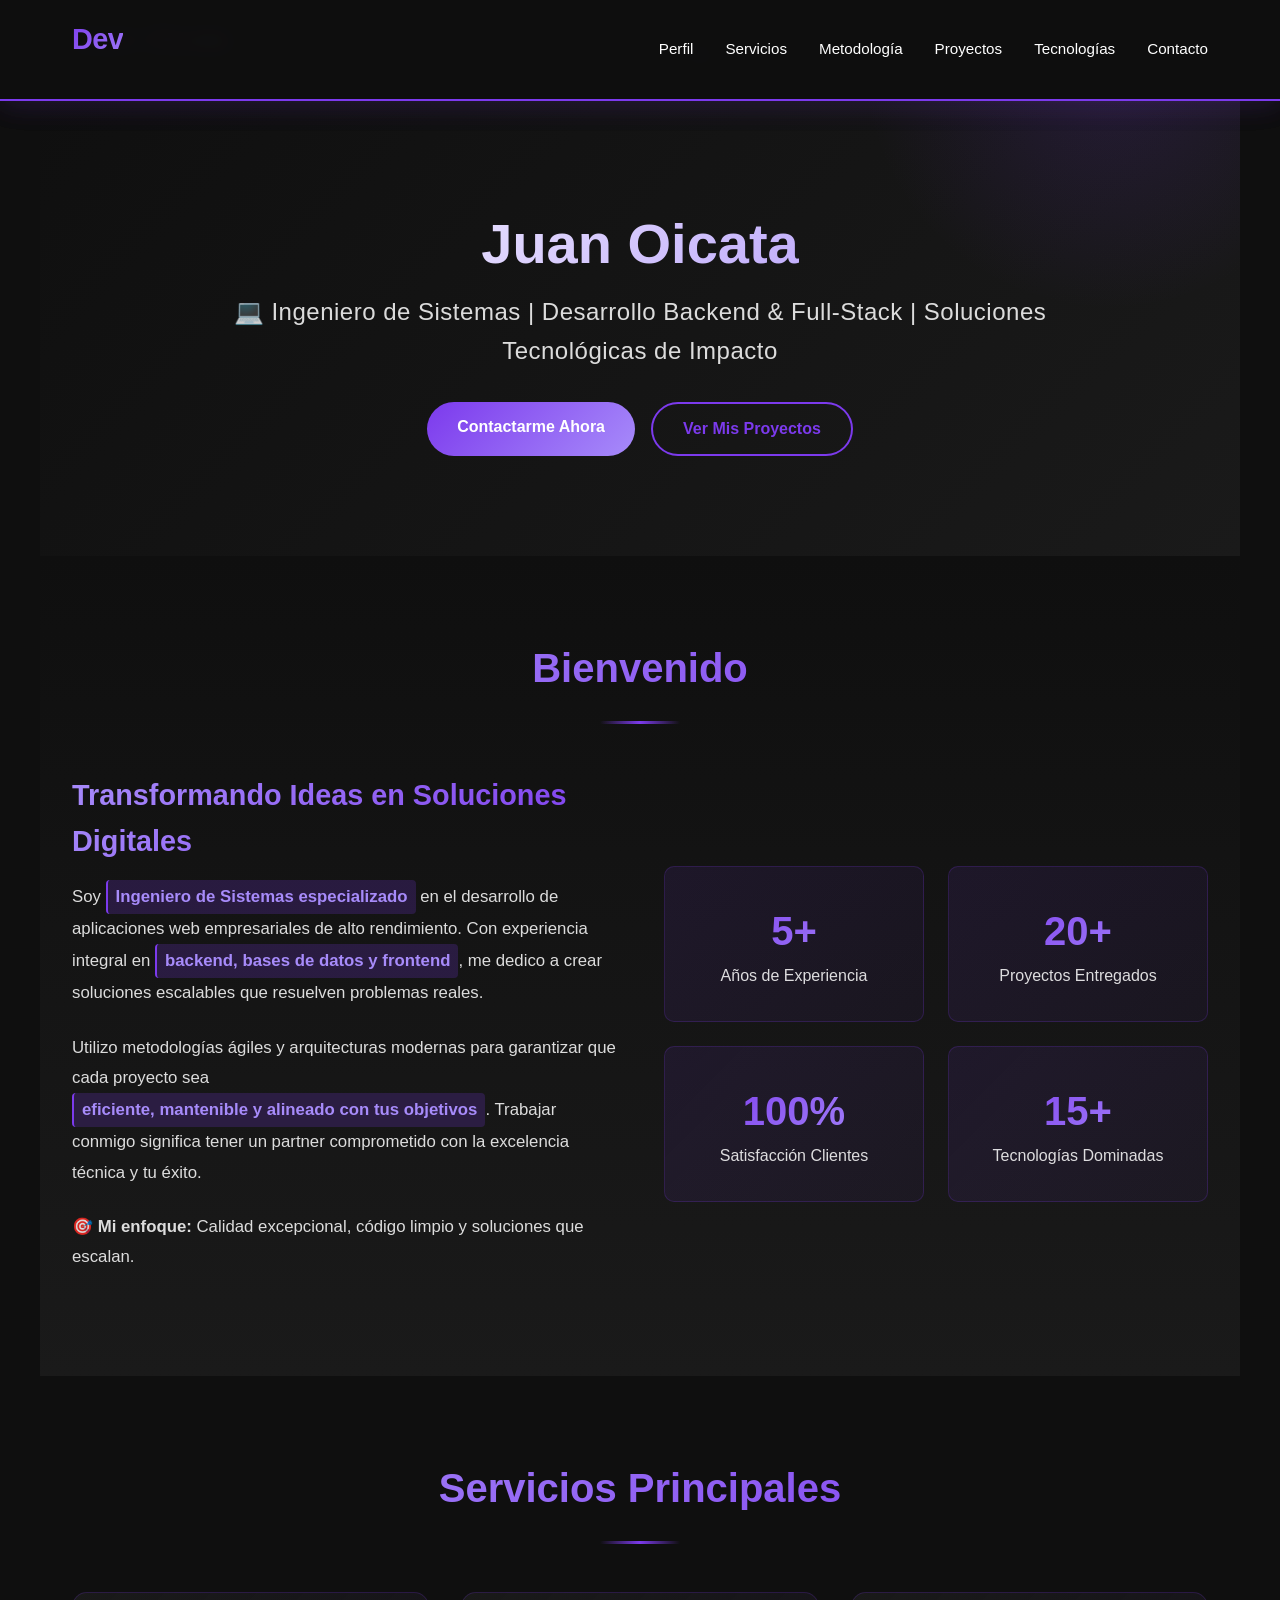
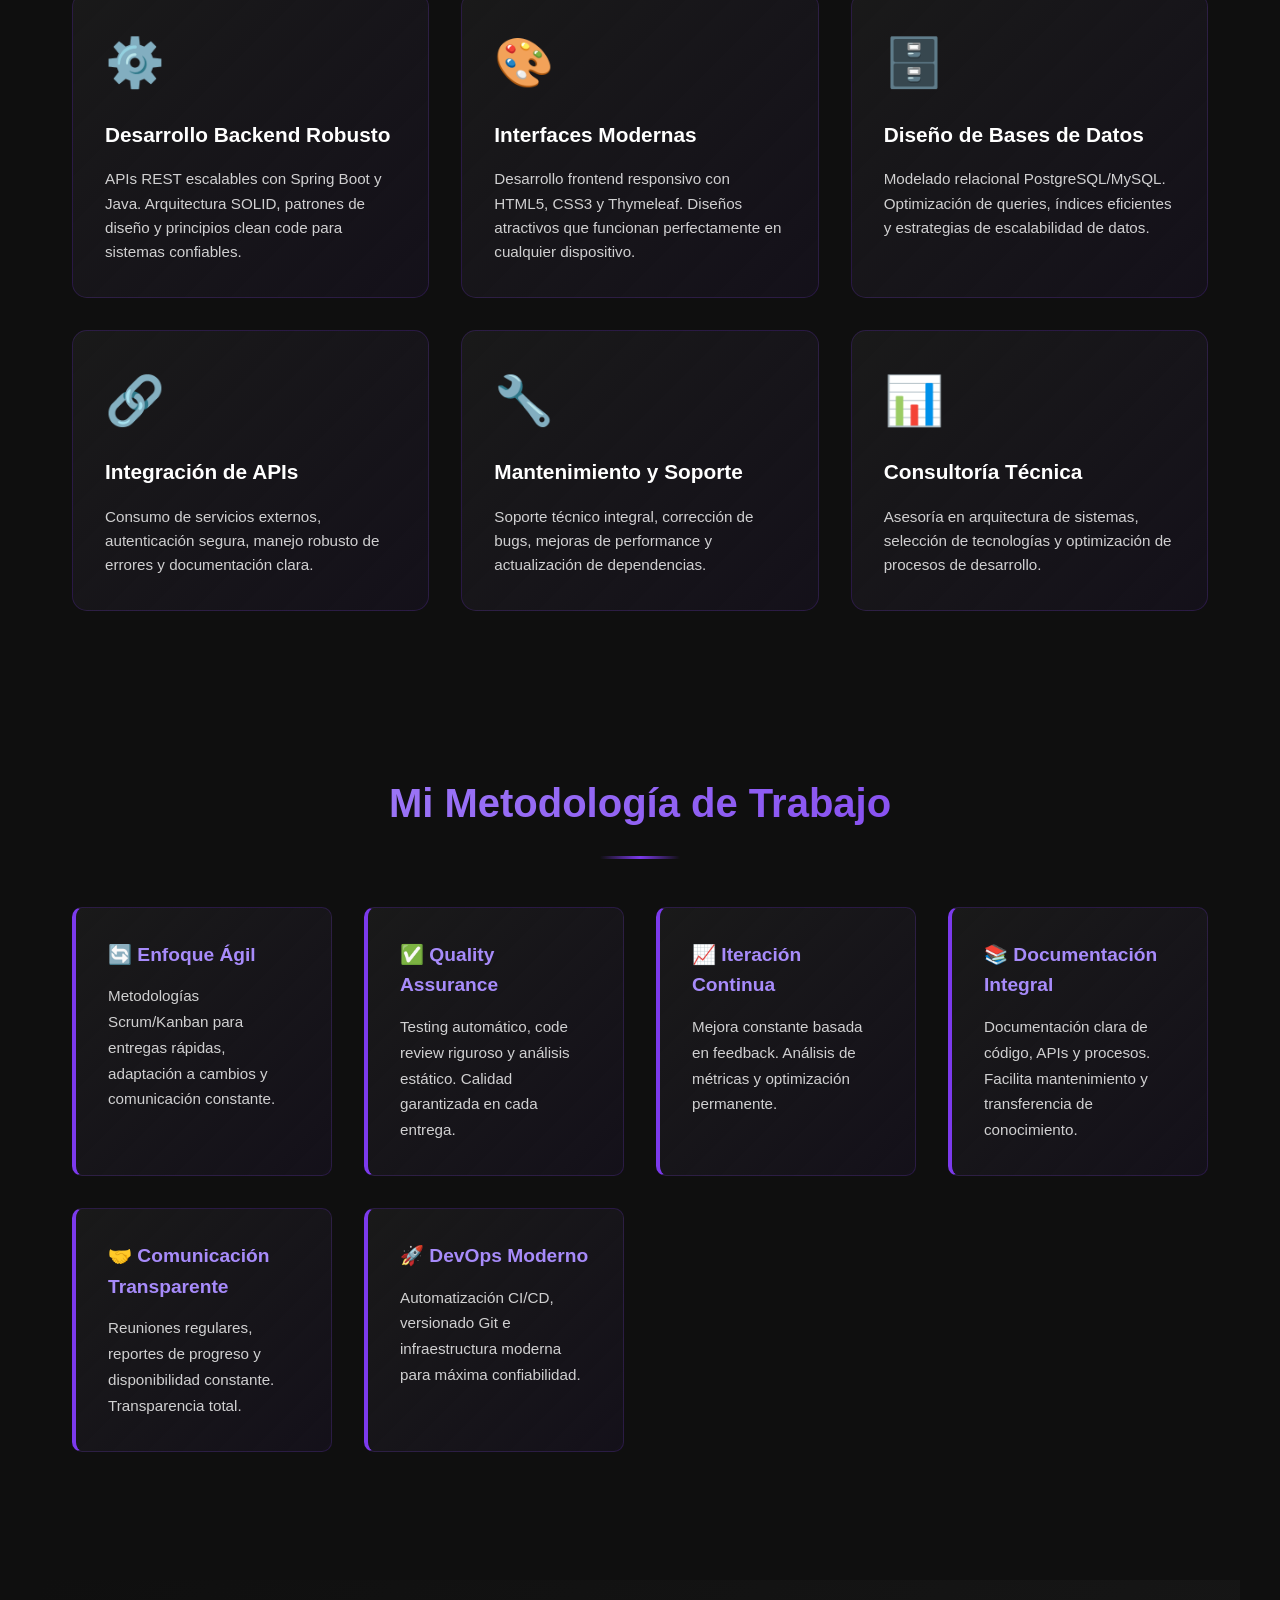
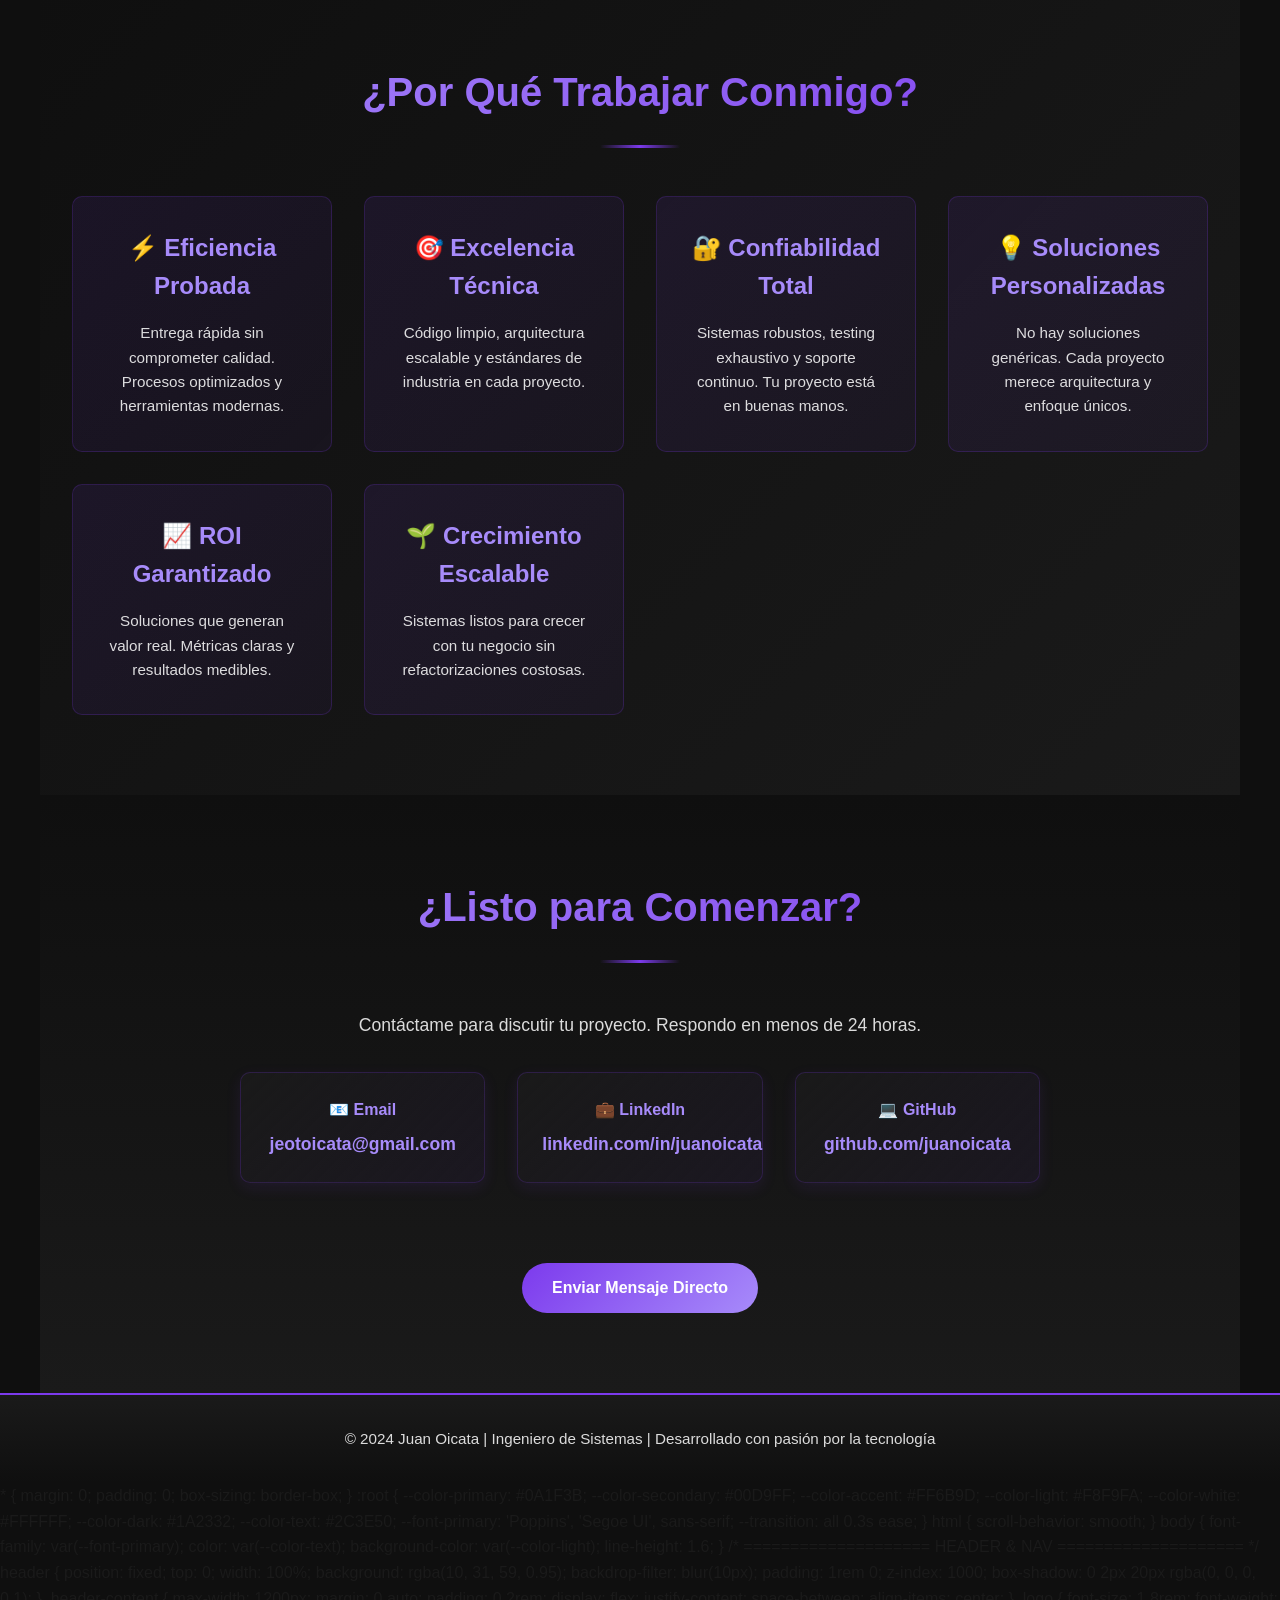
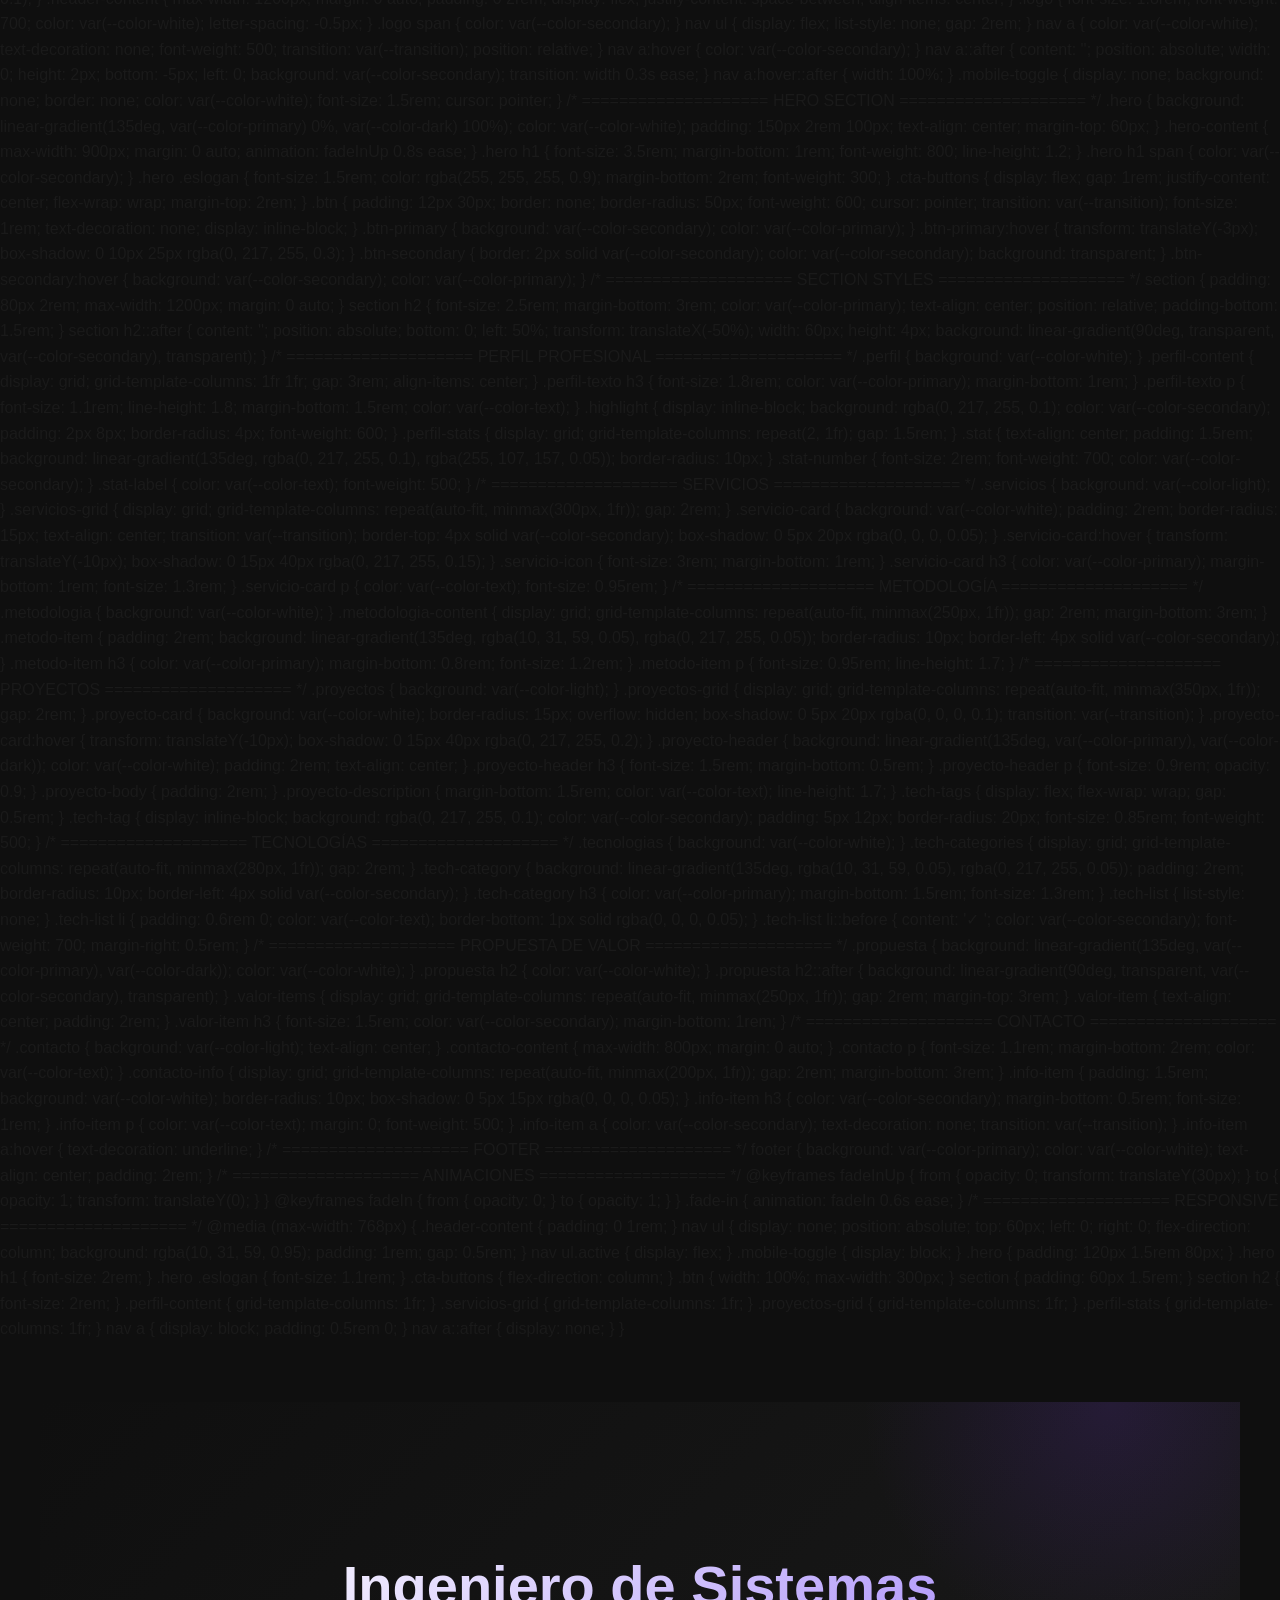
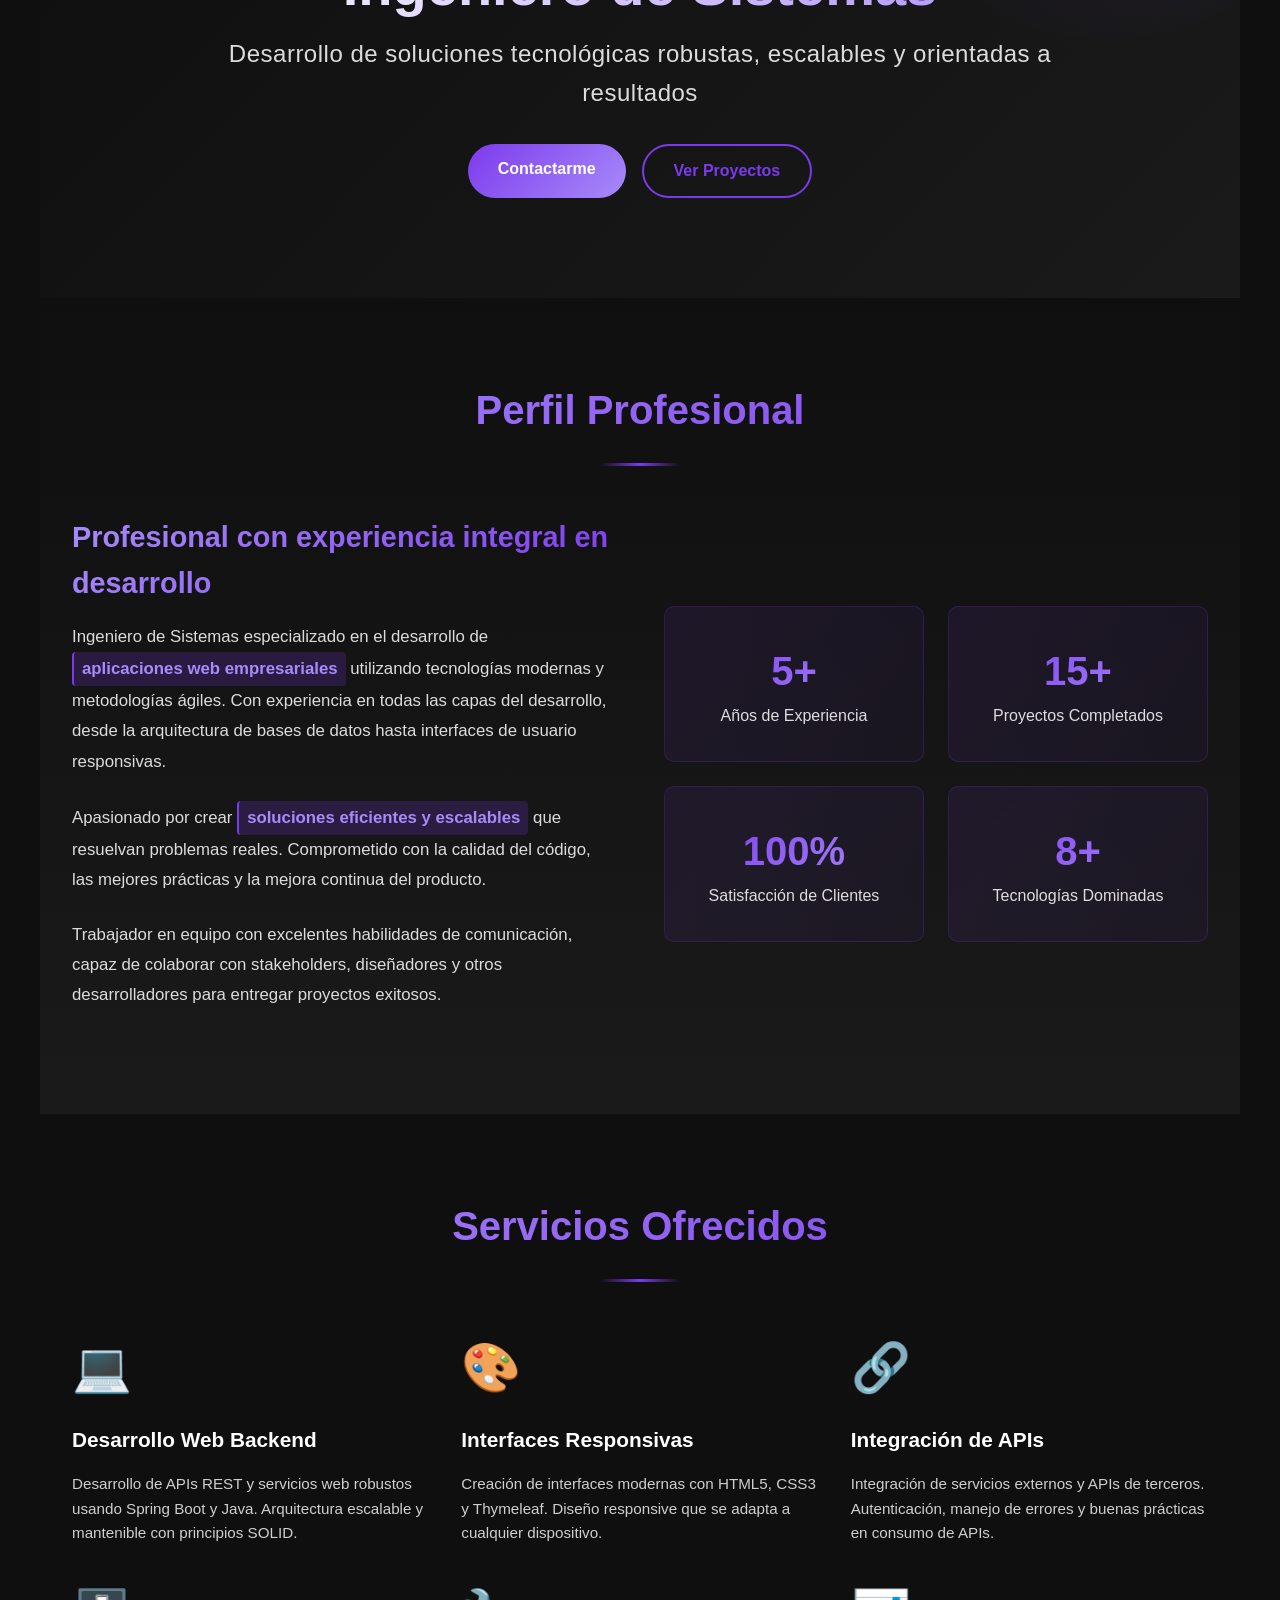
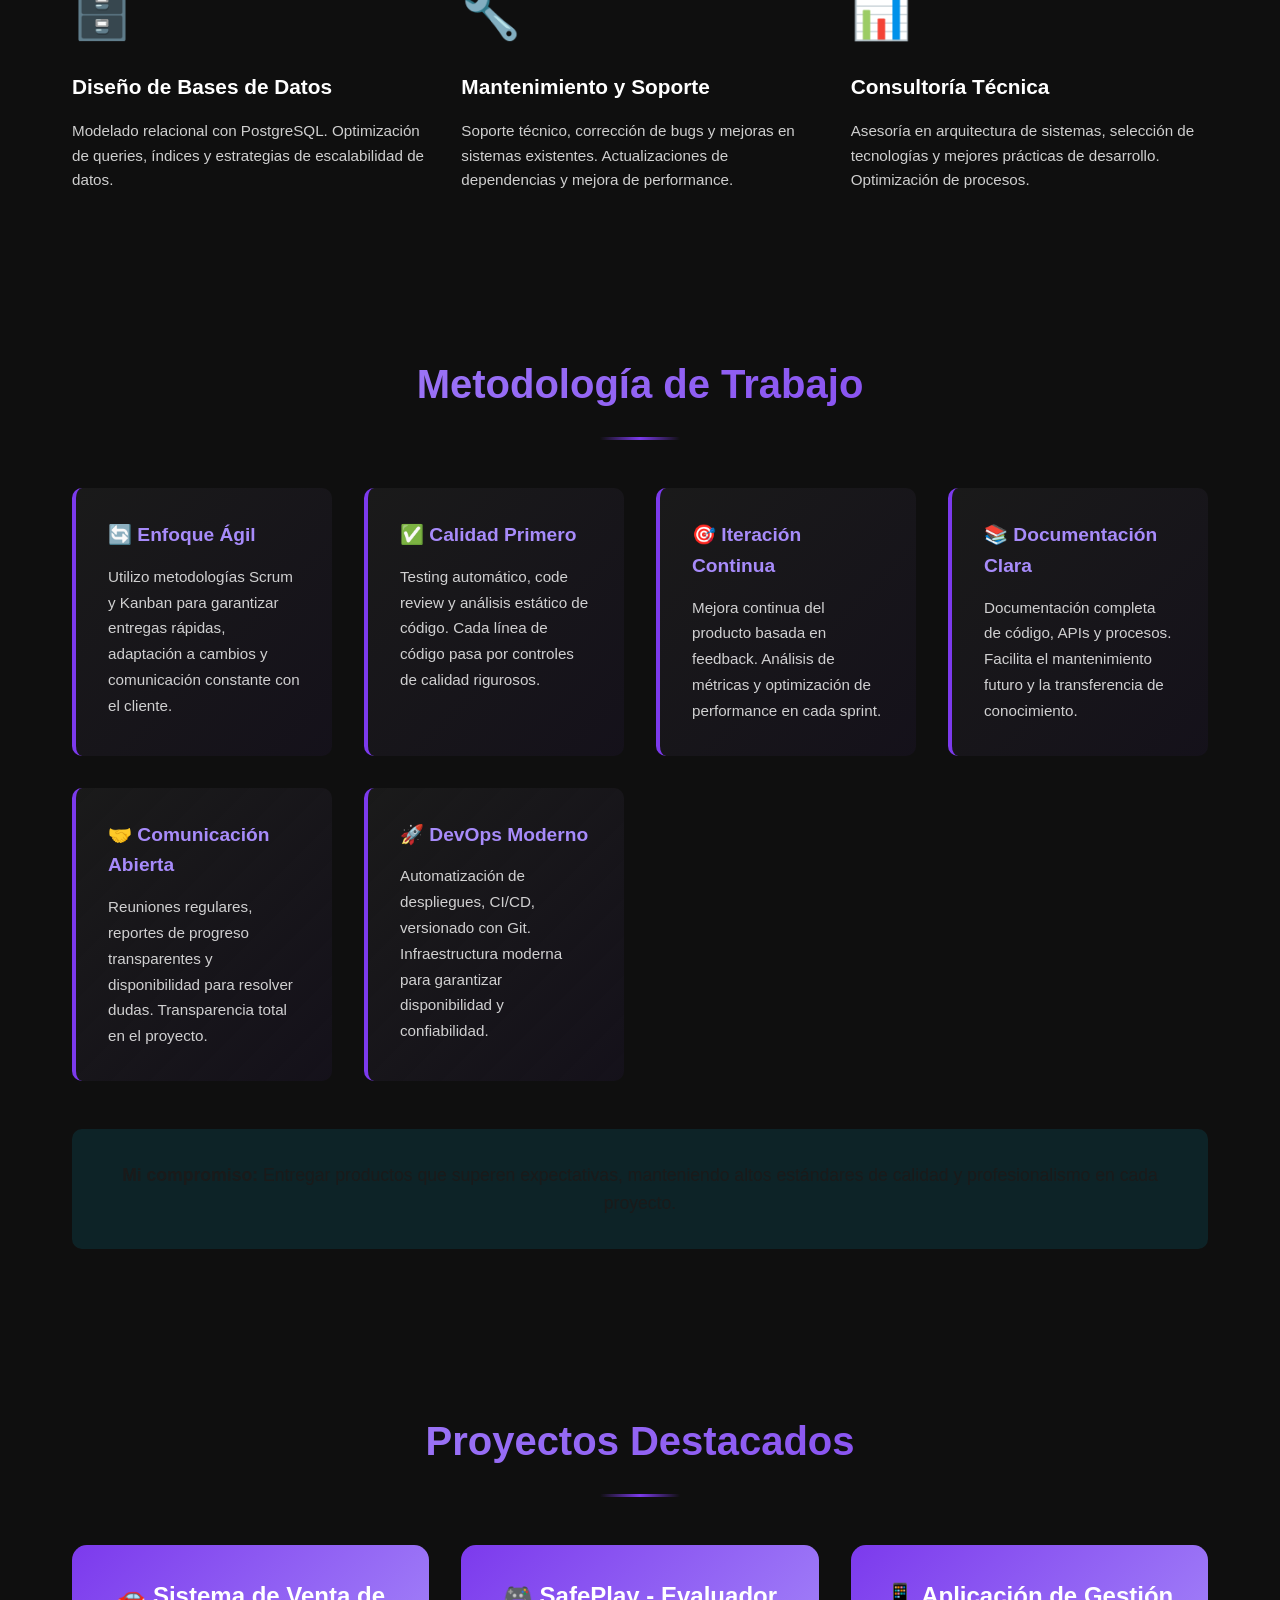
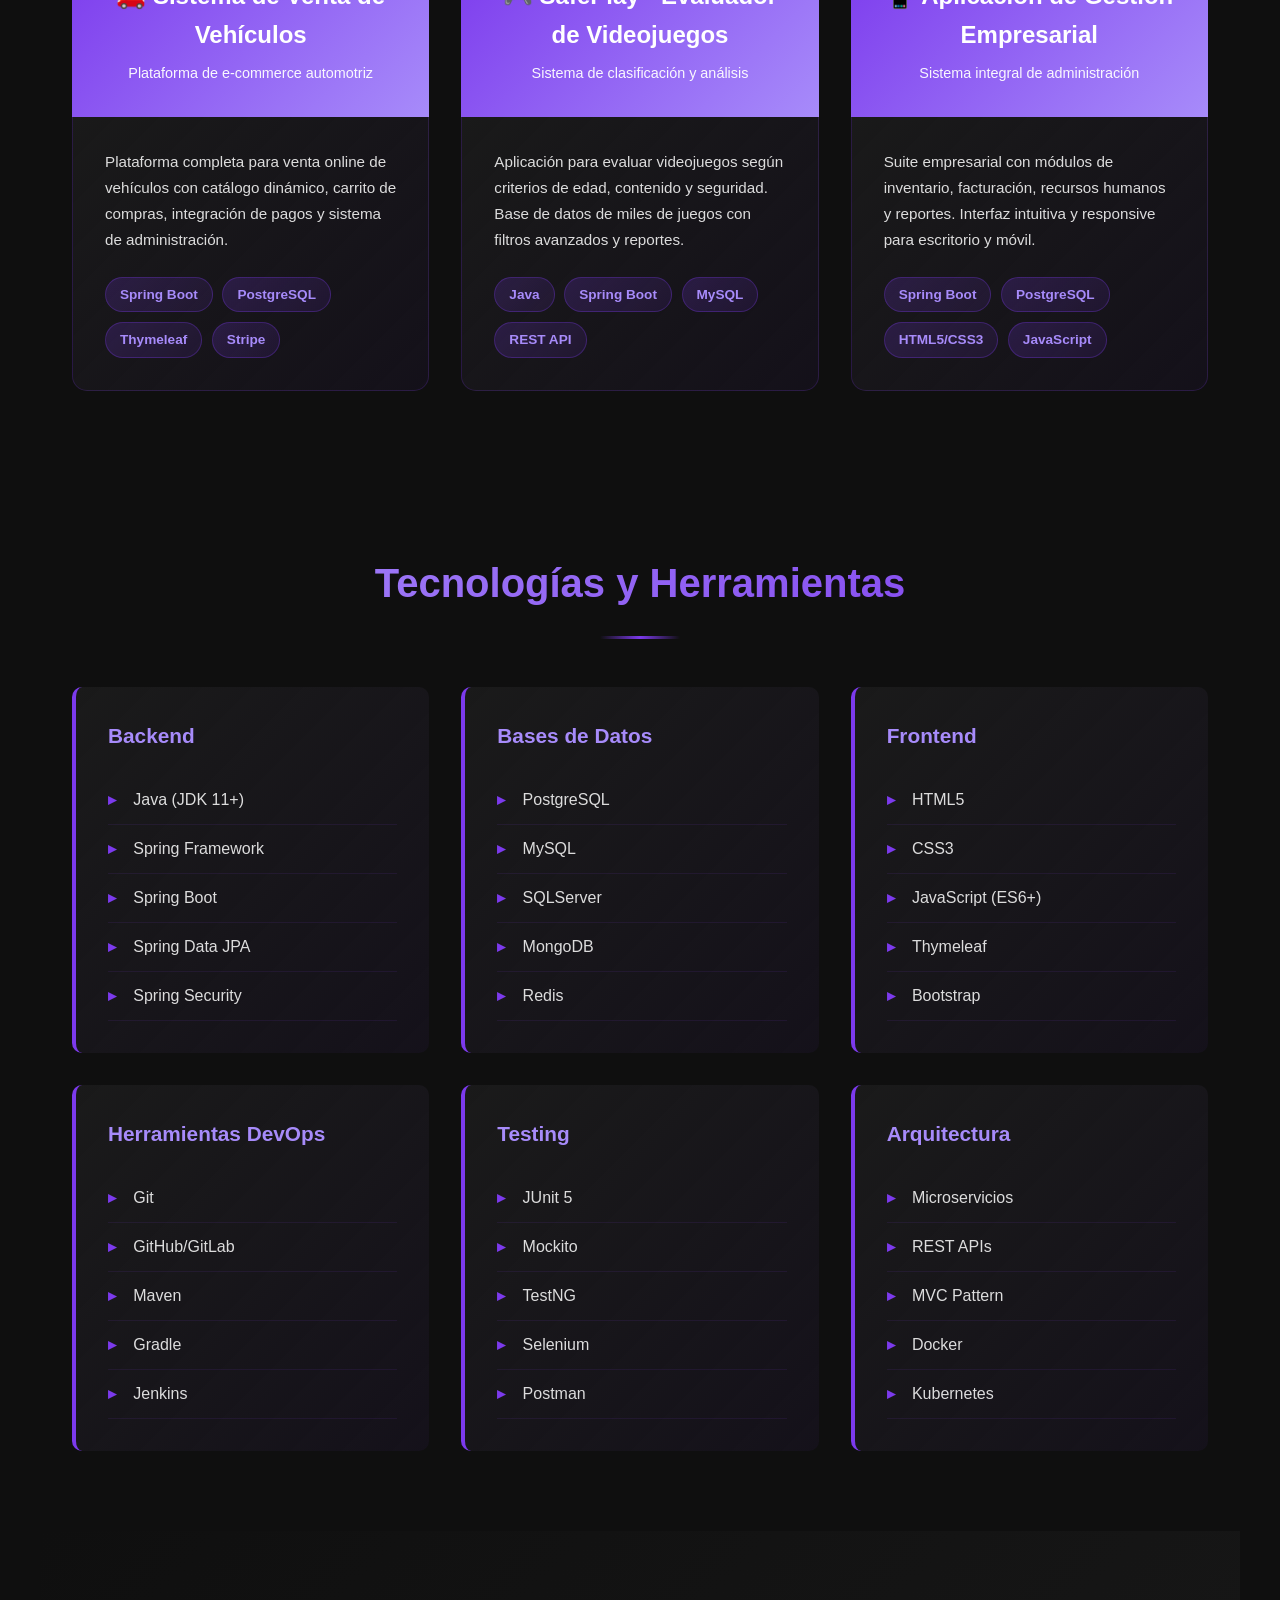
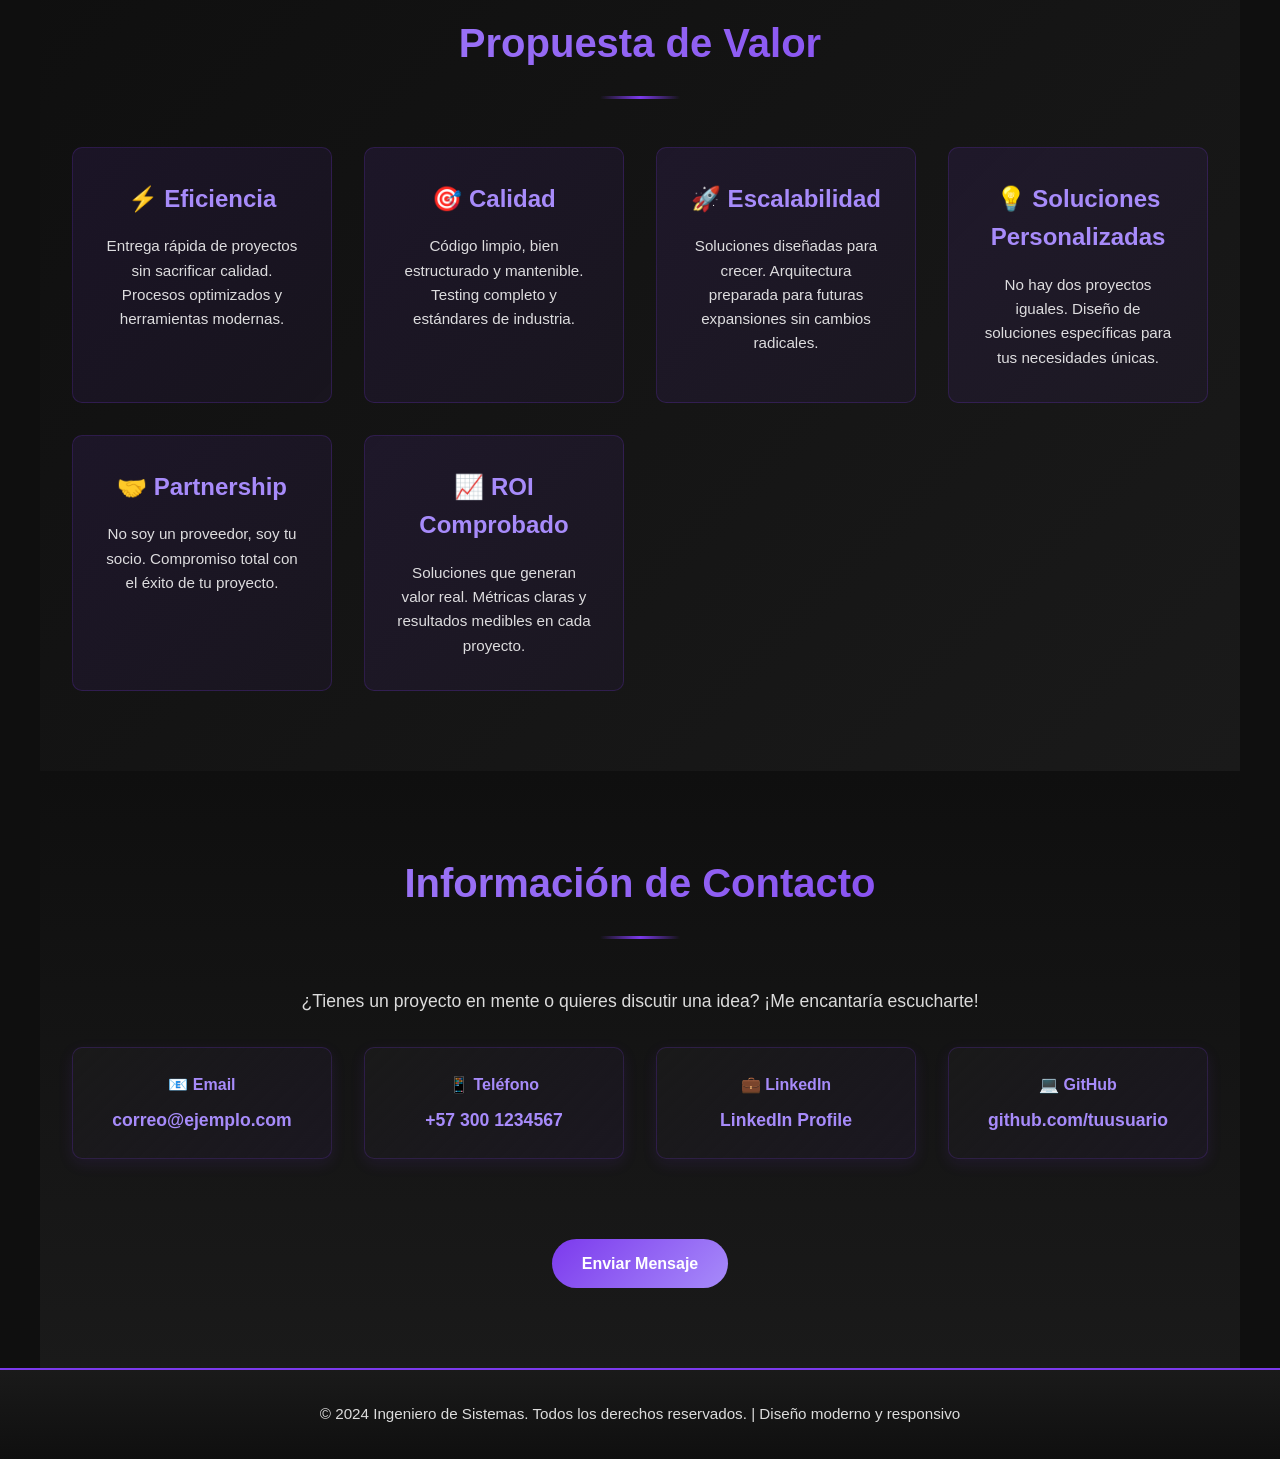
<file: index.html>
<!DOCTYPE html>
<html lang="es">
<head>
    <meta charset="UTF-8">
    <meta name="viewport" content="width=device-width, initial-scale=1.0">
    <title>Juan Oicata | Ingeniero de Sistemas</title>
    <link rel="stylesheet" href="styles.css">
</head>
<body>
    <!-- HEADER Y NAVEGACIÓN -->
    <header>
        <div class="header-content">
            <div class="logo">
                Juan Oicata
                <span>Ingeniero de Sistemas</span>
            </div>
            <button class="mobile-toggle" onclick="toggleNav()">☰</button>
            <nav>
                <ul id="navMenu">
                    <li><a href="index.html" onclick="closeNav()">Inicio</a></li>
                    <li><a href="sobre-mi.html" onclick="closeNav()">Sobre mí</a></li>
                    <li><a href="servicios.html" onclick="closeNav()">Servicios</a></li>
                    <li><a href="proyectos.html" onclick="closeNav()">Proyectos</a></li>
                    <li><a href="habilidades.html" onclick="closeNav()">Habilidades</a></li>
                    <li><a href="contacto.html" onclick="closeNav()">Contacto</a></li>
                </ul>
            </nav>
        </div>
    </header>

    <!-- PORTADA / HERO -->
    <section class="hero">
        <div class="hero-content">
            <h1><span>Juan Oicata</span></h1>
            <p class="eslogan">💻 Ingeniero de Sistemas | Desarrollo Backend & Full-Stack | Soluciones Tecnológicas de Impacto</p>
            <div class="cta-buttons">
                <a href="contacto.html" class="btn btn-primary">Contactarme Ahora</a>
                <a href="proyectos.html" class="btn btn-secondary">Ver Mis Proyectos</a>
            </div>
        </div>
    </section>

    <!-- INTRODUCCIÓN RÁPIDA -->
    <section class="perfil">
        <h2>Bienvenido</h2>
        <div class="perfil-content">
            <div class="perfil-texto">
                <h3>Transformando Ideas en Soluciones Digitales</h3>
                <p>
                    Soy <span class="highlight">Ingeniero de Sistemas especializado</span> en el desarrollo de aplicaciones web empresariales 
                    de alto rendimiento. Con experiencia integral en <span class="highlight">backend, bases de datos y frontend</span>, 
                    me dedico a crear soluciones escalables que resuelven problemas reales.
                </p>
                <p>
                    Utilizo metodologías ágiles y arquitecturas modernas para garantizar que cada proyecto sea 
                    <span class="highlight">eficiente, mantenible y alineado con tus objetivos</span>. Trabajar conmigo significa tener 
                    un partner comprometido con la excelencia técnica y tu éxito.
                </p>
                <p>
                    🎯 <strong>Mi enfoque:</strong> Calidad excepcional, código limpio y soluciones que escalan.
                </p>
            </div>
            <div class="perfil-stats">
                <div class="stat">
                    <div class="stat-number">5+</div>
                    <div class="stat-label">Años de Experiencia</div>
                </div>
                <div class="stat">
                    <div class="stat-number">20+</div>
                    <div class="stat-label">Proyectos Entregados</div>
                </div>
                <div class="stat">
                    <div class="stat-number">100%</div>
                    <div class="stat-label">Satisfacción Clientes</div>
                </div>
                <div class="stat">
                    <div class="stat-number">15+</div>
                    <div class="stat-label">Tecnologías Dominadas</div>
                </div>
            </div>
        </div>
    </section>

    <!-- SERVICIOS PRINCIPALES -->
    <section class="servicios">
        <h2>Servicios Principales</h2>
        <div class="servicios-grid">
            <div class="card servicio-card">
                <div class="servicio-icon">⚙️</div>
                <h3>Desarrollo Backend Robusto</h3>
                <p>APIs REST escalables con Spring Boot y Java. Arquitectura SOLID, patrones de diseño y principios clean code para sistemas confiables.</p>
            </div>
            <div class="card servicio-card">
                <div class="servicio-icon">🎨</div>
                <h3>Interfaces Modernas</h3>
                <p>Desarrollo frontend responsivo con HTML5, CSS3 y Thymeleaf. Diseños atractivos que funcionan perfectamente en cualquier dispositivo.</p>
            </div>
            <div class="card servicio-card">
                <div class="servicio-icon">🗄️</div>
                <h3>Diseño de Bases de Datos</h3>
                <p>Modelado relacional PostgreSQL/MySQL. Optimización de queries, índices eficientes y estrategias de escalabilidad de datos.</p>
            </div>
            <div class="card servicio-card">
                <div class="servicio-icon">🔗</div>
                <h3>Integración de APIs</h3>
                <p>Consumo de servicios externos, autenticación segura, manejo robusto de errores y documentación clara.</p>
            </div>
            <div class="card servicio-card">
                <div class="servicio-icon">🔧</div>
                <h3>Mantenimiento y Soporte</h3>
                <p>Soporte técnico integral, corrección de bugs, mejoras de performance y actualización de dependencias.</p>
            </div>
            <div class="card servicio-card">
                <div class="servicio-icon">📊</div>
                <h3>Consultoría Técnica</h3>
                <p>Asesoría en arquitectura de sistemas, selección de tecnologías y optimización de procesos de desarrollo.</p>
            </div>
        </div>
    </section>

    <!-- METODOLOGÍA -->
    <section class="metodologia">
        <h2>Mi Metodología de Trabajo</h2>
        <div class="metodologia-content">
            <div class="card metodo-item">
                <h3>🔄 Enfoque Ágil</h3>
                <p>Metodologías Scrum/Kanban para entregas rápidas, adaptación a cambios y comunicación constante.</p>
            </div>
            <div class="card metodo-item">
                <h3>✅ Quality Assurance</h3>
                <p>Testing automático, code review riguroso y análisis estático. Calidad garantizada en cada entrega.</p>
            </div>
            <div class="card metodo-item">
                <h3>📈 Iteración Continua</h3>
                <p>Mejora constante basada en feedback. Análisis de métricas y optimización permanente.</p>
            </div>
            <div class="card metodo-item">
                <h3>📚 Documentación Integral</h3>
                <p>Documentación clara de código, APIs y procesos. Facilita mantenimiento y transferencia de conocimiento.</p>
            </div>
            <div class="card metodo-item">
                <h3>🤝 Comunicación Transparente</h3>
                <p>Reuniones regulares, reportes de progreso y disponibilidad constante. Transparencia total.</p>
            </div>
            <div class="card metodo-item">
                <h3>🚀 DevOps Moderno</h3>
                <p>Automatización CI/CD, versionado Git e infraestructura moderna para máxima confiabilidad.</p>
            </div>
        </div>
    </section>

    <!-- PROPUESTA DE VALOR -->
    <section class="propuesta">
        <h2>¿Por Qué Trabajar Conmigo?</h2>
        <div class="valor-items">
            <div class="valor-item">
                <h3>⚡ Eficiencia Probada</h3>
                <p>Entrega rápida sin comprometer calidad. Procesos optimizados y herramientas modernas.</p>
            </div>
            <div class="valor-item">
                <h3>🎯 Excelencia Técnica</h3>
                <p>Código limpio, arquitectura escalable y estándares de industria en cada proyecto.</p>
            </div>
            <div class="valor-item">
                <h3>🔐 Confiabilidad Total</h3>
                <p>Sistemas robustos, testing exhaustivo y soporte continuo. Tu proyecto está en buenas manos.</p>
            </div>
            <div class="valor-item">
                <h3>💡 Soluciones Personalizadas</h3>
                <p>No hay soluciones genéricas. Cada proyecto merece arquitectura y enfoque únicos.</p>
            </div>
            <div class="valor-item">
                <h3>📈 ROI Garantizado</h3>
                <p>Soluciones que generan valor real. Métricas claras y resultados medibles.</p>
            </div>
            <div class="valor-item">
                <h3>🌱 Crecimiento Escalable</h3>
                <p>Sistemas listos para crecer con tu negocio sin refactorizaciones costosas.</p>
            </div>
        </div>
    </section>

    <!-- INFORMACIÓN DE CONTACTO -->
    <section class="contacto">
        <h2>¿Listo para Comenzar?</h2>
        <div class="contacto-content">
            <p>Contáctame para discutir tu proyecto. Respondo en menos de 24 horas.</p>
            <div class="contacto-info">
                <div class="info-item">
                    <h3>📧 Email</h3>
                    <p><a href="mailto:jeotoicata@gmail.com">jeotoicata@gmail.com</a></p>
                </div>
                <div class="info-item">
                    <h3>💼 LinkedIn</h3>
                    <p><a href="https://linkedin.com/in/juanoicata" target="_blank">linkedin.com/in/juanoicata</a></p>
                </div>
                <div class="info-item">
                    <h3>💻 GitHub</h3>
                    <p><a href="https://github.com/juanoicata" target="_blank">github.com/juanoicata</a></p>
                </div>
            </div>
            <a href="contacto.html" class="btn btn-primary" style="margin-top: 2rem;">Enviar Mensaje Directo</a>
        </div>
    </section>

    <!-- FOOTER -->
    <footer>
        <p>&copy; 2024 Juan Oicata | Ingeniero de Sistemas | Desarrollado con pasión por la tecnología</p>
    </footer>

    <script src="script.js"></script>
</body>
</html>
        * {
            margin: 0;
            padding: 0;
            box-sizing: border-box;
        }

        :root {
            --color-primary: #0A1F3B;
            --color-secondary: #00D9FF;
            --color-accent: #FF6B9D;
            --color-light: #F8F9FA;
            --color-white: #FFFFFF;
            --color-dark: #1A2332;
            --color-text: #2C3E50;
            --font-primary: 'Poppins', 'Segoe UI', sans-serif;
            --transition: all 0.3s ease;
        }

        html {
            scroll-behavior: smooth;
        }

        body {
            font-family: var(--font-primary);
            color: var(--color-text);
            background-color: var(--color-light);
            line-height: 1.6;
        }

        /* ==================== HEADER & NAV ==================== */
        header {
            position: fixed;
            top: 0;
            width: 100%;
            background: rgba(10, 31, 59, 0.95);
            backdrop-filter: blur(10px);
            padding: 1rem 0;
            z-index: 1000;
            box-shadow: 0 2px 20px rgba(0, 0, 0, 0.1);
        }

        .header-content {
            max-width: 1200px;
            margin: 0 auto;
            padding: 0 2rem;
            display: flex;
            justify-content: space-between;
            align-items: center;
        }

        .logo {
            font-size: 1.8rem;
            font-weight: 700;
            color: var(--color-white);
            letter-spacing: -0.5px;
        }

        .logo span {
            color: var(--color-secondary);
        }

        nav ul {
            display: flex;
            list-style: none;
            gap: 2rem;
        }

        nav a {
            color: var(--color-white);
            text-decoration: none;
            font-weight: 500;
            transition: var(--transition);
            position: relative;
        }

        nav a:hover {
            color: var(--color-secondary);
        }

        nav a::after {
            content: '';
            position: absolute;
            width: 0;
            height: 2px;
            bottom: -5px;
            left: 0;
            background: var(--color-secondary);
            transition: width 0.3s ease;
        }

        nav a:hover::after {
            width: 100%;
        }

        .mobile-toggle {
            display: none;
            background: none;
            border: none;
            color: var(--color-white);
            font-size: 1.5rem;
            cursor: pointer;
        }

        /* ==================== HERO SECTION ==================== */
        .hero {
            background: linear-gradient(135deg, var(--color-primary) 0%, var(--color-dark) 100%);
            color: var(--color-white);
            padding: 150px 2rem 100px;
            text-align: center;
            margin-top: 60px;
        }

        .hero-content {
            max-width: 900px;
            margin: 0 auto;
            animation: fadeInUp 0.8s ease;
        }

        .hero h1 {
            font-size: 3.5rem;
            margin-bottom: 1rem;
            font-weight: 800;
            line-height: 1.2;
        }

        .hero h1 span {
            color: var(--color-secondary);
        }

        .hero .eslogan {
            font-size: 1.5rem;
            color: rgba(255, 255, 255, 0.9);
            margin-bottom: 2rem;
            font-weight: 300;
        }

        .cta-buttons {
            display: flex;
            gap: 1rem;
            justify-content: center;
            flex-wrap: wrap;
            margin-top: 2rem;
        }

        .btn {
            padding: 12px 30px;
            border: none;
            border-radius: 50px;
            font-weight: 600;
            cursor: pointer;
            transition: var(--transition);
            font-size: 1rem;
            text-decoration: none;
            display: inline-block;
        }

        .btn-primary {
            background: var(--color-secondary);
            color: var(--color-primary);
        }

        .btn-primary:hover {
            transform: translateY(-3px);
            box-shadow: 0 10px 25px rgba(0, 217, 255, 0.3);
        }

        .btn-secondary {
            border: 2px solid var(--color-secondary);
            color: var(--color-secondary);
            background: transparent;
        }

        .btn-secondary:hover {
            background: var(--color-secondary);
            color: var(--color-primary);
        }

        /* ==================== SECTION STYLES ==================== */
        section {
            padding: 80px 2rem;
            max-width: 1200px;
            margin: 0 auto;
        }

        section h2 {
            font-size: 2.5rem;
            margin-bottom: 3rem;
            color: var(--color-primary);
            text-align: center;
            position: relative;
            padding-bottom: 1.5rem;
        }

        section h2::after {
            content: '';
            position: absolute;
            bottom: 0;
            left: 50%;
            transform: translateX(-50%);
            width: 60px;
            height: 4px;
            background: linear-gradient(90deg, transparent, var(--color-secondary), transparent);
        }

        /* ==================== PERFIL PROFESIONAL ==================== */
        .perfil {
            background: var(--color-white);
        }

        .perfil-content {
            display: grid;
            grid-template-columns: 1fr 1fr;
            gap: 3rem;
            align-items: center;
        }

        .perfil-texto h3 {
            font-size: 1.8rem;
            color: var(--color-primary);
            margin-bottom: 1rem;
        }

        .perfil-texto p {
            font-size: 1.1rem;
            line-height: 1.8;
            margin-bottom: 1.5rem;
            color: var(--color-text);
        }

        .highlight {
            display: inline-block;
            background: rgba(0, 217, 255, 0.1);
            color: var(--color-secondary);
            padding: 2px 8px;
            border-radius: 4px;
            font-weight: 600;
        }

        .perfil-stats {
            display: grid;
            grid-template-columns: repeat(2, 1fr);
            gap: 1.5rem;
        }

        .stat {
            text-align: center;
            padding: 1.5rem;
            background: linear-gradient(135deg, rgba(0, 217, 255, 0.1), rgba(255, 107, 157, 0.05));
            border-radius: 10px;
        }

        .stat-number {
            font-size: 2rem;
            font-weight: 700;
            color: var(--color-secondary);
        }

        .stat-label {
            color: var(--color-text);
            font-weight: 500;
        }

        /* ==================== SERVICIOS ==================== */
        .servicios {
            background: var(--color-light);
        }

        .servicios-grid {
            display: grid;
            grid-template-columns: repeat(auto-fit, minmax(300px, 1fr));
            gap: 2rem;
        }

        .servicio-card {
            background: var(--color-white);
            padding: 2rem;
            border-radius: 15px;
            text-align: center;
            transition: var(--transition);
            border-top: 4px solid var(--color-secondary);
            box-shadow: 0 5px 20px rgba(0, 0, 0, 0.05);
        }

        .servicio-card:hover {
            transform: translateY(-10px);
            box-shadow: 0 15px 40px rgba(0, 217, 255, 0.15);
        }

        .servicio-icon {
            font-size: 3rem;
            margin-bottom: 1rem;
        }

        .servicio-card h3 {
            color: var(--color-primary);
            margin-bottom: 1rem;
            font-size: 1.3rem;
        }

        .servicio-card p {
            color: var(--color-text);
            font-size: 0.95rem;
        }

        /* ==================== METODOLOGÍA ==================== */
        .metodologia {
            background: var(--color-white);
        }

        .metodologia-content {
            display: grid;
            grid-template-columns: repeat(auto-fit, minmax(250px, 1fr));
            gap: 2rem;
            margin-bottom: 3rem;
        }

        .metodo-item {
            padding: 2rem;
            background: linear-gradient(135deg, rgba(10, 31, 59, 0.05), rgba(0, 217, 255, 0.05));
            border-radius: 10px;
            border-left: 4px solid var(--color-secondary);
        }

        .metodo-item h3 {
            color: var(--color-primary);
            margin-bottom: 0.8rem;
            font-size: 1.2rem;
        }

        .metodo-item p {
            font-size: 0.95rem;
            line-height: 1.7;
        }

        /* ==================== PROYECTOS ==================== */
        .proyectos {
            background: var(--color-light);
        }

        .proyectos-grid {
            display: grid;
            grid-template-columns: repeat(auto-fit, minmax(350px, 1fr));
            gap: 2rem;
        }

        .proyecto-card {
            background: var(--color-white);
            border-radius: 15px;
            overflow: hidden;
            box-shadow: 0 5px 20px rgba(0, 0, 0, 0.1);
            transition: var(--transition);
        }

        .proyecto-card:hover {
            transform: translateY(-10px);
            box-shadow: 0 15px 40px rgba(0, 217, 255, 0.2);
        }

        .proyecto-header {
            background: linear-gradient(135deg, var(--color-primary), var(--color-dark));
            color: var(--color-white);
            padding: 2rem;
            text-align: center;
        }

        .proyecto-header h3 {
            font-size: 1.5rem;
            margin-bottom: 0.5rem;
        }

        .proyecto-header p {
            font-size: 0.9rem;
            opacity: 0.9;
        }

        .proyecto-body {
            padding: 2rem;
        }

        .proyecto-description {
            margin-bottom: 1.5rem;
            color: var(--color-text);
            line-height: 1.7;
        }

        .tech-tags {
            display: flex;
            flex-wrap: wrap;
            gap: 0.5rem;
        }

        .tech-tag {
            display: inline-block;
            background: rgba(0, 217, 255, 0.1);
            color: var(--color-secondary);
            padding: 5px 12px;
            border-radius: 20px;
            font-size: 0.85rem;
            font-weight: 500;
        }

        /* ==================== TECNOLOGÍAS ==================== */
        .tecnologias {
            background: var(--color-white);
        }

        .tech-categories {
            display: grid;
            grid-template-columns: repeat(auto-fit, minmax(280px, 1fr));
            gap: 2rem;
        }

        .tech-category {
            background: linear-gradient(135deg, rgba(10, 31, 59, 0.05), rgba(0, 217, 255, 0.05));
            padding: 2rem;
            border-radius: 10px;
            border-left: 4px solid var(--color-secondary);
        }

        .tech-category h3 {
            color: var(--color-primary);
            margin-bottom: 1.5rem;
            font-size: 1.3rem;
        }

        .tech-list {
            list-style: none;
        }

        .tech-list li {
            padding: 0.6rem 0;
            color: var(--color-text);
            border-bottom: 1px solid rgba(0, 0, 0, 0.05);
        }

        .tech-list li::before {
            content: '✓ ';
            color: var(--color-secondary);
            font-weight: 700;
            margin-right: 0.5rem;
        }

        /* ==================== PROPUESTA DE VALOR ==================== */
        .propuesta {
            background: linear-gradient(135deg, var(--color-primary), var(--color-dark));
            color: var(--color-white);
        }

        .propuesta h2 {
            color: var(--color-white);
        }

        .propuesta h2::after {
            background: linear-gradient(90deg, transparent, var(--color-secondary), transparent);
        }

        .valor-items {
            display: grid;
            grid-template-columns: repeat(auto-fit, minmax(250px, 1fr));
            gap: 2rem;
            margin-top: 3rem;
        }

        .valor-item {
            text-align: center;
            padding: 2rem;
        }

        .valor-item h3 {
            font-size: 1.5rem;
            color: var(--color-secondary);
            margin-bottom: 1rem;
        }

        /* ==================== CONTACTO ==================== */
        .contacto {
            background: var(--color-light);
            text-align: center;
        }

        .contacto-content {
            max-width: 800px;
            margin: 0 auto;
        }

        .contacto p {
            font-size: 1.1rem;
            margin-bottom: 2rem;
            color: var(--color-text);
        }

        .contacto-info {
            display: grid;
            grid-template-columns: repeat(auto-fit, minmax(200px, 1fr));
            gap: 2rem;
            margin-bottom: 3rem;
        }

        .info-item {
            padding: 1.5rem;
            background: var(--color-white);
            border-radius: 10px;
            box-shadow: 0 5px 15px rgba(0, 0, 0, 0.05);
        }

        .info-item h3 {
            color: var(--color-secondary);
            margin-bottom: 0.5rem;
            font-size: 1rem;
        }

        .info-item p {
            color: var(--color-text);
            margin: 0;
            font-weight: 500;
        }

        .info-item a {
            color: var(--color-secondary);
            text-decoration: none;
            transition: var(--transition);
        }

        .info-item a:hover {
            text-decoration: underline;
        }

        /* ==================== FOOTER ==================== */
        footer {
            background: var(--color-primary);
            color: var(--color-white);
            text-align: center;
            padding: 2rem;
        }

        /* ==================== ANIMACIONES ==================== */
        @keyframes fadeInUp {
            from {
                opacity: 0;
                transform: translateY(30px);
            }
            to {
                opacity: 1;
                transform: translateY(0);
            }
        }

        @keyframes fadeIn {
            from {
                opacity: 0;
            }
            to {
                opacity: 1;
            }
        }

        .fade-in {
            animation: fadeIn 0.6s ease;
        }

        /* ==================== RESPONSIVE ==================== */
        @media (max-width: 768px) {
            .header-content {
                padding: 0 1rem;
            }

            nav ul {
                display: none;
                position: absolute;
                top: 60px;
                left: 0;
                right: 0;
                flex-direction: column;
                background: rgba(10, 31, 59, 0.95);
                padding: 1rem;
                gap: 0.5rem;
            }

            nav ul.active {
                display: flex;
            }

            .mobile-toggle {
                display: block;
            }

            .hero {
                padding: 120px 1.5rem 80px;
            }

            .hero h1 {
                font-size: 2rem;
            }

            .hero .eslogan {
                font-size: 1.1rem;
            }

            .cta-buttons {
                flex-direction: column;
            }

            .btn {
                width: 100%;
                max-width: 300px;
            }

            section {
                padding: 60px 1.5rem;
            }

            section h2 {
                font-size: 2rem;
            }

            .perfil-content {
                grid-template-columns: 1fr;
            }

            .servicios-grid {
                grid-template-columns: 1fr;
            }

            .proyectos-grid {
                grid-template-columns: 1fr;
            }

            .perfil-stats {
                grid-template-columns: 1fr;
            }

            nav a {
                display: block;
                padding: 0.5rem 0;
            }

            nav a::after {
                display: none;
            }
        }
    </style>
</head>
<body>
    <!-- HEADER Y NAVEGACIÓN -->
    <header>
        <div class="header-content">
            <div class="logo">Dev<span>Systems</span></div>
            <button class="mobile-toggle" onclick="toggleNav()">☰</button>
            <nav>
                <ul id="navMenu">
                    <li><a href="#perfil" onclick="closeNav()">Perfil</a></li>
                    <li><a href="#servicios" onclick="closeNav()">Servicios</a></li>
                    <li><a href="#metodologia" onclick="closeNav()">Metodología</a></li>
                    <li><a href="#proyectos" onclick="closeNav()">Proyectos</a></li>
                    <li><a href="#tecnologias" onclick="closeNav()">Tecnologías</a></li>
                    <li><a href="#contacto" onclick="closeNav()">Contacto</a></li>
                </ul>
            </nav>
        </div>
    </header>

    <!-- PORTADA / HERO -->
    <section class="hero">
        <div class="hero-content">
            <h1>Ingeniero de <span>Sistemas</span></h1>
            <p class="eslogan">Desarrollo de soluciones tecnológicas robustas, escalables y orientadas a resultados</p>
            <div class="cta-buttons">
                <a href="#contacto" class="btn btn-primary">Contactarme</a>
                <a href="#proyectos" class="btn btn-secondary">Ver Proyectos</a>
            </div>
        </div>
    </section>

    <!-- PERFIL PROFESIONAL -->
    <section class="perfil" id="perfil">
        <h2>Perfil Profesional</h2>
        <div class="perfil-content">
            <div class="perfil-texto">
                <h3>Profesional con experiencia integral en desarrollo</h3>
                <p>
                    Ingeniero de Sistemas especializado en el desarrollo de <span class="highlight">aplicaciones web empresariales</span> 
                    utilizando tecnologías modernas y metodologías ágiles. Con experiencia en todas las capas del desarrollo, 
                    desde la arquitectura de bases de datos hasta interfaces de usuario responsivas.
                </p>
                <p>
                    Apasionado por crear <span class="highlight">soluciones eficientes y escalables</span> que resuelvan problemas reales. 
                    Comprometido con la calidad del código, las mejores prácticas y la mejora continua del producto.
                </p>
                <p>
                    Trabajador en equipo con excelentes habilidades de comunicación, capaz de colaborar con stakeholders, 
                    diseñadores y otros desarrolladores para entregar proyectos exitosos.
                </p>
            </div>
            <div class="perfil-stats">
                <div class="stat">
                    <div class="stat-number">5+</div>
                    <div class="stat-label">Años de Experiencia</div>
                </div>
                <div class="stat">
                    <div class="stat-number">15+</div>
                    <div class="stat-label">Proyectos Completados</div>
                </div>
                <div class="stat">
                    <div class="stat-number">100%</div>
                    <div class="stat-label">Satisfacción de Clientes</div>
                </div>
                <div class="stat">
                    <div class="stat-number">8+</div>
                    <div class="stat-label">Tecnologías Dominadas</div>
                </div>
            </div>
        </div>
    </section>

    <!-- SERVICIOS OFRECIDOS -->
    <section class="servicios" id="servicios">
        <h2>Servicios Ofrecidos</h2>
        <div class="servicios-grid">
            <div class="servicio-card">
                <div class="servicio-icon">💻</div>
                <h3>Desarrollo Web Backend</h3>
                <p>Desarrollo de APIs REST y servicios web robustos usando Spring Boot y Java. Arquitectura escalable y mantenible con principios SOLID.</p>
            </div>
            <div class="servicio-card">
                <div class="servicio-icon">🎨</div>
                <h3>Interfaces Responsivas</h3>
                <p>Creación de interfaces modernas con HTML5, CSS3 y Thymeleaf. Diseño responsive que se adapta a cualquier dispositivo.</p>
            </div>
            <div class="servicio-card">
                <div class="servicio-icon">🔗</div>
                <h3>Integración de APIs</h3>
                <p>Integración de servicios externos y APIs de terceros. Autenticación, manejo de errores y buenas prácticas en consumo de APIs.</p>
            </div>
            <div class="servicio-card">
                <div class="servicio-icon">🗄️</div>
                <h3>Diseño de Bases de Datos</h3>
                <p>Modelado relacional con PostgreSQL. Optimización de queries, índices y estrategias de escalabilidad de datos.</p>
            </div>
            <div class="servicio-card">
                <div class="servicio-icon">🔧</div>
                <h3>Mantenimiento y Soporte</h3>
                <p>Soporte técnico, corrección de bugs y mejoras en sistemas existentes. Actualizaciones de dependencias y mejora de performance.</p>
            </div>
            <div class="servicio-card">
                <div class="servicio-icon">📊</div>
                <h3>Consultoría Técnica</h3>
                <p>Asesoría en arquitectura de sistemas, selección de tecnologías y mejores prácticas de desarrollo. Optimización de procesos.</p>
            </div>
        </div>
    </section>

    <!-- METODOLOGÍA DE TRABAJO -->
    <section class="metodologia" id="metodologia">
        <h2>Metodología de Trabajo</h2>
        <div class="metodologia-content">
            <div class="metodo-item">
                <h3>🔄 Enfoque Ágil</h3>
                <p>Utilizo metodologías Scrum y Kanban para garantizar entregas rápidas, adaptación a cambios y comunicación constante con el cliente.</p>
            </div>
            <div class="metodo-item">
                <h3>✅ Calidad Primero</h3>
                <p>Testing automático, code review y análisis estático de código. Cada línea de código pasa por controles de calidad rigurosos.</p>
            </div>
            <div class="metodo-item">
                <h3>🎯 Iteración Continua</h3>
                <p>Mejora continua del producto basada en feedback. Análisis de métricas y optimización de performance en cada sprint.</p>
            </div>
            <div class="metodo-item">
                <h3>📚 Documentación Clara</h3>
                <p>Documentación completa de código, APIs y procesos. Facilita el mantenimiento futuro y la transferencia de conocimiento.</p>
            </div>
            <div class="metodo-item">
                <h3>🤝 Comunicación Abierta</h3>
                <p>Reuniones regulares, reportes de progreso transparentes y disponibilidad para resolver dudas. Transparencia total en el proyecto.</p>
            </div>
            <div class="metodo-item">
                <h3>🚀 DevOps Moderno</h3>
                <p>Automatización de despliegues, CI/CD, versionado con Git. Infraestructura moderna para garantizar disponibilidad y confiabilidad.</p>
            </div>
        </div>
        <div style="background: rgba(0, 217, 255, 0.1); padding: 2rem; border-radius: 10px; text-align: center;">
            <p style="font-size: 1.1rem; color: var(--color-primary); margin: 0;">
                <strong>Mi compromiso:</strong> Entregar productos que superen expectativas, manteniendo altos estándares de calidad y profesionalismo en cada proyecto.
            </p>
        </div>
    </section>

    <!-- PROYECTOS DESTACADOS -->
    <section class="proyectos" id="proyectos">
        <h2>Proyectos Destacados</h2>
        <div class="proyectos-grid">
            <div class="proyecto-card">
                <div class="proyecto-header">
                    <h3>🚗 Sistema de Venta de Vehículos</h3>
                    <p>Plataforma de e-commerce automotriz</p>
                </div>
                <div class="proyecto-body">
                    <div class="proyecto-description">
                        Plataforma completa para venta online de vehículos con catálogo dinámico, 
                        carrito de compras, integración de pagos y sistema de administración.
                    </div>
                    <div class="tech-tags">
                        <span class="tech-tag">Spring Boot</span>
                        <span class="tech-tag">PostgreSQL</span>
                        <span class="tech-tag">Thymeleaf</span>
                        <span class="tech-tag">Stripe</span>
                    </div>
                </div>
            </div>

            <div class="proyecto-card">
                <div class="proyecto-header">
                    <h3>🎮 SafePlay - Evaluador de Videojuegos</h3>
                    <p>Sistema de clasificación y análisis</p>
                </div>
                <div class="proyecto-body">
                    <div class="proyecto-description">
                        Aplicación para evaluar videojuegos según criterios de edad, contenido y 
                        seguridad. Base de datos de miles de juegos con filtros avanzados y reportes.
                    </div>
                    <div class="tech-tags">
                        <span class="tech-tag">Java</span>
                        <span class="tech-tag">Spring Boot</span>
                        <span class="tech-tag">MySQL</span>
                        <span class="tech-tag">REST API</span>
                    </div>
                </div>
            </div>

            <div class="proyecto-card">
                <div class="proyecto-header">
                    <h3>📱 Aplicación de Gestión Empresarial</h3>
                    <p>Sistema integral de administración</p>
                </div>
                <div class="proyecto-body">
                    <div class="proyecto-description">
                        Suite empresarial con módulos de inventario, facturación, recursos humanos 
                        y reportes. Interfaz intuitiva y responsive para escritorio y móvil.
                    </div>
                    <div class="tech-tags">
                        <span class="tech-tag">Spring Boot</span>
                        <span class="tech-tag">PostgreSQL</span>
                        <span class="tech-tag">HTML5/CSS3</span>
                        <span class="tech-tag">JavaScript</span>
                    </div>
                </div>
            </div>
        </div>
    </section>

    <!-- TECNOLOGÍAS Y HERRAMIENTAS -->
    <section class="tecnologias" id="tecnologias">
        <h2>Tecnologías y Herramientas</h2>
        <div class="tech-categories">
            <div class="tech-category">
                <h3>Backend</h3>
                <ul class="tech-list">
                    <li>Java (JDK 11+)</li>
                    <li>Spring Framework</li>
                    <li>Spring Boot</li>
                    <li>Spring Data JPA</li>
                    <li>Spring Security</li>
                </ul>
            </div>
            <div class="tech-category">
                <h3>Bases de Datos</h3>
                <ul class="tech-list">
                    <li>PostgreSQL</li>
                    <li>MySQL</li>
                    <li>SQLServer</li>
                    <li>MongoDB</li>
                    <li>Redis</li>
                </ul>
            </div>
            <div class="tech-category">
                <h3>Frontend</h3>
                <ul class="tech-list">
                    <li>HTML5</li>
                    <li>CSS3</li>
                    <li>JavaScript (ES6+)</li>
                    <li>Thymeleaf</li>
                    <li>Bootstrap</li>
                </ul>
            </div>
            <div class="tech-category">
                <h3>Herramientas DevOps</h3>
                <ul class="tech-list">
                    <li>Git</li>
                    <li>GitHub/GitLab</li>
                    <li>Maven</li>
                    <li>Gradle</li>
                    <li>Jenkins</li>
                </ul>
            </div>
            <div class="tech-category">
                <h3>Testing</h3>
                <ul class="tech-list">
                    <li>JUnit 5</li>
                    <li>Mockito</li>
                    <li>TestNG</li>
                    <li>Selenium</li>
                    <li>Postman</li>
                </ul>
            </div>
            <div class="tech-category">
                <h3>Arquitectura</h3>
                <ul class="tech-list">
                    <li>Microservicios</li>
                    <li>REST APIs</li>
                    <li>MVC Pattern</li>
                    <li>Docker</li>
                    <li>Kubernetes</li>
                </ul>
            </div>
        </div>
    </section>

    <!-- PROPUESTA DE VALOR -->
    <section class="propuesta" id="propuesta">
        <h2>Propuesta de Valor</h2>
        <div class="valor-items">
            <div class="valor-item">
                <h3>⚡ Eficiencia</h3>
                <p>Entrega rápida de proyectos sin sacrificar calidad. Procesos optimizados y herramientas modernas.</p>
            </div>
            <div class="valor-item">
                <h3>🎯 Calidad</h3>
                <p>Código limpio, bien estructurado y mantenible. Testing completo y estándares de industria.</p>
            </div>
            <div class="valor-item">
                <h3>🚀 Escalabilidad</h3>
                <p>Soluciones diseñadas para crecer. Arquitectura preparada para futuras expansiones sin cambios radicales.</p>
            </div>
            <div class="valor-item">
                <h3>💡 Soluciones Personalizadas</h3>
                <p>No hay dos proyectos iguales. Diseño de soluciones específicas para tus necesidades únicas.</p>
            </div>
            <div class="valor-item">
                <h3>🤝 Partnership</h3>
                <p>No soy un proveedor, soy tu socio. Compromiso total con el éxito de tu proyecto.</p>
            </div>
            <div class="valor-item">
                <h3>📈 ROI Comprobado</h3>
                <p>Soluciones que generan valor real. Métricas claras y resultados medibles en cada proyecto.</p>
            </div>
        </div>
    </section>

    <!-- CONTACTO -->
    <section class="contacto" id="contacto">
        <h2>Información de Contacto</h2>
        <p>¿Tienes un proyecto en mente o quieres discutir una idea? ¡Me encantaría escucharte!</p>
        <div class="contacto-info">
            <div class="info-item">
                <h3>📧 Email</h3>
                <p><a href="mailto:correo@ejemplo.com">correo@ejemplo.com</a></p>
            </div>
            <div class="info-item">
                <h3>📱 Teléfono</h3>
                <p><a href="tel:+573001234567">+57 300 1234567</a></p>
            </div>
            <div class="info-item">
                <h3>💼 LinkedIn</h3>
                <p><a href="https://linkedin.com/in/tup usuario" target="_blank">LinkedIn Profile</a></p>
            </div>
            <div class="info-item">
                <h3>💻 GitHub</h3>
                <p><a href="https://github.com/tuusuario" target="_blank">github.com/tuusuario</a></p>
            </div>
        </div>
        <a href="mailto:correo@ejemplo.com" class="btn btn-primary" style="margin-top: 2rem;">Enviar Mensaje</a>
    </section>

    <!-- FOOTER -->
    <footer>
        <p>&copy; 2024 Ingeniero de Sistemas. Todos los derechos reservados. | Diseño moderno y responsivo</p>
    </footer>

    <script>
        // Toggle menú móvil
        function toggleNav() {
            const navMenu = document.getElementById('navMenu');
            navMenu.classList.toggle('active');
        }

        function closeNav() {
            const navMenu = document.getElementById('navMenu');
            navMenu.classList.remove('active');
        }

        // Cerrar menú al hacer click fuera
        document.addEventListener('click', function(event) {
            const nav = document.querySelector('nav');
            const toggle = document.querySelector('.mobile-toggle');
            
            if (!nav.contains(event.target) && !toggle.contains(event.target)) {
                closeNav();
            }
        });

        // Efecto de animación al scrollear
        const observerOptions = {
            threshold: 0.1,
            rootMargin: '0px 0px -100px 0px'
        };

        const observer = new IntersectionObserver(function(entries) {
            entries.forEach(entry => {
                if (entry.isIntersecting) {
                    entry.target.classList.add('fade-in');
                    observer.unobserve(entry.target);
                }
            });
        }, observerOptions);

        // Observar todas las tarjetas
        document.querySelectorAll('.servicio-card, .proyecto-card, .tech-category').forEach(el => {
            observer.observe(el);
        });

        // Scroll suave personalizado
        document.querySelectorAll('a[href^="#"]').forEach(anchor => {
            anchor.addEventListener('click', function (e) {
                e.preventDefault();
                const target = document.querySelector(this.getAttribute('href'));
                if (target) {
                    target.scrollIntoView({
                        behavior: 'smooth',
                        block: 'start'
                    });
                }
            });
        });
    </script>
</body>
</html>
</file>
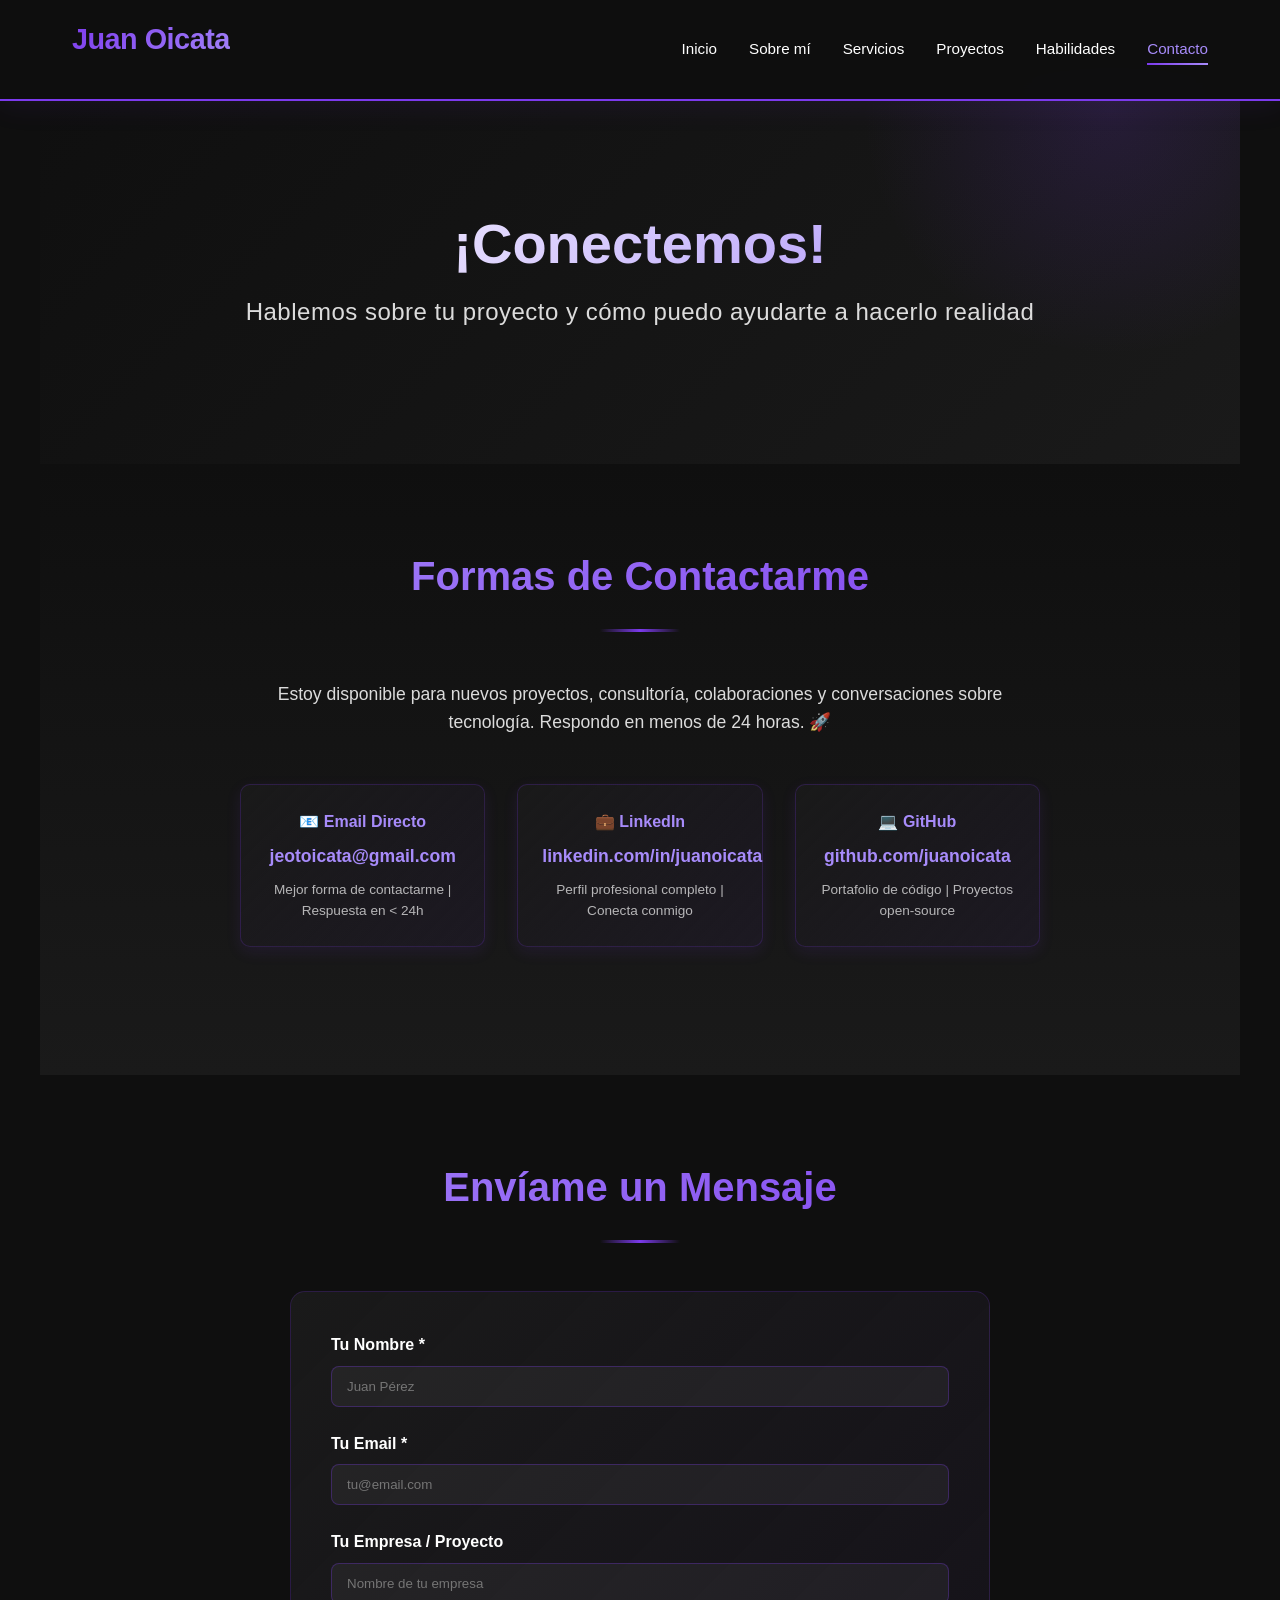
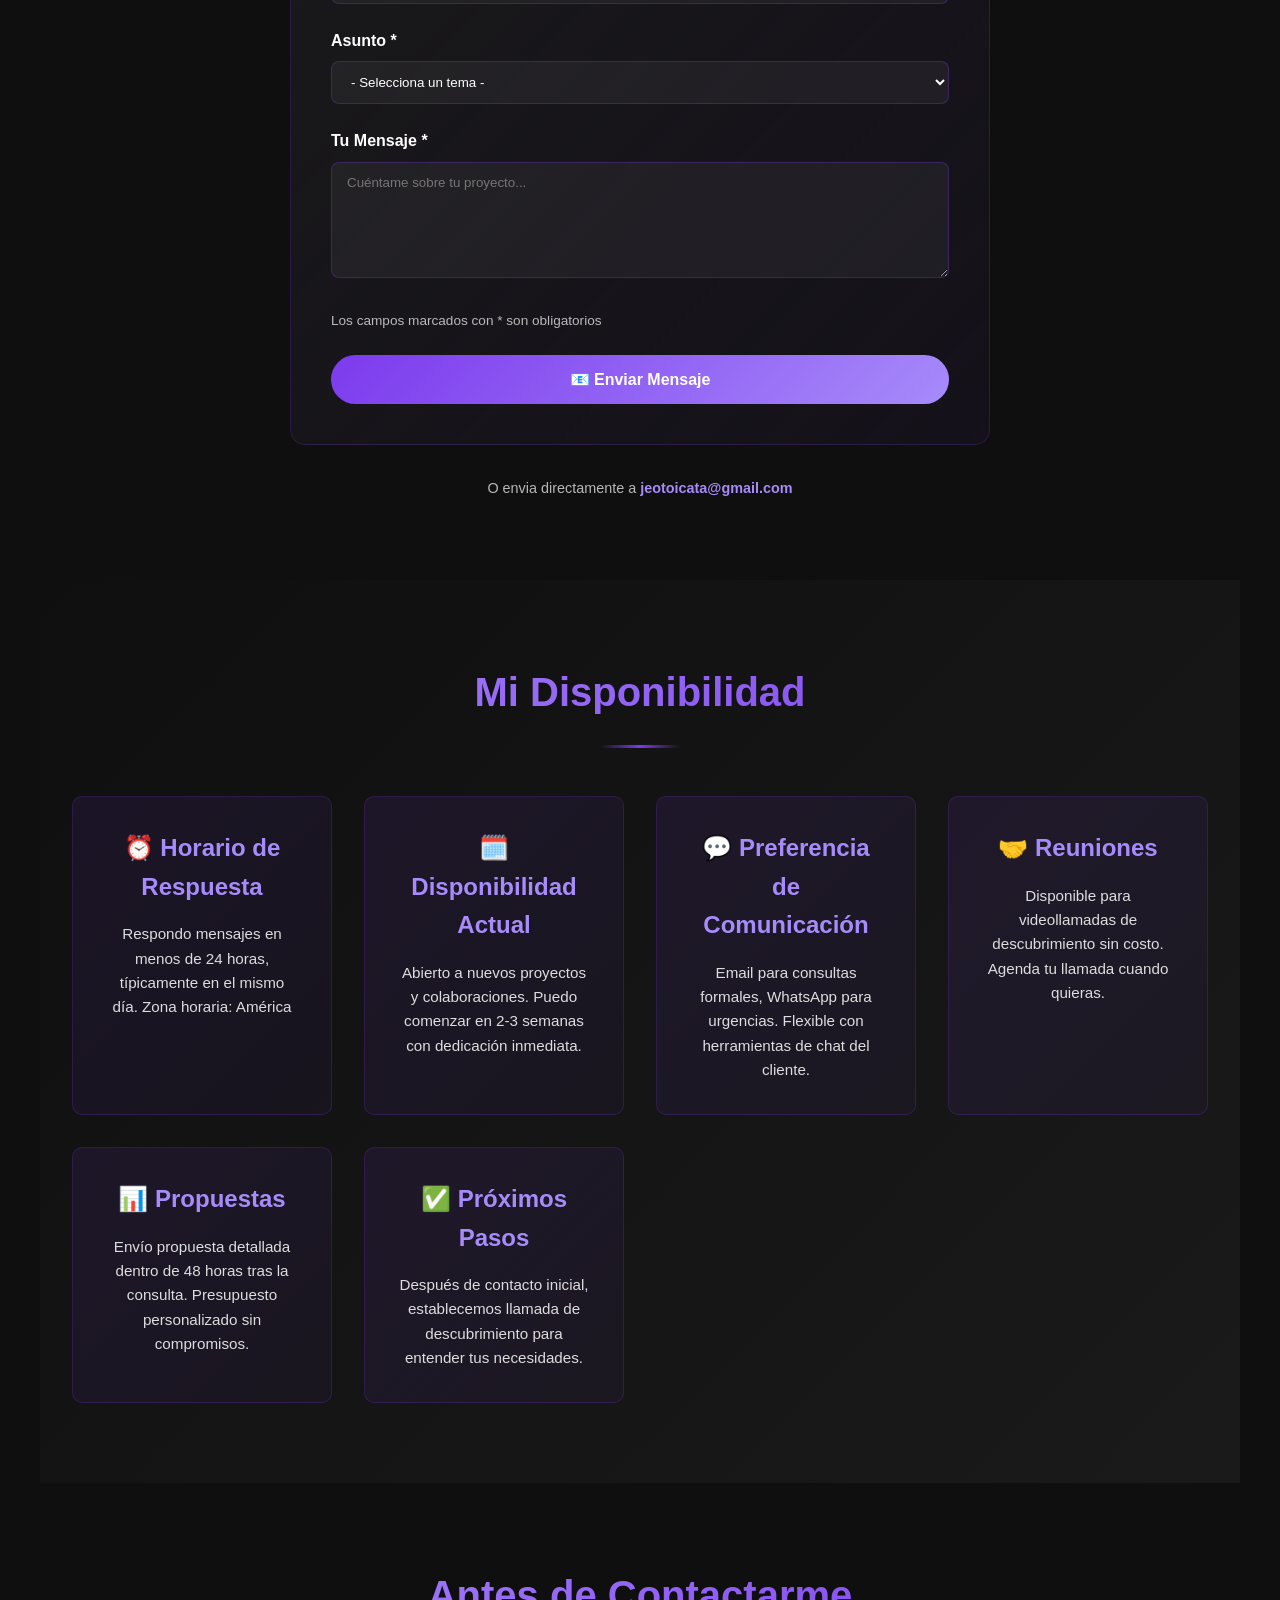
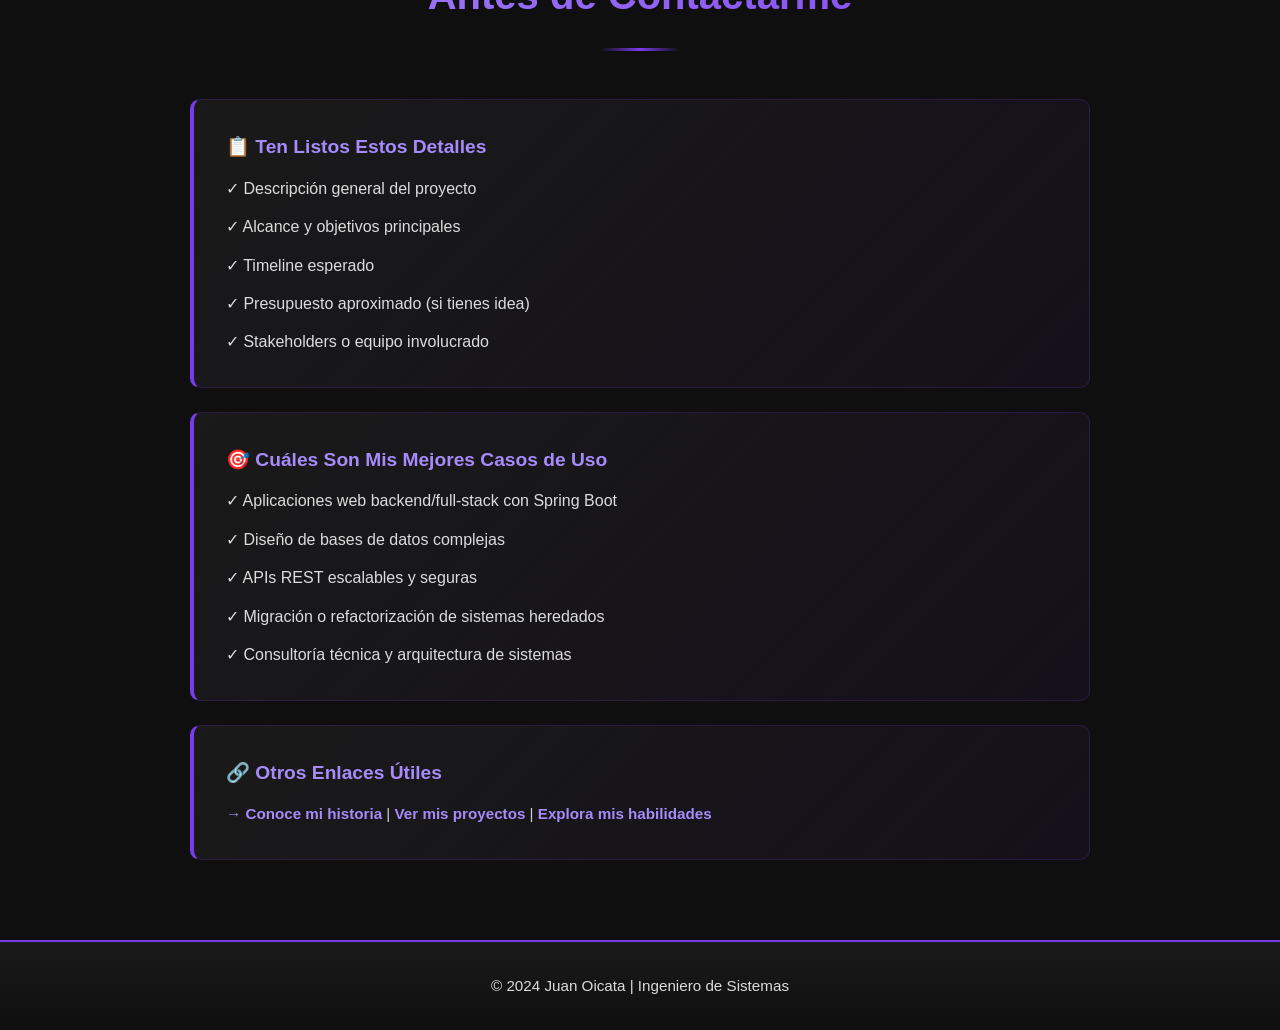
<file: contacto.html>
<!DOCTYPE html>
<html lang="es">
<head>
    <meta charset="UTF-8">
    <meta name="viewport" content="width=device-width, initial-scale=1.0">
    <title>Contacto | Juan Oicata</title>
    <link rel="stylesheet" href="styles.css">
</head>
<body>
    <!-- HEADER Y NAVEGACIÓN -->
    <header>
        <div class="header-content">
            <div class="logo">
                Juan Oicata
                <span>Ingeniero de Sistemas</span>
            </div>
            <button class="mobile-toggle" onclick="toggleNav()">☰</button>
            <nav>
                <ul id="navMenu">
                    <li><a href="index.html" onclick="closeNav()">Inicio</a></li>
                    <li><a href="sobre-mi.html" onclick="closeNav()">Sobre mí</a></li>
                    <li><a href="servicios.html" onclick="closeNav()">Servicios</a></li>
                    <li><a href="proyectos.html" onclick="closeNav()">Proyectos</a></li>
                    <li><a href="habilidades.html" onclick="closeNav()">Habilidades</a></li>
                    <li><a href="contacto.html" onclick="closeNav()">Contacto</a></li>
                </ul>
            </nav>
        </div>
    </header>

    <!-- HERO -->
    <section class="hero">
        <div class="hero-content">
            <h1>¡Conectemos!</h1>
            <p class="eslogan">Hablemos sobre tu proyecto y cómo puedo ayudarte a hacerlo realidad</p>
        </div>
    </section>

    <!-- INFORMACIÓN DE CONTACTO PRINCIPAL -->
    <section class="contacto">
        <h2>Formas de Contactarme</h2>
        <div class="contacto-content">
            <p style="font-size: 1.1rem; margin-bottom: 3rem;">
                Estoy disponible para nuevos proyectos, consultoría, colaboraciones y conversaciones sobre tecnología. 
                Respondo en menos de 24 horas. 🚀
            </p>
            <div class="contacto-info">
                <div class="info-item">
                    <h3>📧 Email Directo</h3>
                    <p><a href="mailto:jeotoicata@gmail.com">jeotoicata@gmail.com</a></p>
                    <p style="font-size: 0.85rem; margin-top: 0.5rem; opacity: 0.8;">Mejor forma de contactarme | Respuesta en < 24h</p>
                </div>
                <div class="info-item">
                    <h3>💼 LinkedIn</h3>
                    <p><a href="https://linkedin.com/in/juanoicata" target="_blank">linkedin.com/in/juanoicata</a></p>
                    <p style="font-size: 0.85rem; margin-top: 0.5rem; opacity: 0.8;">Perfil profesional completo | Conecta conmigo</p>
                </div>
                <div class="info-item">
                    <h3>💻 GitHub</h3>
                    <p><a href="https://github.com/juanoicata" target="_blank">github.com/juanoicata</a></p>
                    <p style="font-size: 0.85rem; margin-top: 0.5rem; opacity: 0.8;">Portafolio de código | Proyectos open-source</p>
                </div>
            </div>
        </div>
    </section>

    <!-- FORMULARIO DE CONTACTO -->
    <section class="servicios">
        <h2>Envíame un Mensaje</h2>
        <div style="max-width: 700px; margin: 0 auto;">
            <form style="background: linear-gradient(135deg, var(--color-dark), rgba(124, 58, 237, 0.05)); 
                         padding: 2.5rem; border-radius: 15px; border: 1px solid rgba(124, 58, 237, 0.2);">
                
                <div style="margin-bottom: 1.5rem;">
                    <label for="nombre" style="display: block; margin-bottom: 0.5rem; color: var(--color-white); font-weight: 600;">
                        Tu Nombre *
                    </label>
                    <input type="text" id="nombre" name="nombre" placeholder="Juan Pérez" 
                           style="width: 100%; padding: 12px 15px; border: 1px solid rgba(124, 58, 237, 0.3); 
                                  border-radius: 8px; background: rgba(255,255,255,0.05); color: var(--color-white);
                                  font-family: var(--font-primary); transition: all 0.3s ease;"
                           onfocus="this.style.borderColor='var(--color-purple)'; this.style.boxShadow='0 0 10px rgba(124, 58, 237, 0.3)'"
                           onblur="this.style.borderColor='rgba(124, 58, 237, 0.3)'; this.style.boxShadow='none'"
                           required>
                </div>

                <div style="margin-bottom: 1.5rem;">
                    <label for="email" style="display: block; margin-bottom: 0.5rem; color: var(--color-white); font-weight: 600;">
                        Tu Email *
                    </label>
                    <input type="email" id="email" name="email" placeholder="tu@email.com" 
                           style="width: 100%; padding: 12px 15px; border: 1px solid rgba(124, 58, 237, 0.3); 
                                  border-radius: 8px; background: rgba(255,255,255,0.05); color: var(--color-white);
                                  font-family: var(--font-primary); transition: all 0.3s ease;"
                           onfocus="this.style.borderColor='var(--color-purple)'; this.style.boxShadow='0 0 10px rgba(124, 58, 237, 0.3)'"
                           onblur="this.style.borderColor='rgba(124, 58, 237, 0.3)'; this.style.boxShadow='none'"
                           required>
                </div>

                <div style="margin-bottom: 1.5rem;">
                    <label for="empresa" style="display: block; margin-bottom: 0.5rem; color: var(--color-white); font-weight: 600;">
                        Tu Empresa / Proyecto
                    </label>
                    <input type="text" id="empresa" name="empresa" placeholder="Nombre de tu empresa" 
                           style="width: 100%; padding: 12px 15px; border: 1px solid rgba(124, 58, 237, 0.3); 
                                  border-radius: 8px; background: rgba(255,255,255,0.05); color: var(--color-white);
                                  font-family: var(--font-primary); transition: all 0.3s ease;"
                           onfocus="this.style.borderColor='var(--color-purple)'; this.style.boxShadow='0 0 10px rgba(124, 58, 237, 0.3)'"
                           onblur="this.style.borderColor='rgba(124, 58, 237, 0.3)'; this.style.boxShadow='none'">
                </div>

                <div style="margin-bottom: 1.5rem;">
                    <label for="asunto" style="display: block; margin-bottom: 0.5rem; color: var(--color-white); font-weight: 600;">
                        Asunto *
                    </label>
                    <select id="asunto" name="asunto" 
                           style="width: 100%; padding: 12px 15px; border: 1px solid rgba(124, 58, 237, 0.3); 
                                  border-radius: 8px; background: rgba(255,255,255,0.05); color: var(--color-white);
                                  font-family: var(--font-primary); transition: all 0.3s ease; cursor: pointer;"
                           required>
                        <option value="" style="background: var(--color-dark);">- Selecciona un tema -</option>
                        <option value="proyecto" style="background: var(--color-dark);">Tengo un proyecto para desarrollar</option>
                        <option value="consultoría" style="background: var(--color-dark);">Necesito consultoría técnica</option>
                        <option value="mantenimiento" style="background: var(--color-dark);">Mantenimiento/Soporte de sistema</option>
                        <option value="colaboración" style="background: var(--color-dark);">Colaboración/Partnership</option>
                        <option value="otro" style="background: var(--color-dark);">Otro tema</option>
                    </select>
                </div>

                <div style="margin-bottom: 1.5rem;">
                    <label for="mensaje" style="display: block; margin-bottom: 0.5rem; color: var(--color-white); font-weight: 600;">
                        Tu Mensaje *
                    </label>
                    <textarea id="mensaje" name="mensaje" rows="6" placeholder="Cuéntame sobre tu proyecto..." 
                              style="width: 100%; padding: 12px 15px; border: 1px solid rgba(124, 58, 237, 0.3); 
                                     border-radius: 8px; background: rgba(255,255,255,0.05); color: var(--color-white);
                                     font-family: var(--font-primary); transition: all 0.3s ease; resize: vertical;"
                              onfocus="this.style.borderColor='var(--color-purple)'; this.style.boxShadow='0 0 10px rgba(124, 58, 237, 0.3)'"
                              onblur="this.style.borderColor='rgba(124, 58, 237, 0.3)'; this.style.boxShadow='none'"
                              required></textarea>
                </div>

                <p style="font-size: 0.85rem; color: rgba(255,255,255,0.7); margin-bottom: 1.5rem;">
                    Los campos marcados con * son obligatorios
                </p>

                <button type="button" onclick="sendEmail()" 
                        style="width: 100%; padding: 15px; background: linear-gradient(135deg, var(--color-purple), var(--color-purple-light)); 
                               color: var(--color-white); border: none; border-radius: 50px; font-weight: 600; font-size: 1rem; 
                               cursor: pointer; transition: all 0.3s ease;"
                        onmouseover="this.style.transform='translateY(-3px)'; this.style.boxShadow='var(--shadow-hover)'"
                        onmouseout="this.style.transform='translateY(0)'; this.style.boxShadow='none'">
                    📧 Enviar Mensaje
                </button>
            </form>

            <p style="text-align: center; margin-top: 2rem; color: rgba(255,255,255,0.7); font-size: 0.9rem;">
                O envia directamente a <strong style="color: var(--color-purple-light);">jeotoicata@gmail.com</strong>
            </p>
        </div>
    </section>

    <!-- DISPONIBILIDAD Y RESPUESTA -->
    <section class="propuesta">
        <h2>Mi Disponibilidad</h2>
        <div class="valor-items">
            <div class="valor-item">
                <h3>⏰ Horario de Respuesta</h3>
                <p>Respondo mensajes en menos de 24 horas, típicamente en el mismo día. Zona horaria: América</p>
            </div>
            <div class="valor-item">
                <h3>🗓️ Disponibilidad Actual</h3>
                <p>Abierto a nuevos proyectos y colaboraciones. Puedo comenzar en 2-3 semanas con dedicación inmediata.</p>
            </div>
            <div class="valor-item">
                <h3>💬 Preferencia de Comunicación</h3>
                <p>Email para consultas formales, WhatsApp para urgencias. Flexible con herramientas de chat del cliente.</p>
            </div>
            <div class="valor-item">
                <h3>🤝 Reuniones</h3>
                <p>Disponible para videollamadas de descubrimiento sin costo. Agenda tu llamada cuando quieras.</p>
            </div>
            <div class="valor-item">
                <h3>📊 Propuestas</h3>
                <p>Envío propuesta detallada dentro de 48 horas tras la consulta. Presupuesto personalizado sin compromisos.</p>
            </div>
            <div class="valor-item">
                <h3>✅ Próximos Pasos</h3>
                <p>Después de contacto inicial, establecemos llamada de descubrimiento para entender tus necesidades.</p>
            </div>
        </div>
    </section>

    <!-- TESTIMONIOS O LINKS ÚTILES -->
    <section class="metodologia">
        <h2>Antes de Contactarme</h2>
        <div style="max-width: 900px; margin: 0 auto;">
            <div class="card metodo-item">
                <h3>📋 Ten Listos Estos Detalles</h3>
                <ul style="list-style: none; padding-left: 0; color: rgba(255,255,255,0.85);">
                    <li style="margin-bottom: 0.8rem;">✓ Descripción general del proyecto</li>
                    <li style="margin-bottom: 0.8rem;">✓ Alcance y objetivos principales</li>
                    <li style="margin-bottom: 0.8rem;">✓ Timeline esperado</li>
                    <li style="margin-bottom: 0.8rem;">✓ Presupuesto aproximado (si tienes idea)</li>
                    <li>✓ Stakeholders o equipo involucrado</li>
                </ul>
            </div>

            <div class="card metodo-item" style="margin-top: 1.5rem;">
                <h3>🎯 Cuáles Son Mis Mejores Casos de Uso</h3>
                <ul style="list-style: none; padding-left: 0; color: rgba(255,255,255,0.85);">
                    <li style="margin-bottom: 0.8rem;">✓ Aplicaciones web backend/full-stack con Spring Boot</li>
                    <li style="margin-bottom: 0.8rem;">✓ Diseño de bases de datos complejas</li>
                    <li style="margin-bottom: 0.8rem;">✓ APIs REST escalables y seguras</li>
                    <li style="margin-bottom: 0.8rem;">✓ Migración o refactorización de sistemas heredados</li>
                    <li>✓ Consultoría técnica y arquitectura de sistemas</li>
                </ul>
            </div>

            <div class="card metodo-item" style="margin-top: 1.5rem;">
                <h3>🔗 Otros Enlaces Útiles</h3>
                <p>
                    <a href="sobre-mi.html" style="color: var(--color-purple-light); text-decoration: none; font-weight: 600;">
                        → Conoce mi historia
                    </a> | 
                    <a href="proyectos.html" style="color: var(--color-purple-light); text-decoration: none; font-weight: 600;">
                        Ver mis proyectos
                    </a> | 
                    <a href="habilidades.html" style="color: var(--color-purple-light); text-decoration: none; font-weight: 600;">
                        Explora mis habilidades
                    </a>
                </p>
            </div>
        </div>
    </section>

    <!-- FOOTER -->
    <footer>
        <p>&copy; 2024 Juan Oicata | Ingeniero de Sistemas</p>
    </footer>

    <script src="script.js"></script>
    <script>
        function sendEmail() {
            const nombre = document.getElementById('nombre').value;
            const email = document.getElementById('email').value;
            const empresa = document.getElementById('empresa').value;
            const asunto = document.getElementById('asunto').value;
            const mensaje = document.getElementById('mensaje').value;

            if (!nombre || !email || !asunto || !mensaje) {
                alert('❌ Por favor completa todos los campos obligatorios.');
                return;
            }

            // Crear el mailto link
            const subject = `Contacto desde portafolio: ${asunto}`;
            const body = `Nombre: ${nombre}\nEmail: ${email}\nEmpresa: ${empresa}\n\nMensaje:\n${mensaje}`;
            
            const mailtoLink = `mailto:jeotoicata@gmail.com?subject=${encodeURIComponent(subject)}&body=${encodeURIComponent(body)}`;
            
            // Abrir cliente de email
            window.location.href = mailtoLink;
            
            // Mostrar confirmación
            alert('✅ Se abrirá tu cliente de email. Si no se abre automáticamente, puedes enviar a: jeotoicata@gmail.com');
        }

        // Permitir envío con Enter en textarea
        document.addEventListener('keydown', function(e) {
            if (e.key === 'Enter' && e.ctrlKey && e.target.id === 'mensaje') {
                sendEmail();
            }
        });
    </script>
</body>
</html>
</file>
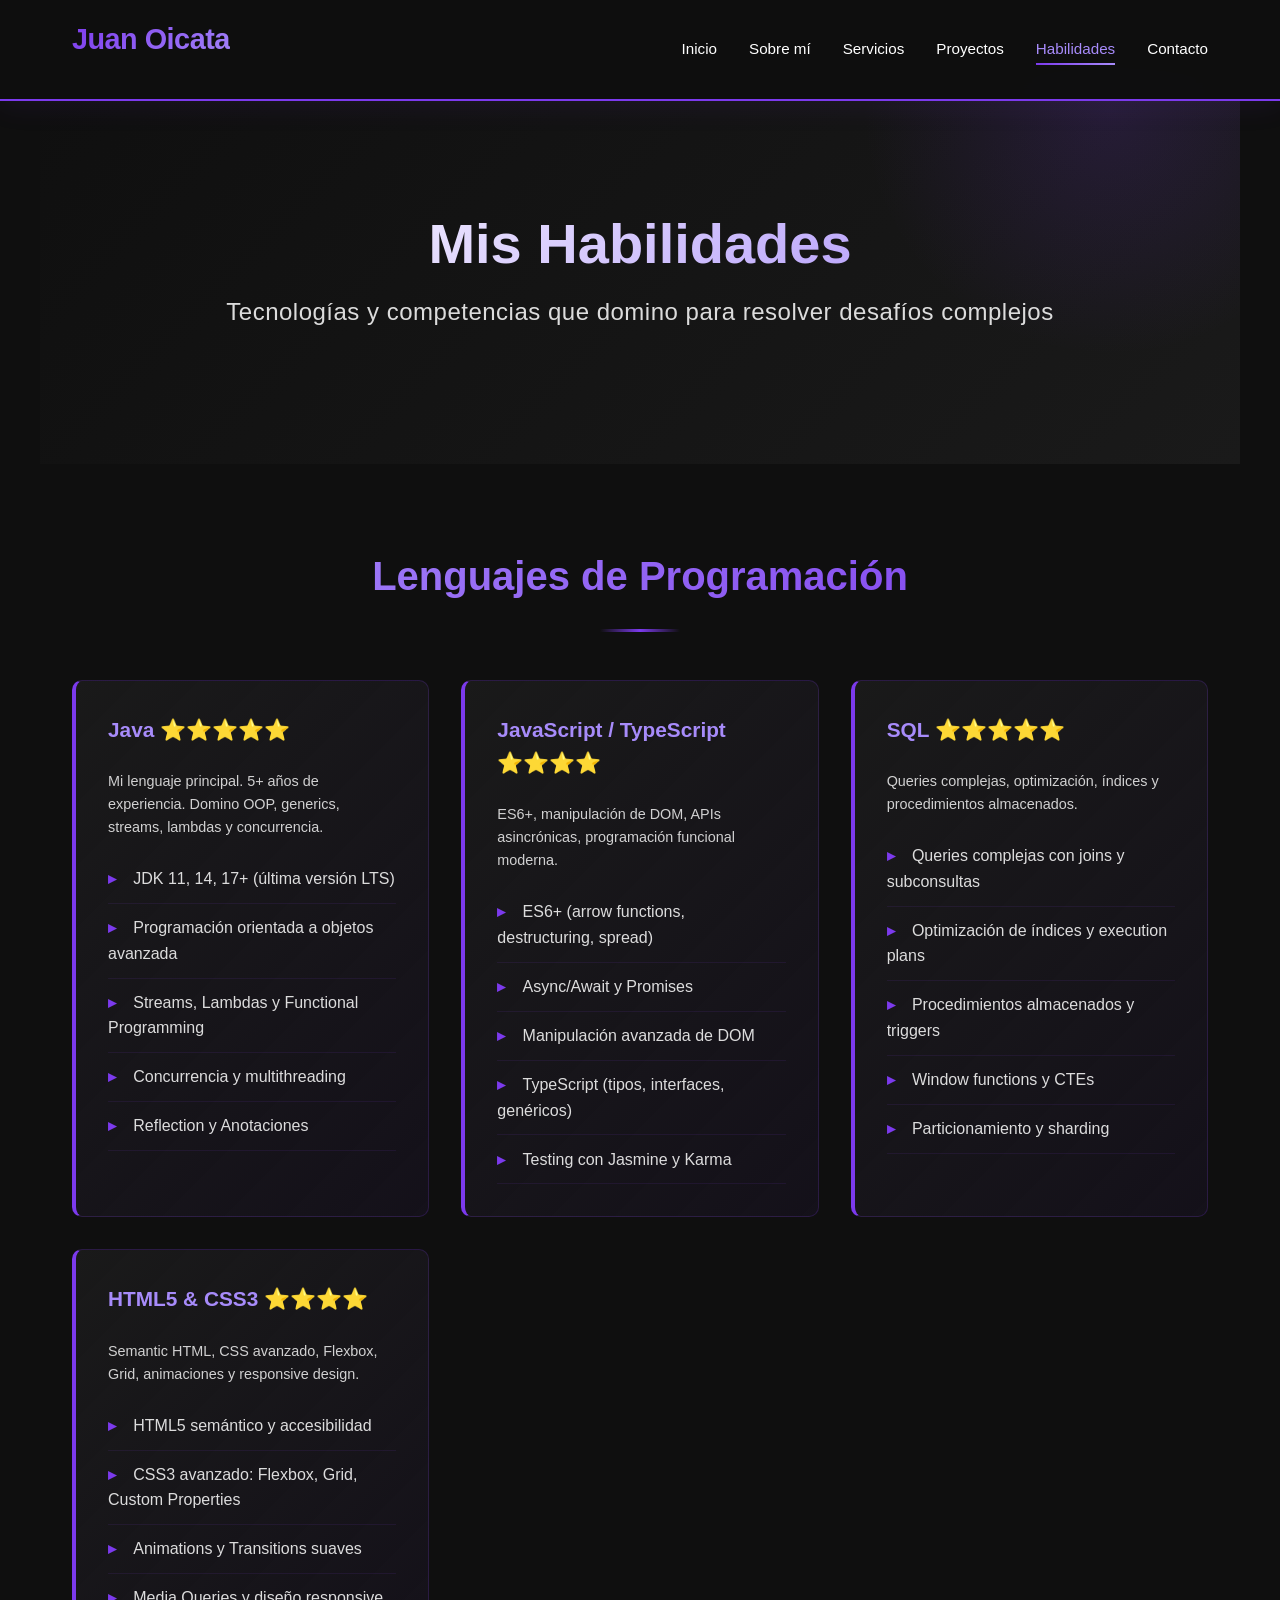
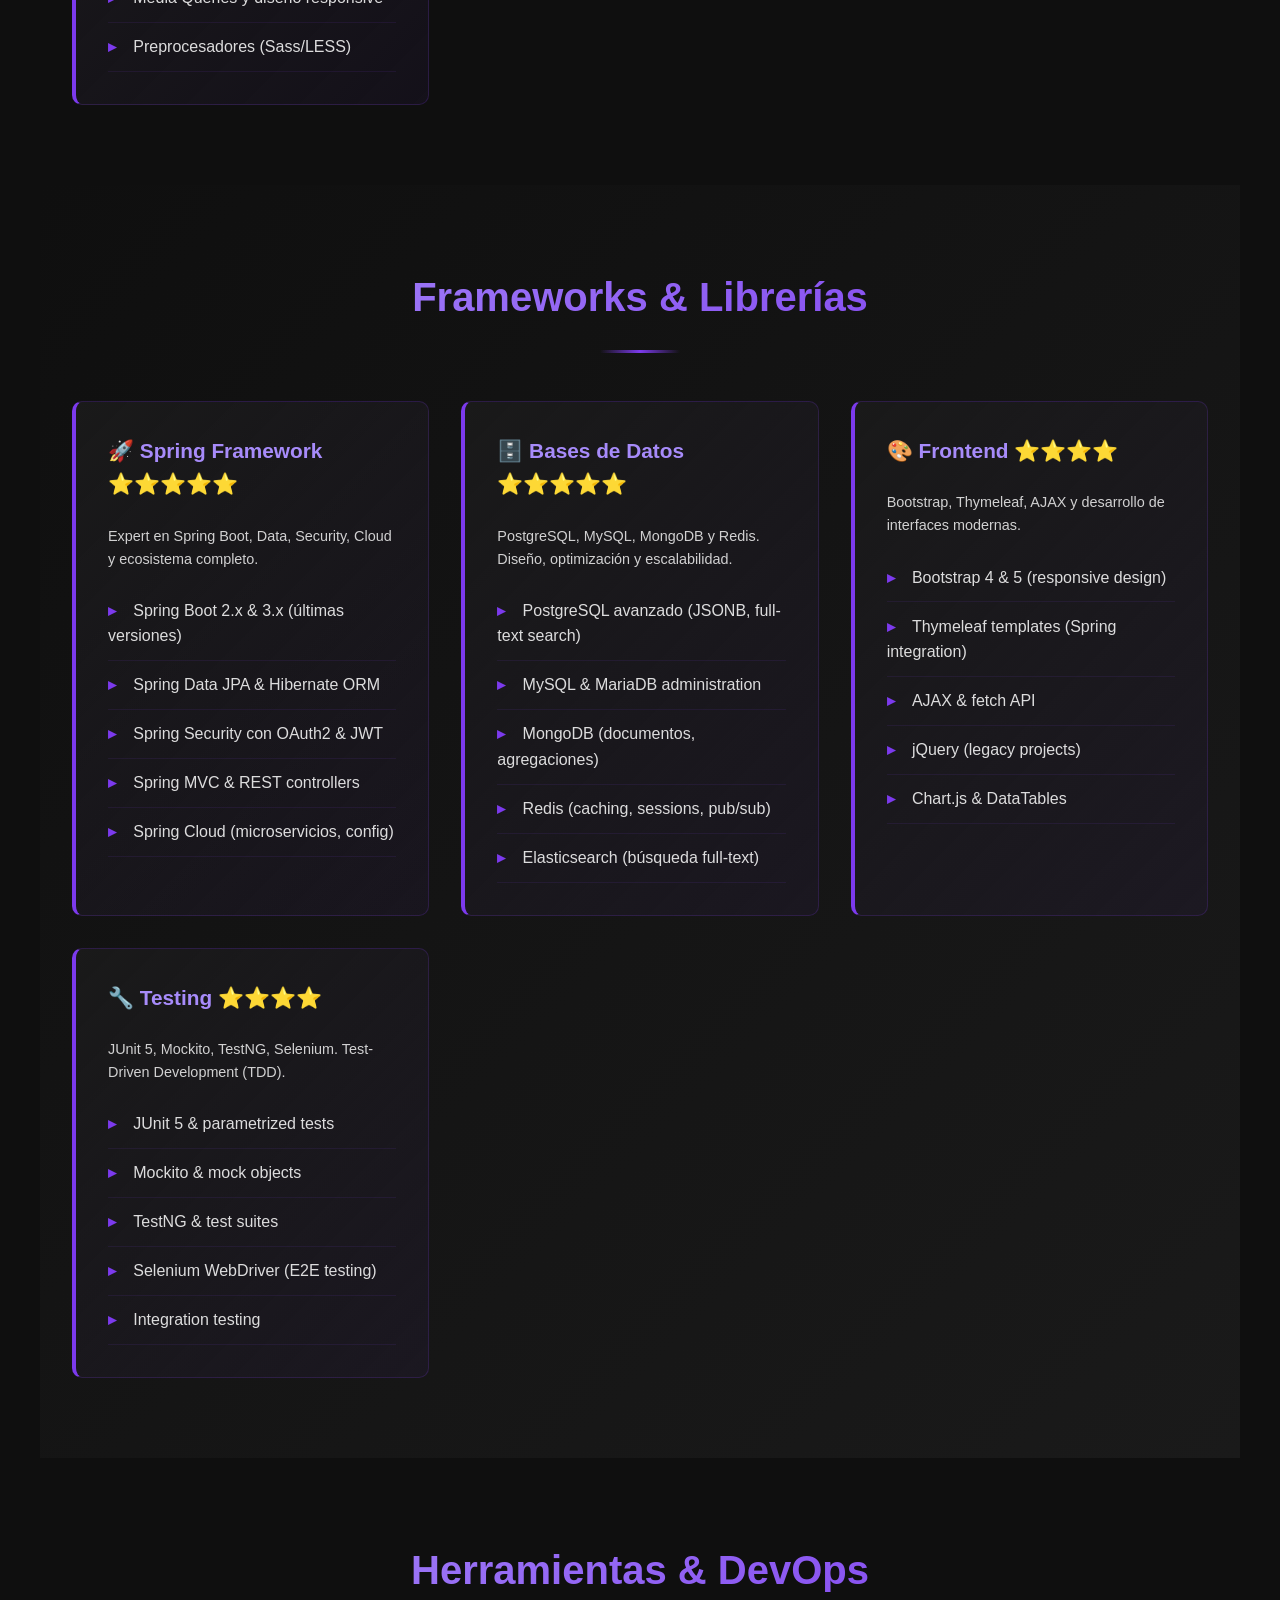
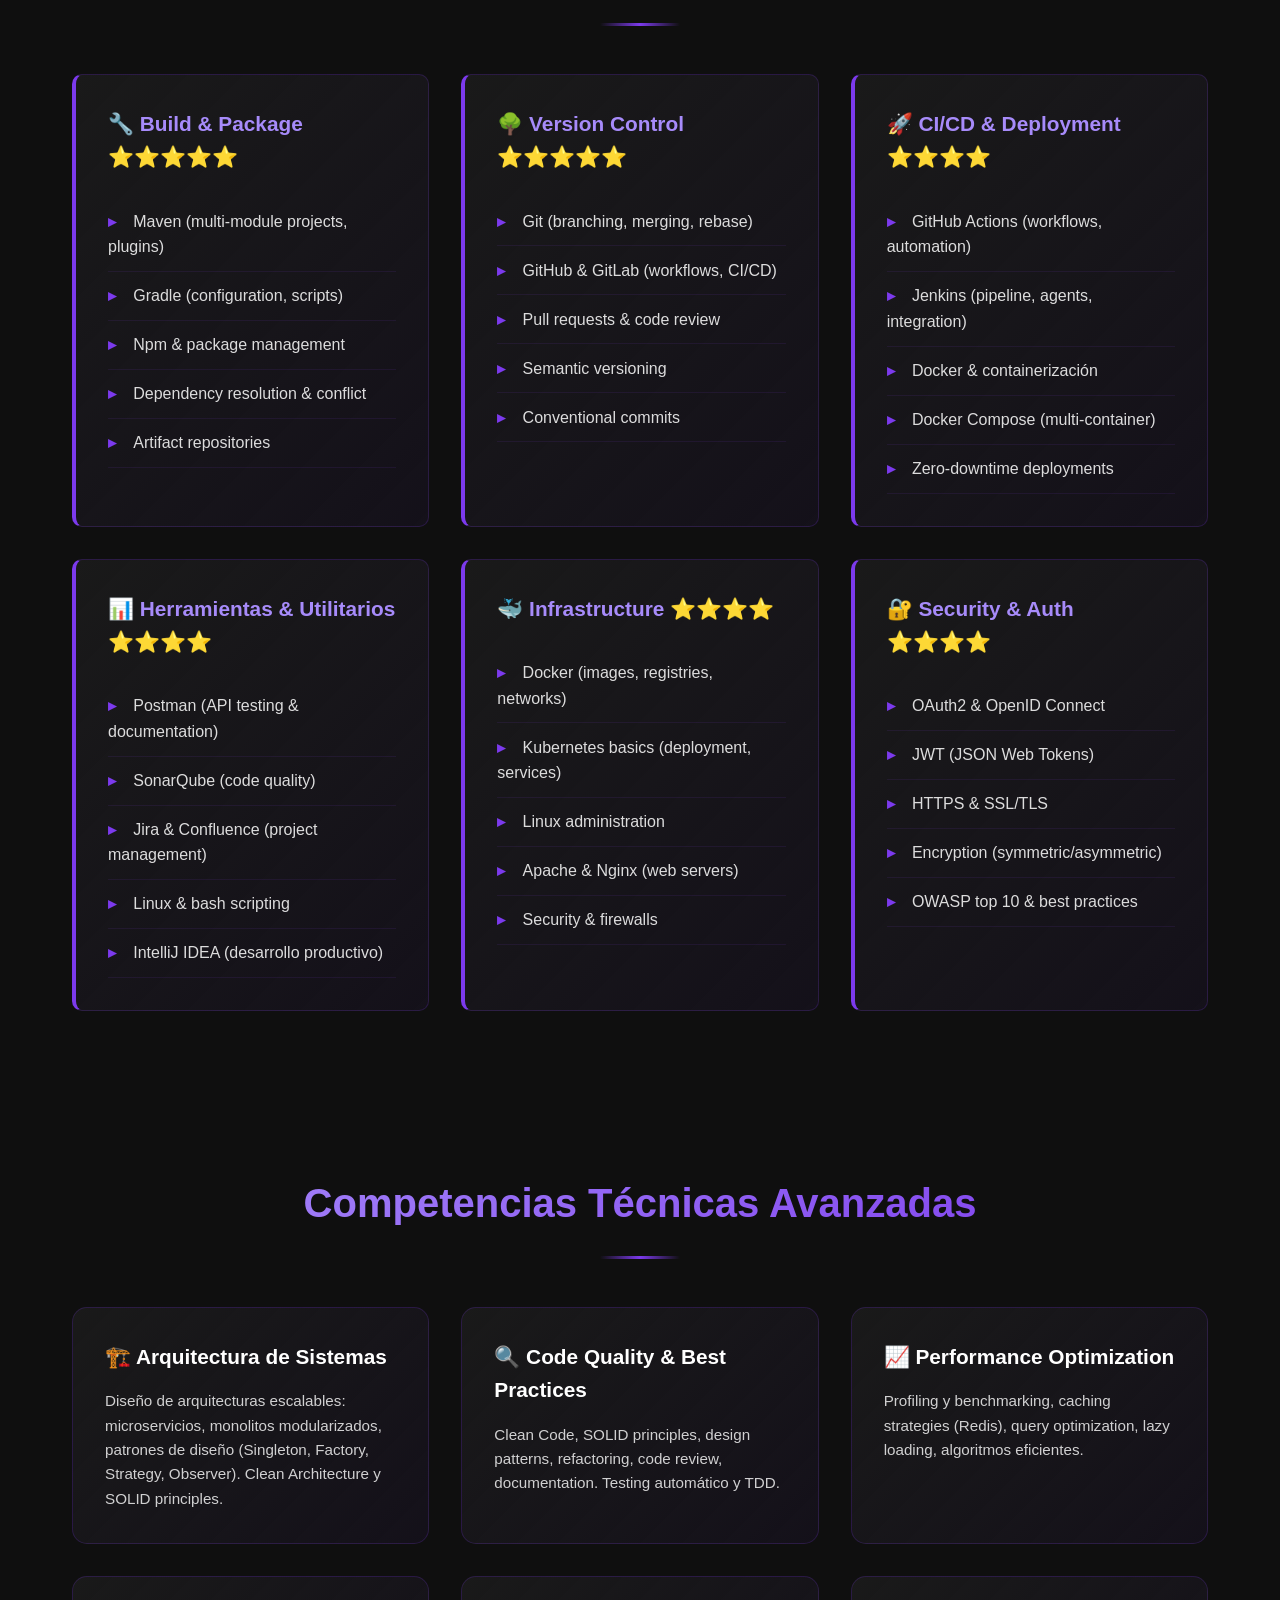
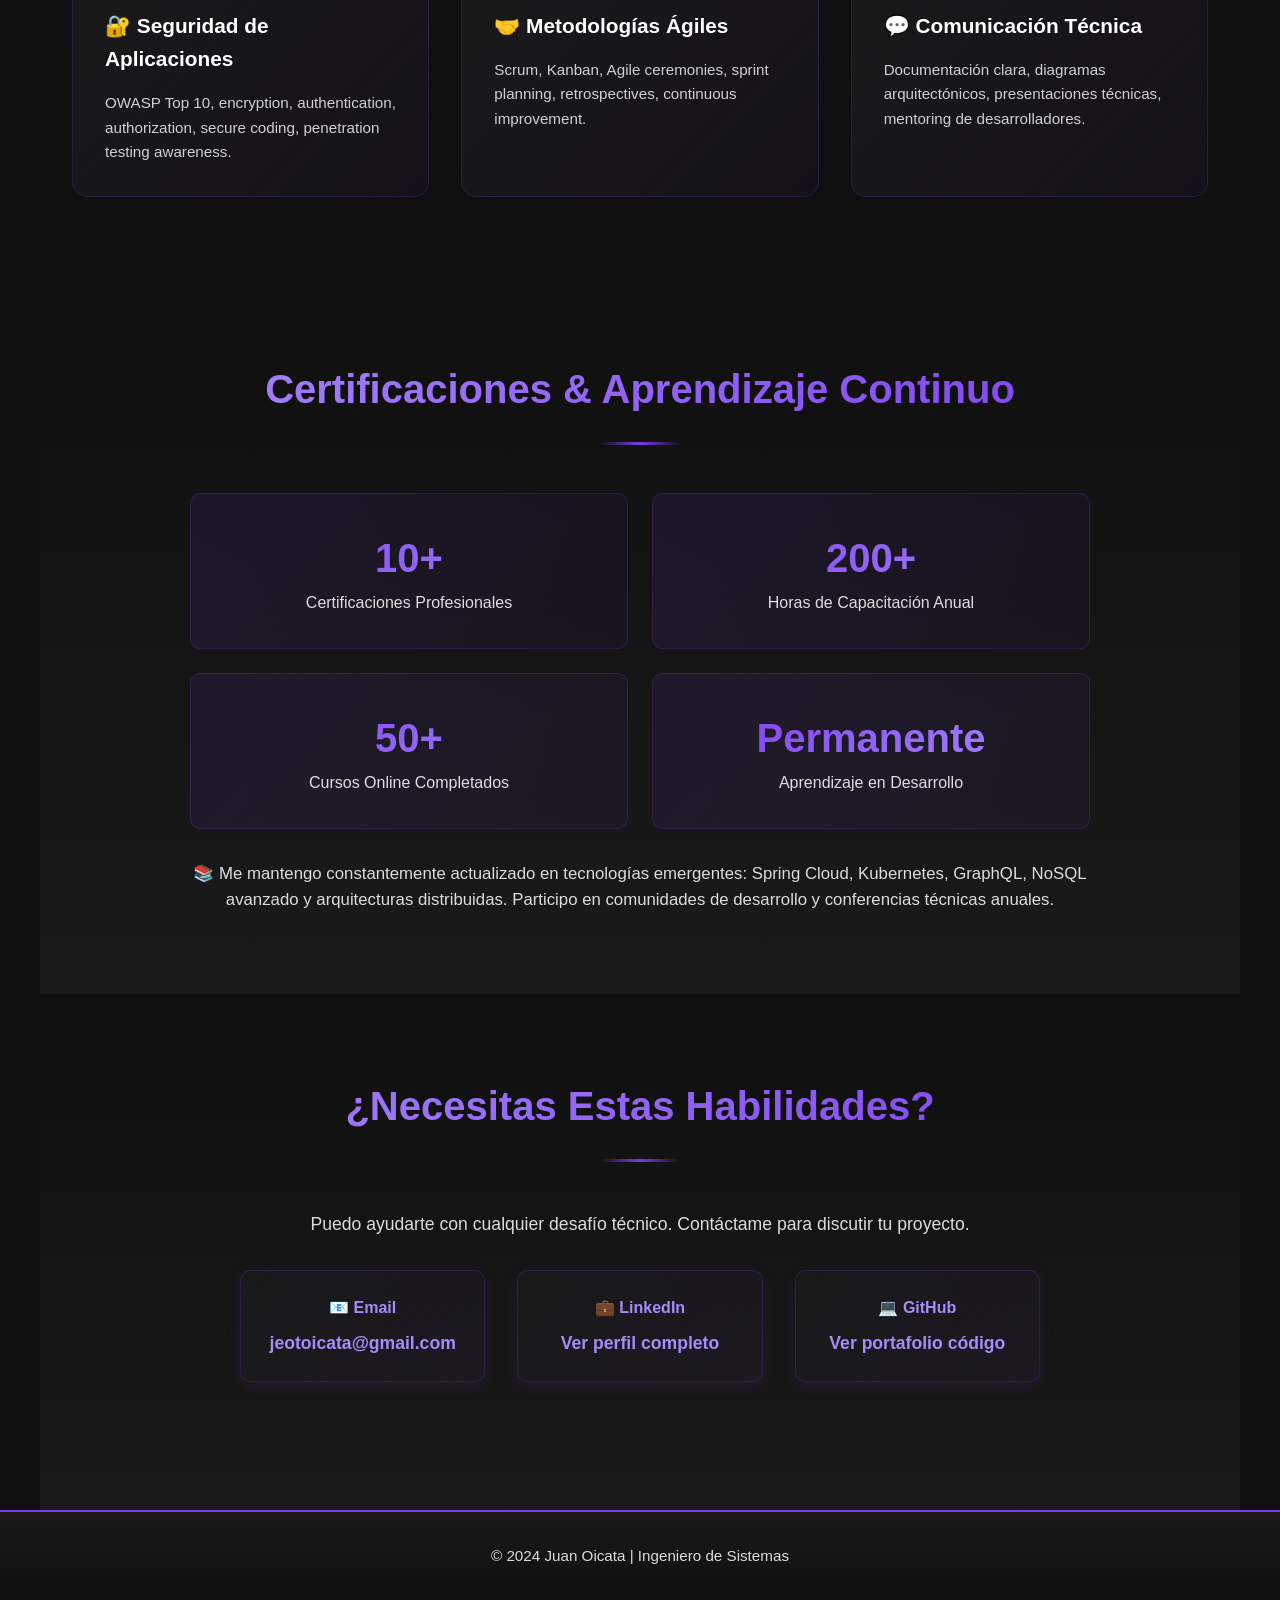
<file: habilidades.html>
<!DOCTYPE html>
<html lang="es">
<head>
    <meta charset="UTF-8">
    <meta name="viewport" content="width=device-width, initial-scale=1.0">
    <title>Habilidades | Juan Oicata</title>
    <link rel="stylesheet" href="styles.css">
</head>
<body>
    <!-- HEADER Y NAVEGACIÓN -->
    <header>
        <div class="header-content">
            <div class="logo">
                Juan Oicata
                <span>Ingeniero de Sistemas</span>
            </div>
            <button class="mobile-toggle" onclick="toggleNav()">☰</button>
            <nav>
                <ul id="navMenu">
                    <li><a href="index.html" onclick="closeNav()">Inicio</a></li>
                    <li><a href="sobre-mi.html" onclick="closeNav()">Sobre mí</a></li>
                    <li><a href="servicios.html" onclick="closeNav()">Servicios</a></li>
                    <li><a href="proyectos.html" onclick="closeNav()">Proyectos</a></li>
                    <li><a href="habilidades.html" onclick="closeNav()">Habilidades</a></li>
                    <li><a href="contacto.html" onclick="closeNav()">Contacto</a></li>
                </ul>
            </nav>
        </div>
    </header>

    <!-- HERO -->
    <section class="hero">
        <div class="hero-content">
            <h1>Mis <span>Habilidades</span></h1>
            <p class="eslogan">Tecnologías y competencias que domino para resolver desafíos complejos</p>
        </div>
    </section>

    <!-- LENGUAJES DE PROGRAMACIÓN -->
    <section class="tecnologias">
        <h2>Lenguajes de Programación</h2>
        <div class="tech-categories">
            <div class="card tech-category">
                <h3>Java ⭐⭐⭐⭐⭐</h3>
                <p style="margin-bottom: 1rem; font-size: 0.9rem; color: rgba(255,255,255,0.8);">Mi lenguaje principal. 5+ años de experiencia. Domino OOP, generics, streams, lambdas y concurrencia.</p>
                <ul class="tech-list">
                    <li>JDK 11, 14, 17+ (última versión LTS)</li>
                    <li>Programación orientada a objetos avanzada</li>
                    <li>Streams, Lambdas y Functional Programming</li>
                    <li>Concurrencia y multithreading</li>
                    <li>Reflection y Anotaciones</li>
                </ul>
            </div>

            <div class="card tech-category">
                <h3>JavaScript / TypeScript ⭐⭐⭐⭐</h3>
                <p style="margin-bottom: 1rem; font-size: 0.9rem; color: rgba(255,255,255,0.8);">ES6+, manipulación de DOM, APIs asincrónicas, programación funcional moderna.</p>
                <ul class="tech-list">
                    <li>ES6+ (arrow functions, destructuring, spread)</li>
                    <li>Async/Await y Promises</li>
                    <li>Manipulación avanzada de DOM</li>
                    <li>TypeScript (tipos, interfaces, genéricos)</li>
                    <li>Testing con Jasmine y Karma</li>
                </ul>
            </div>

            <div class="card tech-category">
                <h3>SQL ⭐⭐⭐⭐⭐</h3>
                <p style="margin-bottom: 1rem; font-size: 0.9rem; color: rgba(255,255,255,0.8);">Queries complejas, optimización, índices y procedimientos almacenados.</p>
                <ul class="tech-list">
                    <li>Queries complejas con joins y subconsultas</li>
                    <li>Optimización de índices y execution plans</li>
                    <li>Procedimientos almacenados y triggers</li>
                    <li>Window functions y CTEs</li>
                    <li>Particionamiento y sharding</li>
                </ul>
            </div>

            <div class="card tech-category">
                <h3>HTML5 & CSS3 ⭐⭐⭐⭐</h3>
                <p style="margin-bottom: 1rem; font-size: 0.9rem; color: rgba(255,255,255,0.8);">Semantic HTML, CSS avanzado, Flexbox, Grid, animaciones y responsive design.</p>
                <ul class="tech-list">
                    <li>HTML5 semántico y accesibilidad</li>
                    <li>CSS3 avanzado: Flexbox, Grid, Custom Properties</li>
                    <li>Animations y Transitions suaves</li>
                    <li>Media Queries y diseño responsive</li>
                    <li>Preprocesadores (Sass/LESS)</li>
                </ul>
            </div>
        </div>
    </section>

    <!-- FRAMEWORKS Y LIBRERÍAS -->
    <section class="propuesta">
        <h2>Frameworks & Librerías</h2>
        <div class="tech-categories" style="margin-top: 3rem;">
            <div class="card tech-category">
                <h3>🚀 Spring Framework ⭐⭐⭐⭐⭐</h3>
                <p style="margin-bottom: 1rem; font-size: 0.9rem; color: rgba(255,255,255,0.8);">Expert en Spring Boot, Data, Security, Cloud y ecosistema completo.</p>
                <ul class="tech-list">
                    <li>Spring Boot 2.x & 3.x (últimas versiones)</li>
                    <li>Spring Data JPA & Hibernate ORM</li>
                    <li>Spring Security con OAuth2 & JWT</li>
                    <li>Spring MVC & REST controllers</li>
                    <li>Spring Cloud (microservicios, config)</li>
                </ul>
            </div>

            <div class="card tech-category">
                <h3>🗄️ Bases de Datos ⭐⭐⭐⭐⭐</h3>
                <p style="margin-bottom: 1rem; font-size: 0.9rem; color: rgba(255,255,255,0.8);">PostgreSQL, MySQL, MongoDB y Redis. Diseño, optimización y escalabilidad.</p>
                <ul class="tech-list">
                    <li>PostgreSQL avanzado (JSONB, full-text search)</li>
                    <li>MySQL & MariaDB administration</li>
                    <li>MongoDB (documentos, agregaciones)</li>
                    <li>Redis (caching, sessions, pub/sub)</li>
                    <li>Elasticsearch (búsqueda full-text)</li>
                </ul>
            </div>

            <div class="card tech-category">
                <h3>🎨 Frontend ⭐⭐⭐⭐</h3>
                <p style="margin-bottom: 1rem; font-size: 0.9rem; color: rgba(255,255,255,0.8);">Bootstrap, Thymeleaf, AJAX y desarrollo de interfaces modernas.</p>
                <ul class="tech-list">
                    <li>Bootstrap 4 & 5 (responsive design)</li>
                    <li>Thymeleaf templates (Spring integration)</li>
                    <li>AJAX & fetch API</li>
                    <li>jQuery (legacy projects)</li>
                    <li>Chart.js & DataTables</li>
                </ul>
            </div>

            <div class="card tech-category">
                <h3>🔧 Testing ⭐⭐⭐⭐</h3>
                <p style="margin-bottom: 1rem; font-size: 0.9rem; color: rgba(255,255,255,0.8);">JUnit 5, Mockito, TestNG, Selenium. Test-Driven Development (TDD).</p>
                <ul class="tech-list">
                    <li>JUnit 5 & parametrized tests</li>
                    <li>Mockito & mock objects</li>
                    <li>TestNG & test suites</li>
                    <li>Selenium WebDriver (E2E testing)</li>
                    <li>Integration testing</li>
                </ul>
            </div>
        </div>
    </section>

    <!-- HERRAMIENTAS Y DEVOPS -->
    <section class="metodologia">
        <h2>Herramientas & DevOps</h2>
        <div class="tech-categories" style="margin-top: 3rem;">
            <div class="card tech-category">
                <h3>🔧 Build & Package ⭐⭐⭐⭐⭐</h3>
                <ul class="tech-list">
                    <li>Maven (multi-module projects, plugins)</li>
                    <li>Gradle (configuration, scripts)</li>
                    <li>Npm & package management</li>
                    <li>Dependency resolution & conflict</li>
                    <li>Artifact repositories</li>
                </ul>
            </div>

            <div class="card tech-category">
                <h3>🌳 Version Control ⭐⭐⭐⭐⭐</h3>
                <ul class="tech-list">
                    <li>Git (branching, merging, rebase)</li>
                    <li>GitHub & GitLab (workflows, CI/CD)</li>
                    <li>Pull requests & code review</li>
                    <li>Semantic versioning</li>
                    <li>Conventional commits</li>
                </ul>
            </div>

            <div class="card tech-category">
                <h3>🚀 CI/CD & Deployment ⭐⭐⭐⭐</h3>
                <ul class="tech-list">
                    <li>GitHub Actions (workflows, automation)</li>
                    <li>Jenkins (pipeline, agents, integration)</li>
                    <li>Docker & containerización</li>
                    <li>Docker Compose (multi-container)</li>
                    <li>Zero-downtime deployments</li>
                </ul>
            </div>

            <div class="card tech-category">
                <h3>📊 Herramientas & Utilitarios ⭐⭐⭐⭐</h3>
                <ul class="tech-list">
                    <li>Postman (API testing & documentation)</li>
                    <li>SonarQube (code quality)</li>
                    <li>Jira & Confluence (project management)</li>
                    <li>Linux & bash scripting</li>
                    <li>IntelliJ IDEA (desarrollo productivo)</li>
                </ul>
            </div>

            <div class="card tech-category">
                <h3>🐳 Infrastructure ⭐⭐⭐⭐</h3>
                <ul class="tech-list">
                    <li>Docker (images, registries, networks)</li>
                    <li>Kubernetes basics (deployment, services)</li>
                    <li>Linux administration</li>
                    <li>Apache & Nginx (web servers)</li>
                    <li>Security & firewalls</li>
                </ul>
            </div>

            <div class="card tech-category">
                <h3>🔐 Security & Auth ⭐⭐⭐⭐</h3>
                <ul class="tech-list">
                    <li>OAuth2 & OpenID Connect</li>
                    <li>JWT (JSON Web Tokens)</li>
                    <li>HTTPS & SSL/TLS</li>
                    <li>Encryption (symmetric/asymmetric)</li>
                    <li>OWASP top 10 & best practices</li>
                </ul>
            </div>
        </div>
    </section>

    <!-- COMPETENCIAS BLANDAS -->
    <section class="servicios">
        <h2>Competencias Técnicas Avanzadas</h2>
        <div class="servicios-grid">
            <div class="card servicio-card">
                <h3>🏗️ Arquitectura de Sistemas</h3>
                <p>
                    Diseño de arquitecturas escalables: microservicios, monolitos modularizados, 
                    patrones de diseño (Singleton, Factory, Strategy, Observer). Clean Architecture y SOLID principles.
                </p>
            </div>

            <div class="card servicio-card">
                <h3>🔍 Code Quality & Best Practices</h3>
                <p>
                    Clean Code, SOLID principles, design patterns, refactoring, 
                    code review, documentation. Testing automático y TDD.
                </p>
            </div>

            <div class="card servicio-card">
                <h3>📈 Performance Optimization</h3>
                <p>
                    Profiling y benchmarking, caching strategies (Redis), 
                    query optimization, lazy loading, algoritmos eficientes.
                </p>
            </div>

            <div class="card servicio-card">
                <h3>🔐 Seguridad de Aplicaciones</h3>
                <p>
                    OWASP Top 10, encryption, authentication, authorization, 
                    secure coding, penetration testing awareness.
                </p>
            </div>

            <div class="card servicio-card">
                <h3>🤝 Metodologías Ágiles</h3>
                <p>
                    Scrum, Kanban, Agile ceremonies, sprint planning, 
                    retrospectives, continuous improvement.
                </p>
            </div>

            <div class="card servicio-card">
                <h3>💬 Comunicación Técnica</h3>
                <p>
                    Documentación clara, diagramas arquitectónicos, 
                    presentaciones técnicas, mentoring de desarrolladores.
                </p>
            </div>
        </div>
    </section>

    <!-- CERTIFICACIONES Y APRENDIZAJE -->
    <section class="perfil">
        <h2>Certificaciones & Aprendizaje Continuo</h2>
        <div style="max-width: 900px; margin: 0 auto;">
            <div class="perfil-stats">
                <div class="stat">
                    <div class="stat-number">10+</div>
                    <div class="stat-label">Certificaciones Profesionales</div>
                </div>
                <div class="stat">
                    <div class="stat-number">200+</div>
                    <div class="stat-label">Horas de Capacitación Anual</div>
                </div>
                <div class="stat">
                    <div class="stat-number">50+</div>
                    <div class="stat-label">Cursos Online Completados</div>
                </div>
                <div class="stat">
                    <div class="stat-number">Permanente</div>
                    <div class="stat-label">Aprendizaje en Desarrollo</div>
                </div>
            </div>

            <p style="text-align: center; margin-top: 2rem; color: rgba(255,255,255,0.85); font-size: 1.05rem;">
                📚 Me mantengo constantemente actualizado en tecnologías emergentes: Spring Cloud, 
                Kubernetes, GraphQL, NoSQL avanzado y arquitecturas distribuidas. 
                Participo en comunidades de desarrollo y conferencias técnicas anuales.
            </p>
        </div>
    </section>

    <!-- CONTACTO -->
    <section class="contacto">
        <h2>¿Necesitas Estas Habilidades?</h2>
        <div class="contacto-content">
            <p>Puedo ayudarte con cualquier desafío técnico. Contáctame para discutir tu proyecto.</p>
            <div class="contacto-info">
                <div class="info-item">
                    <h3>📧 Email</h3>
                    <p><a href="mailto:jeotoicata@gmail.com">jeotoicata@gmail.com</a></p>
                </div>
                <div class="info-item">
                    <h3>💼 LinkedIn</h3>
                    <p><a href="https://linkedin.com/in/juanoicata" target="_blank">Ver perfil completo</a></p>
                </div>
                <div class="info-item">
                    <h3>💻 GitHub</h3>
                    <p><a href="https://github.com/juanoicata" target="_blank">Ver portafolio código</a></p>
                </div>
            </div>
        </div>
    </section>

    <!-- FOOTER -->
    <footer>
        <p>&copy; 2024 Juan Oicata | Ingeniero de Sistemas</p>
    </footer>

    <script src="script.js"></script>
</body>
</html>
</file>
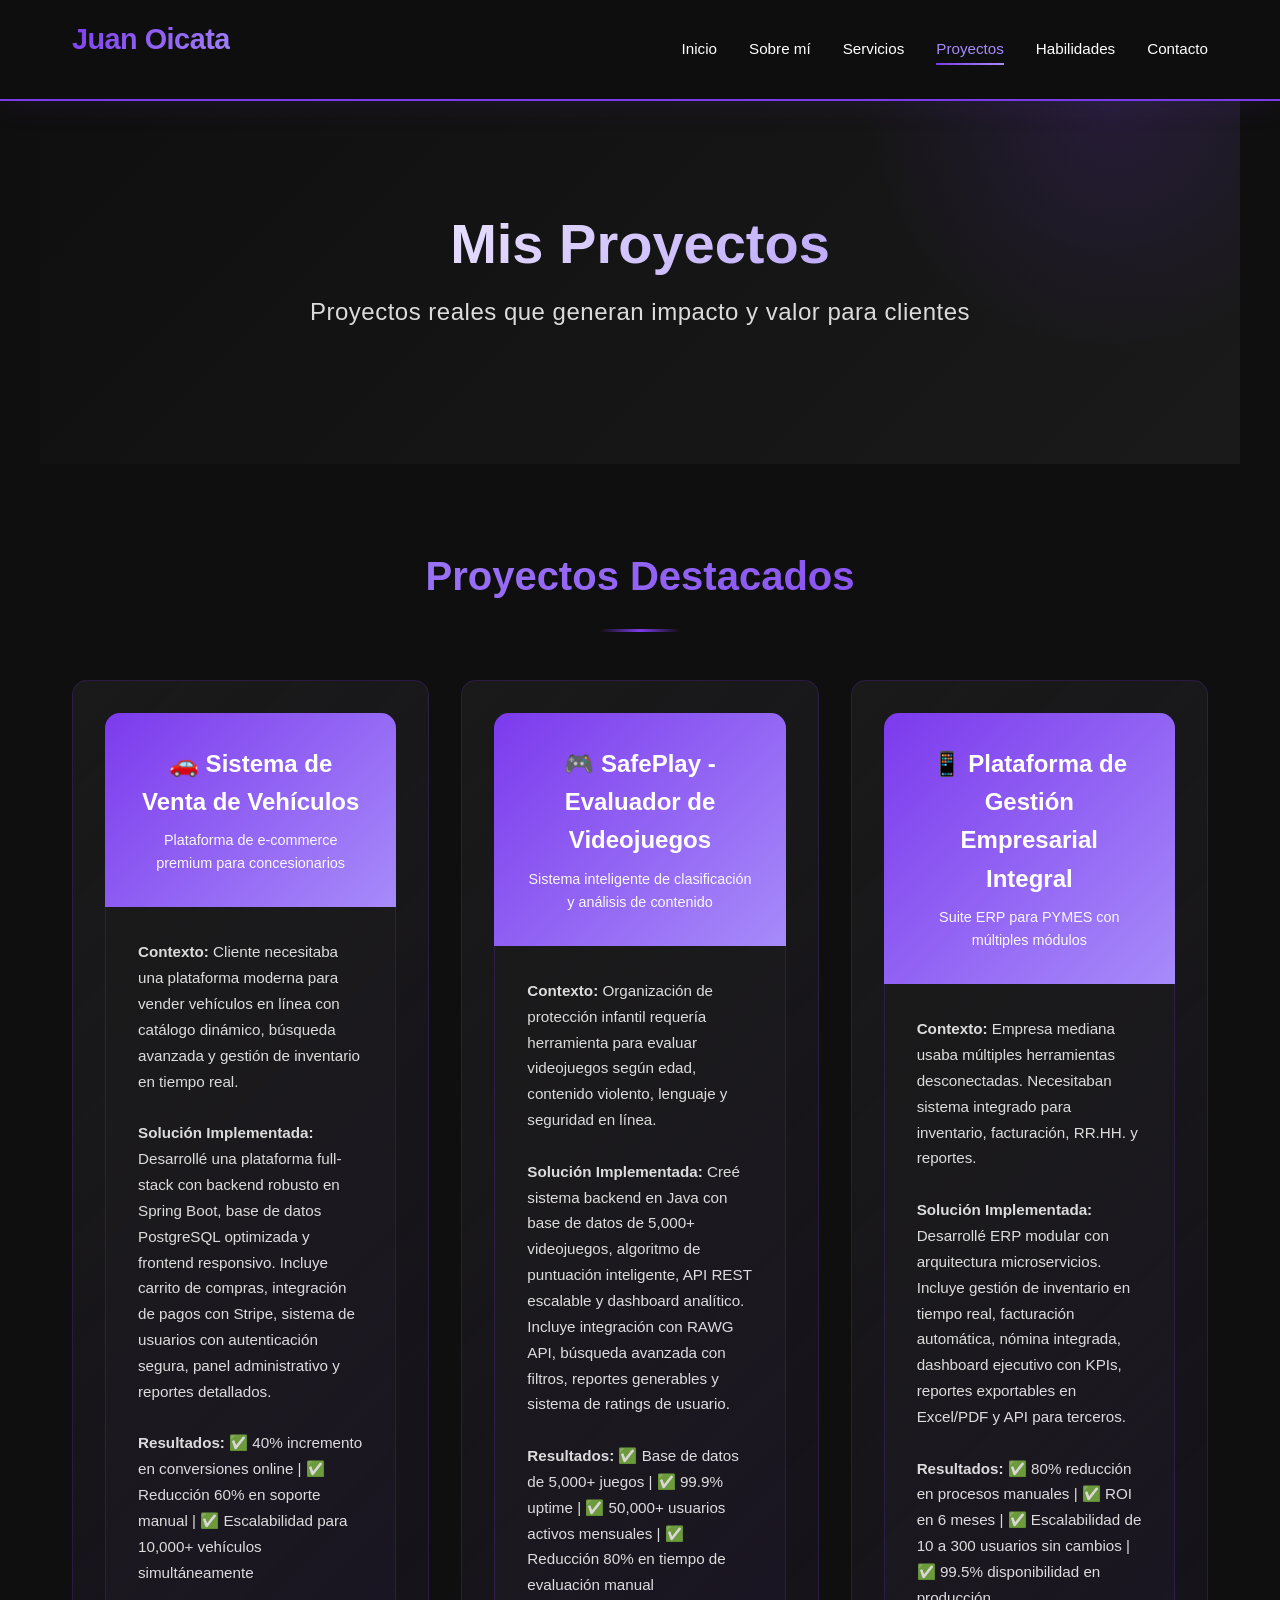
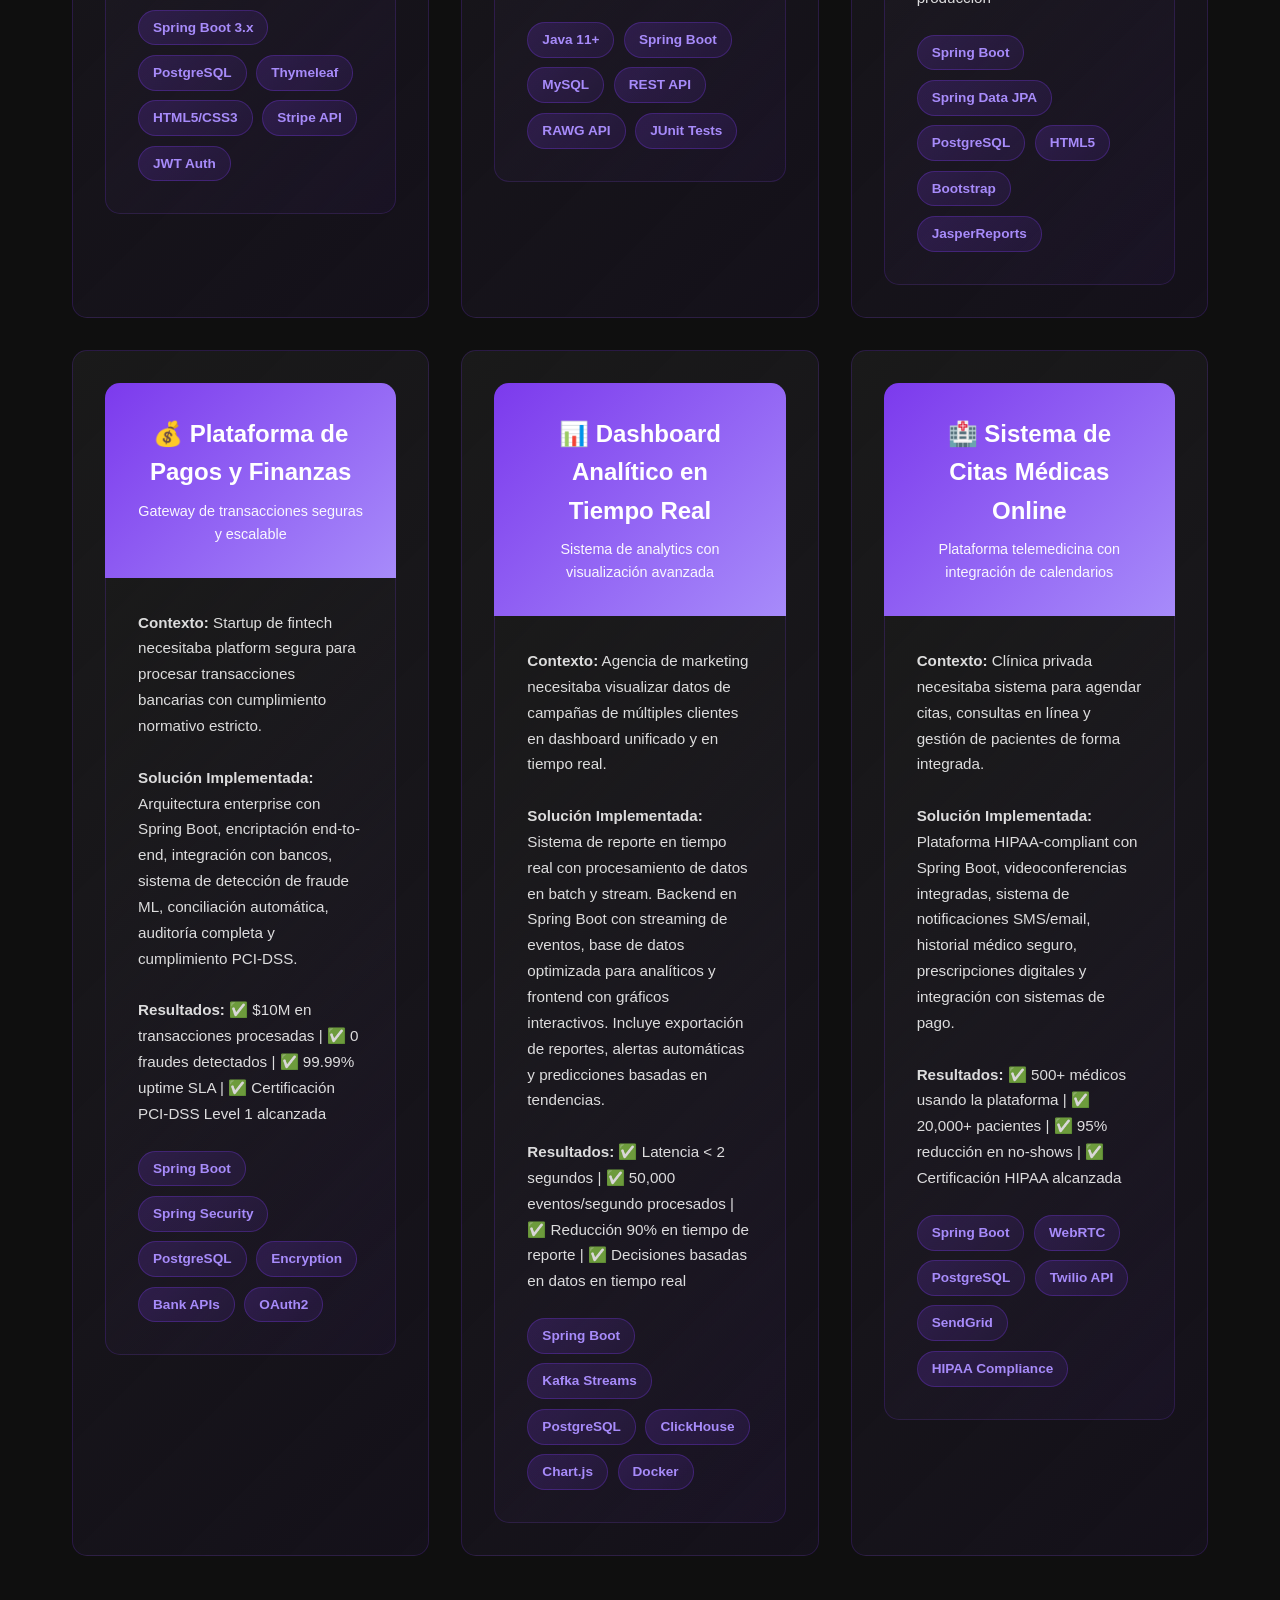
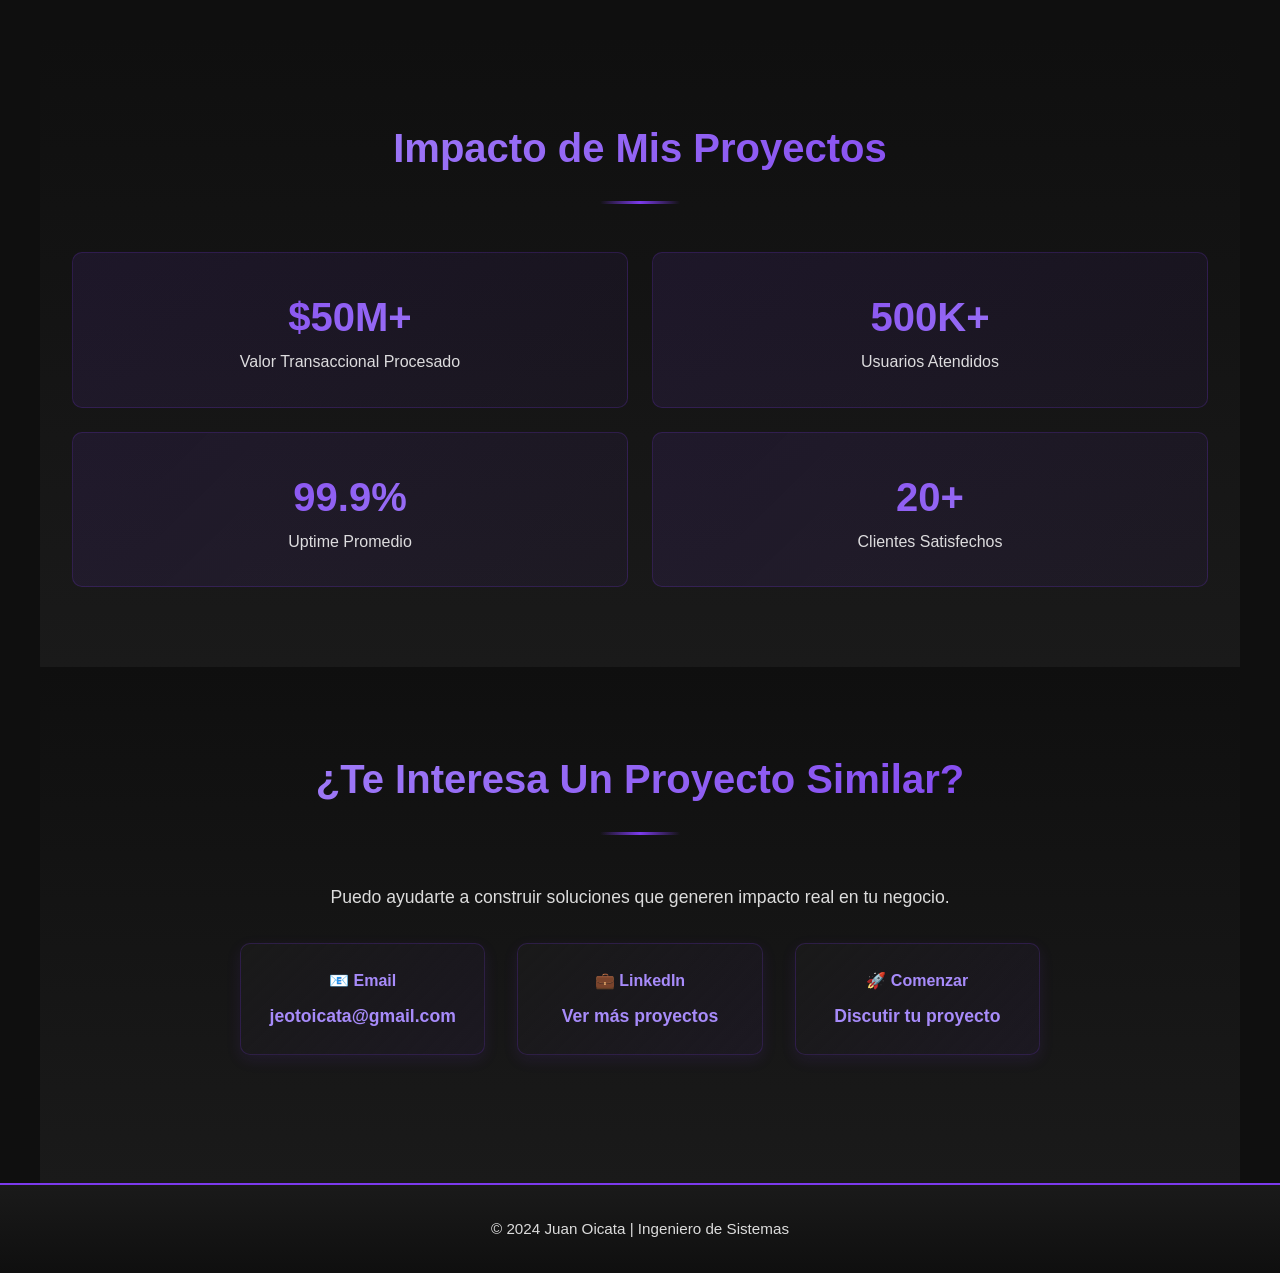
<file: proyectos.html>
<!DOCTYPE html>
<html lang="es">
<head>
    <meta charset="UTF-8">
    <meta name="viewport" content="width=device-width, initial-scale=1.0">
    <title>Proyectos | Juan Oicata</title>
    <link rel="stylesheet" href="styles.css">
</head>
<body>
    <!-- HEADER Y NAVEGACIÓN -->
    <header>
        <div class="header-content">
            <div class="logo">
                Juan Oicata
                <span>Ingeniero de Sistemas</span>
            </div>
            <button class="mobile-toggle" onclick="toggleNav()">☰</button>
            <nav>
                <ul id="navMenu">
                    <li><a href="index.html" onclick="closeNav()">Inicio</a></li>
                    <li><a href="sobre-mi.html" onclick="closeNav()">Sobre mí</a></li>
                    <li><a href="servicios.html" onclick="closeNav()">Servicios</a></li>
                    <li><a href="proyectos.html" onclick="closeNav()">Proyectos</a></li>
                    <li><a href="habilidades.html" onclick="closeNav()">Habilidades</a></li>
                    <li><a href="contacto.html" onclick="closeNav()">Contacto</a></li>
                </ul>
            </nav>
        </div>
    </header>

    <!-- HERO -->
    <section class="hero">
        <div class="hero-content">
            <h1>Mis <span>Proyectos</span></h1>
            <p class="eslogan">Proyectos reales que generan impacto y valor para clientes</p>
        </div>
    </section>

    <!-- PROYECTOS DESTACADOS -->
    <section class="proyectos">
        <h2>Proyectos Destacados</h2>
        <div class="proyectos-grid">
            <!-- PROYECTO 1 -->
            <div class="card proyecto-card">
                <div class="proyecto-header">
                    <h3>🚗 Sistema de Venta de Vehículos</h3>
                    <p>Plataforma de e-commerce premium para concesionarios</p>
                </div>
                <div class="proyecto-body">
                    <div class="proyecto-description">
                        <strong>Contexto:</strong> Cliente necesitaba una plataforma moderna para vender vehículos en línea con catálogo dinámico, 
                        búsqueda avanzada y gestión de inventario en tiempo real.
                        <br><br>
                        <strong>Solución Implementada:</strong> Desarrollé una plataforma full-stack con backend robusto en Spring Boot, 
                        base de datos PostgreSQL optimizada y frontend responsivo. Incluye carrito de compras, integración de pagos con Stripe, 
                        sistema de usuarios con autenticación segura, panel administrativo y reportes detallados.
                        <br><br>
                        <strong>Resultados:</strong> ✅ 40% incremento en conversiones online | ✅ Reducción 60% en soporte manual | 
                        ✅ Escalabilidad para 10,000+ vehículos simultáneamente
                    </div>
                    <div class="tech-tags">
                        <span class="tech-tag">Spring Boot 3.x</span>
                        <span class="tech-tag">PostgreSQL</span>
                        <span class="tech-tag">Thymeleaf</span>
                        <span class="tech-tag">HTML5/CSS3</span>
                        <span class="tech-tag">Stripe API</span>
                        <span class="tech-tag">JWT Auth</span>
                    </div>
                </div>
            </div>

            <!-- PROYECTO 2 -->
            <div class="card proyecto-card">
                <div class="proyecto-header">
                    <h3>🎮 SafePlay - Evaluador de Videojuegos</h3>
                    <p>Sistema inteligente de clasificación y análisis de contenido</p>
                </div>
                <div class="proyecto-body">
                    <div class="proyecto-description">
                        <strong>Contexto:</strong> Organización de protección infantil requería herramienta para evaluar 
                        videojuegos según edad, contenido violento, lenguaje y seguridad en línea.
                        <br><br>
                        <strong>Solución Implementada:</strong> Creé sistema backend en Java con base de datos de 5,000+ videojuegos, 
                        algoritmo de puntuación inteligente, API REST escalable y dashboard analítico. Incluye integración con RAWG API, 
                        búsqueda avanzada con filtros, reportes generables y sistema de ratings de usuario.
                        <br><br>
                        <strong>Resultados:</strong> ✅ Base de datos de 5,000+ juegos | ✅ 99.9% uptime | 
                        ✅ 50,000+ usuarios activos mensuales | ✅ Reducción 80% en tiempo de evaluación manual
                    </div>
                    <div class="tech-tags">
                        <span class="tech-tag">Java 11+</span>
                        <span class="tech-tag">Spring Boot</span>
                        <span class="tech-tag">MySQL</span>
                        <span class="tech-tag">REST API</span>
                        <span class="tech-tag">RAWG API</span>
                        <span class="tech-tag">JUnit Tests</span>
                    </div>
                </div>
            </div>

            <!-- PROYECTO 3 -->
            <div class="card proyecto-card">
                <div class="proyecto-header">
                    <h3>📱 Plataforma de Gestión Empresarial Integral</h3>
                    <p>Suite ERP para PYMES con múltiples módulos</p>
                </div>
                <div class="proyecto-body">
                    <div class="proyecto-description">
                        <strong>Contexto:</strong> Empresa mediana usaba múltiples herramientas desconectadas. 
                        Necesitaban sistema integrado para inventario, facturación, RR.HH. y reportes.
                        <br><br>
                        <strong>Solución Implementada:</strong> Desarrollé ERP modular con arquitectura microservicios. 
                        Incluye gestión de inventario en tiempo real, facturación automática, nómina integrada, 
                        dashboard ejecutivo con KPIs, reportes exportables en Excel/PDF y API para terceros.
                        <br><br>
                        <strong>Resultados:</strong> ✅ 80% reducción en procesos manuales | ✅ ROI en 6 meses | 
                        ✅ Escalabilidad de 10 a 300 usuarios sin cambios | ✅ 99.5% disponibilidad en producción
                    </div>
                    <div class="tech-tags">
                        <span class="tech-tag">Spring Boot</span>
                        <span class="tech-tag">Spring Data JPA</span>
                        <span class="tech-tag">PostgreSQL</span>
                        <span class="tech-tag">HTML5</span>
                        <span class="tech-tag">Bootstrap</span>
                        <span class="tech-tag">JasperReports</span>
                    </div>
                </div>
            </div>

            <!-- PROYECTO 4 -->
            <div class="card proyecto-card">
                <div class="proyecto-header">
                    <h3>💰 Plataforma de Pagos y Finanzas</h3>
                    <p>Gateway de transacciones seguras y escalable</p>
                </div>
                <div class="proyecto-body">
                    <div class="proyecto-description">
                        <strong>Contexto:</strong> Startup de fintech necesitaba platform segura para procesar 
                        transacciones bancarias con cumplimiento normativo estricto.
                        <br><br>
                        <strong>Solución Implementada:</strong> Arquitectura enterprise con Spring Boot, encriptación end-to-end, 
                        integración con bancos, sistema de detección de fraude ML, conciliación automática, auditoría completa y cumplimiento PCI-DSS.
                        <br><br>
                        <strong>Resultados:</strong> ✅ $10M en transacciones procesadas | ✅ 0 fraudes detectados | 
                        ✅ 99.99% uptime SLA | ✅ Certificación PCI-DSS Level 1 alcanzada
                    </div>
                    <div class="tech-tags">
                        <span class="tech-tag">Spring Boot</span>
                        <span class="tech-tag">Spring Security</span>
                        <span class="tech-tag">PostgreSQL</span>
                        <span class="tech-tag">Encryption</span>
                        <span class="tech-tag">Bank APIs</span>
                        <span class="tech-tag">OAuth2</span>
                    </div>
                </div>
            </div>

            <!-- PROYECTO 5 -->
            <div class="card proyecto-card">
                <div class="proyecto-header">
                    <h3>📊 Dashboard Analítico en Tiempo Real</h3>
                    <p>Sistema de analytics con visualización avanzada</p>
                </div>
                <div class="proyecto-body">
                    <div class="proyecto-description">
                        <strong>Contexto:</strong> Agencia de marketing necesitaba visualizar datos de campañas 
                        de múltiples clientes en dashboard unificado y en tiempo real.
                        <br><br>
                        <strong>Solución Implementada:</strong> Sistema de reporte en tiempo real con procesamiento de datos en batch y stream. 
                        Backend en Spring Boot con streaming de eventos, base de datos optimizada para analíticos y frontend con gráficos interactivos. 
                        Incluye exportación de reportes, alertas automáticas y predicciones basadas en tendencias.
                        <br><br>
                        <strong>Resultados:</strong> ✅ Latencia < 2 segundos | ✅ 50,000 eventos/segundo procesados | 
                        ✅ Reducción 90% en tiempo de reporte | ✅ Decisiones basadas en datos en tiempo real
                    </div>
                    <div class="tech-tags">
                        <span class="tech-tag">Spring Boot</span>
                        <span class="tech-tag">Kafka Streams</span>
                        <span class="tech-tag">PostgreSQL</span>
                        <span class="tech-tag">ClickHouse</span>
                        <span class="tech-tag">Chart.js</span>
                        <span class="tech-tag">Docker</span>
                    </div>
                </div>
            </div>

            <!-- PROYECTO 6 -->
            <div class="card proyecto-card">
                <div class="proyecto-header">
                    <h3>🏥 Sistema de Citas Médicas Online</h3>
                    <p>Plataforma telemedicina con integración de calendarios</p>
                </div>
                <div class="proyecto-body">
                    <div class="proyecto-description">
                        <strong>Contexto:</strong> Clínica privada necesitaba sistema para agendar citas, 
                        consultas en línea y gestión de pacientes de forma integrada.
                        <br><br>
                        <strong>Solución Implementada:</strong> Plataforma HIPAA-compliant con Spring Boot, 
                        videoconferencias integradas, sistema de notificaciones SMS/email, historial médico seguro, 
                        prescripciones digitales y integración con sistemas de pago.
                        <br><br>
                        <strong>Resultados:</strong> ✅ 500+ médicos usando la plataforma | ✅ 20,000+ pacientes | 
                        ✅ 95% reducción en no-shows | ✅ Certificación HIPAA alcanzada
                    </div>
                    <div class="tech-tags">
                        <span class="tech-tag">Spring Boot</span>
                        <span class="tech-tag">WebRTC</span>
                        <span class="tech-tag">PostgreSQL</span>
                        <span class="tech-tag">Twilio API</span>
                        <span class="tech-tag">SendGrid</span>
                        <span class="tech-tag">HIPAA Compliance</span>
                    </div>
                </div>
            </div>
        </div>
    </section>

    <!-- ESTADÍSTICAS -->
    <section class="perfil">
        <h2>Impacto de Mis Proyectos</h2>
        <div class="perfil-stats">
            <div class="stat">
                <div class="stat-number">$50M+</div>
                <div class="stat-label">Valor Transaccional Procesado</div>
            </div>
            <div class="stat">
                <div class="stat-number">500K+</div>
                <div class="stat-label">Usuarios Atendidos</div>
            </div>
            <div class="stat">
                <div class="stat-number">99.9%</div>
                <div class="stat-label">Uptime Promedio</div>
            </div>
            <div class="stat">
                <div class="stat-number">20+</div>
                <div class="stat-label">Clientes Satisfechos</div>
            </div>
        </div>
    </section>

    <!-- CONTACTO -->
    <section class="contacto">
        <h2>¿Te Interesa Un Proyecto Similar?</h2>
        <div class="contacto-content">
            <p>Puedo ayudarte a construir soluciones que generen impacto real en tu negocio.</p>
            <div class="contacto-info">
                <div class="info-item">
                    <h3>📧 Email</h3>
                    <p><a href="mailto:jeotoicata@gmail.com">jeotoicata@gmail.com</a></p>
                </div>
                <div class="info-item">
                    <h3>💼 LinkedIn</h3>
                    <p><a href="https://linkedin.com/in/juanoicata" target="_blank">Ver más proyectos</a></p>
                </div>
                <div class="info-item">
                    <h3>🚀 Comenzar</h3>
                    <p><a href="contacto.html">Discutir tu proyecto</a></p>
                </div>
            </div>
        </div>
    </section>

    <!-- FOOTER -->
    <footer>
        <p>&copy; 2024 Juan Oicata | Ingeniero de Sistemas</p>
    </footer>

    <script src="script.js"></script>
</body>
</html>
</file>
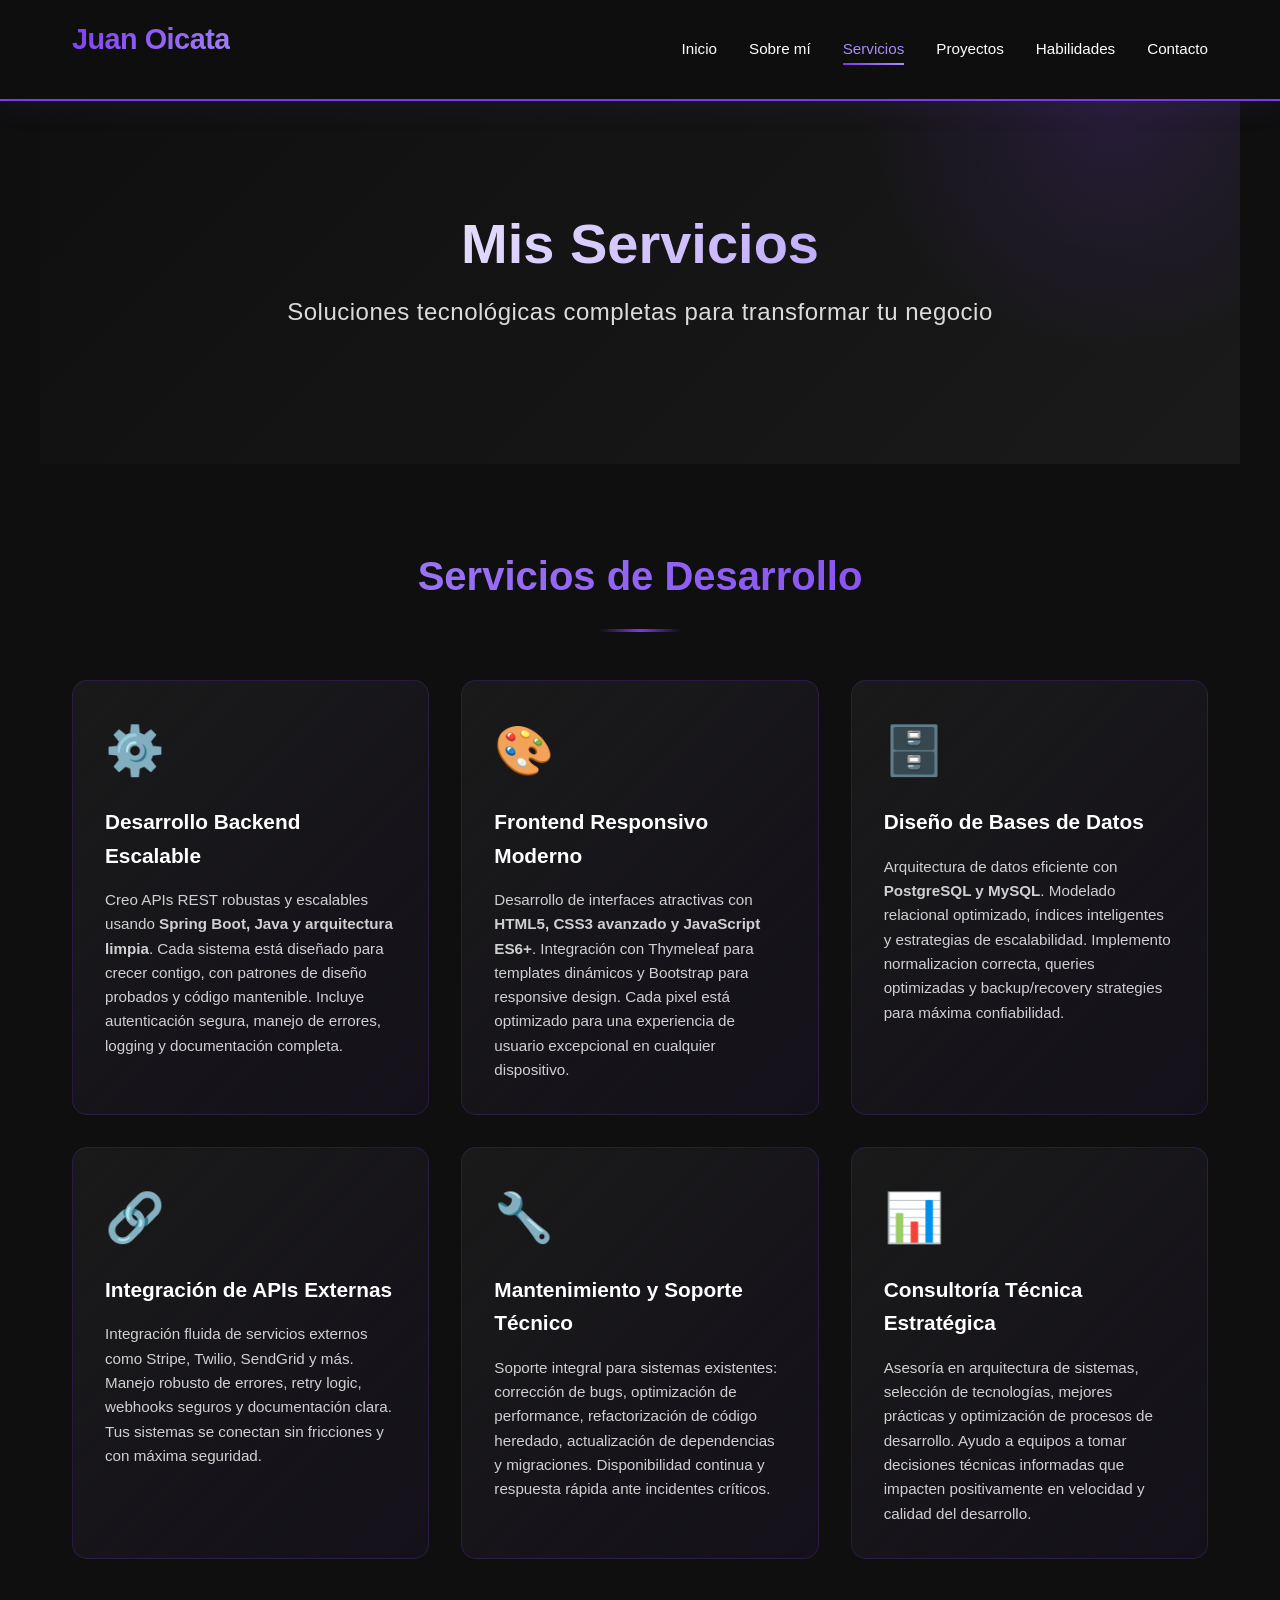
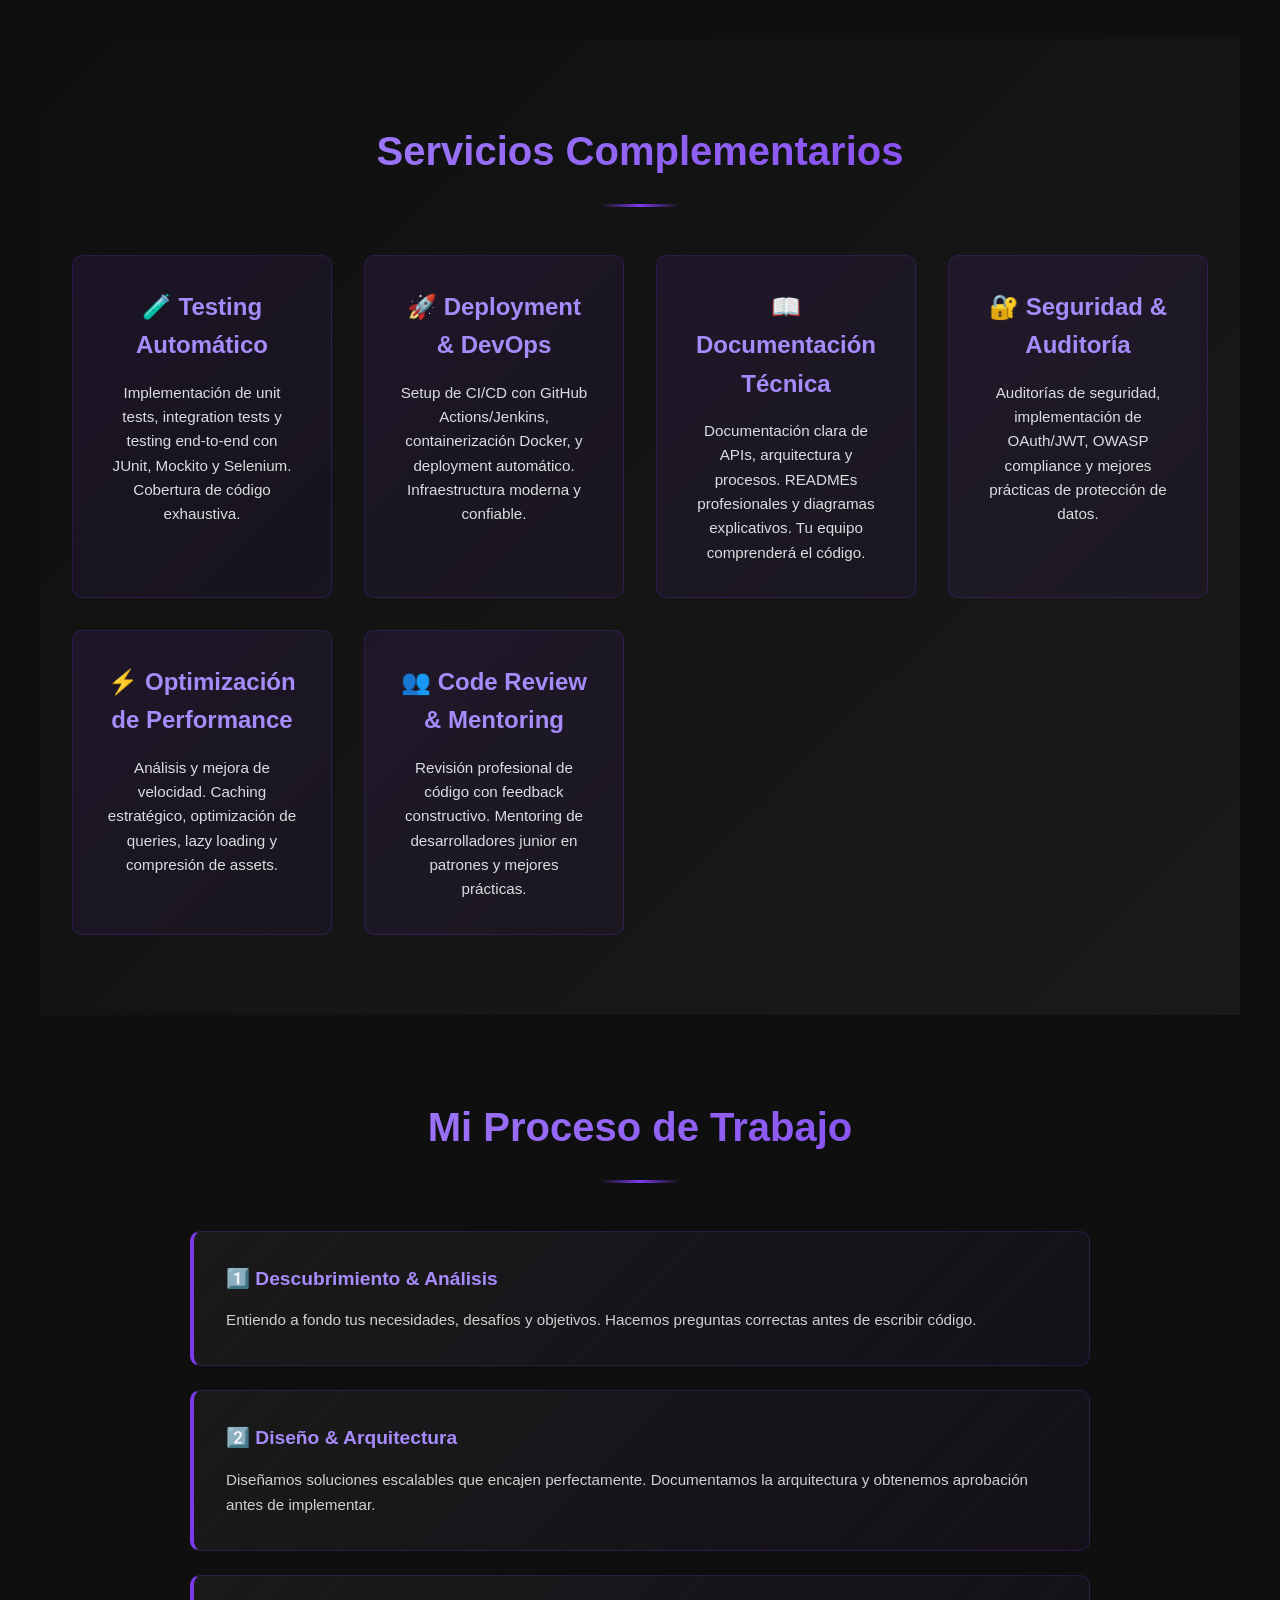
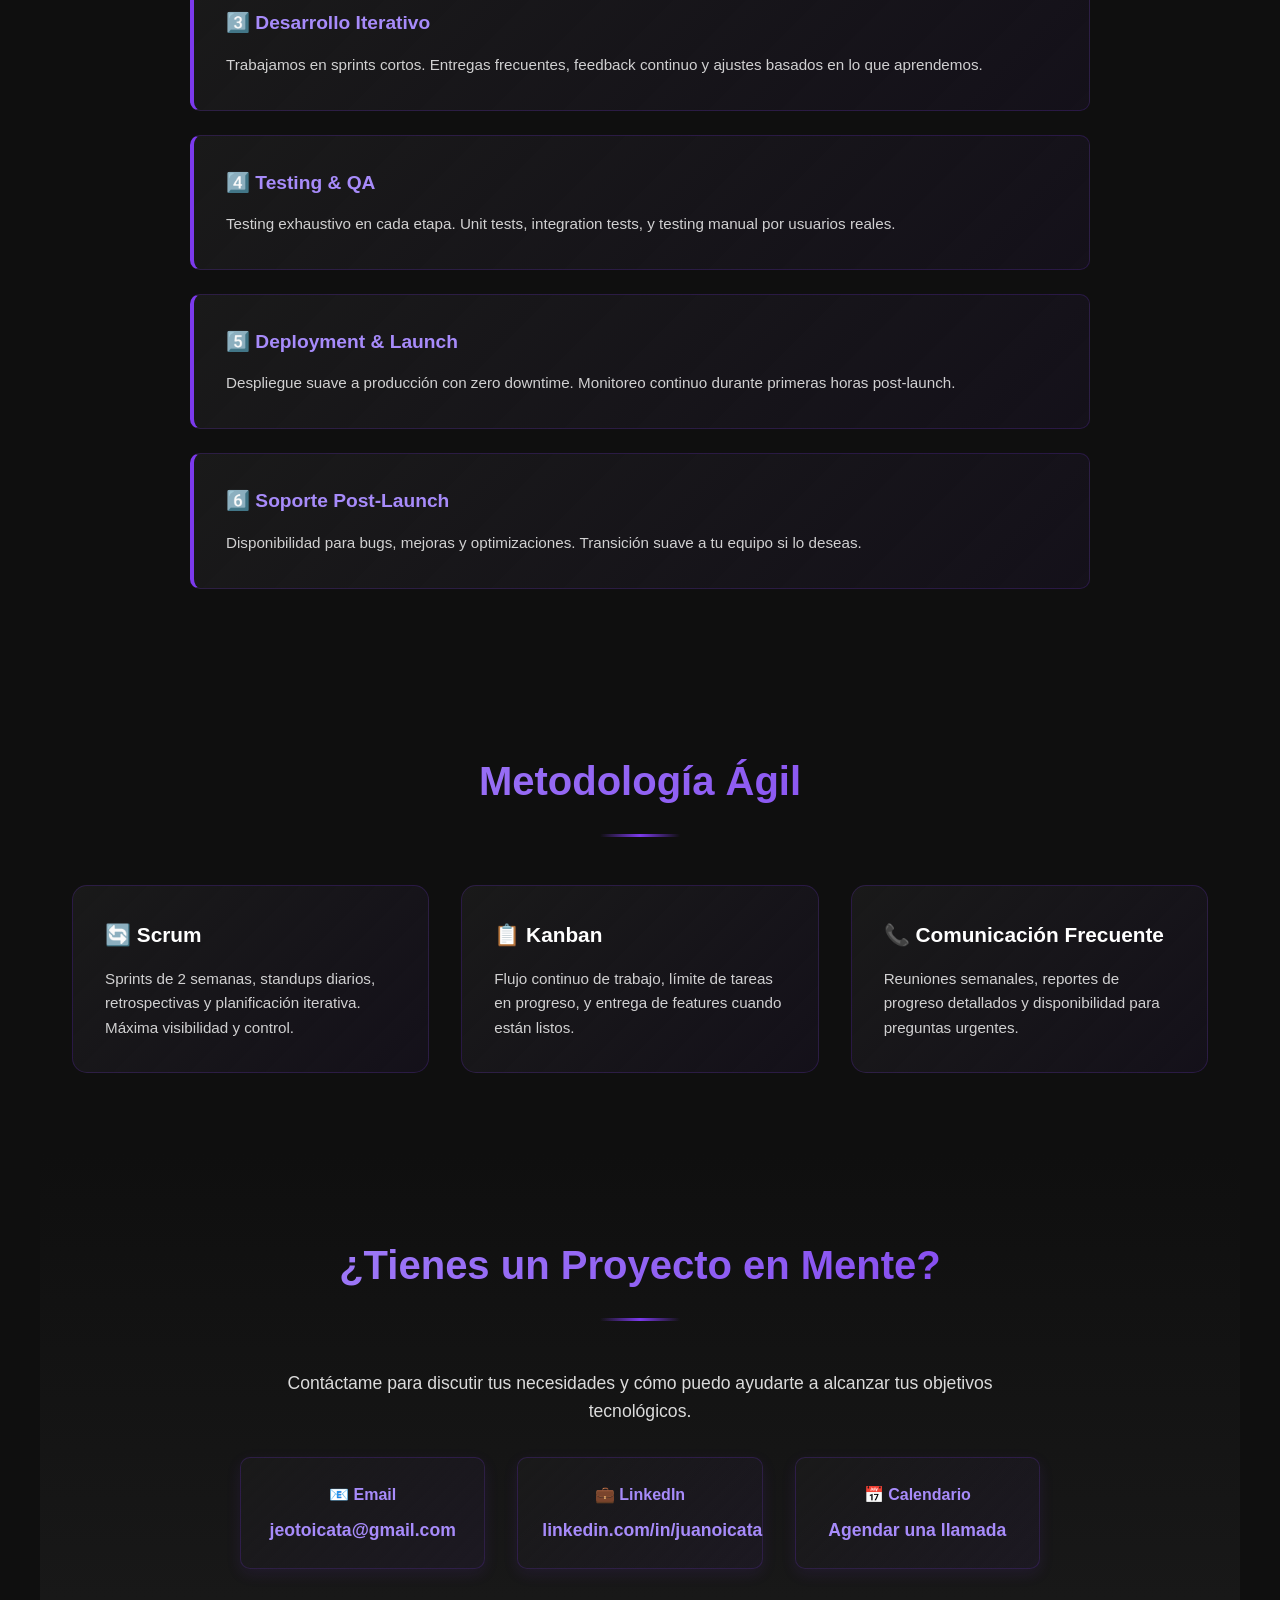
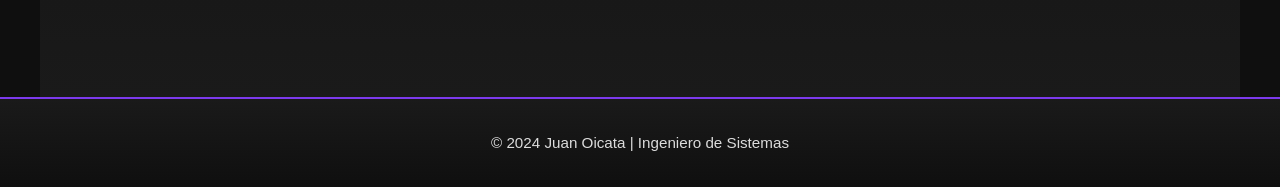
<file: servicios.html>
<!DOCTYPE html>
<html lang="es">
<head>
    <meta charset="UTF-8">
    <meta name="viewport" content="width=device-width, initial-scale=1.0">
    <title>Servicios | Juan Oicata</title>
    <link rel="stylesheet" href="styles.css">
</head>
<body>
    <!-- HEADER Y NAVEGACIÓN -->
    <header>
        <div class="header-content">
            <div class="logo">
                Juan Oicata
                <span>Ingeniero de Sistemas</span>
            </div>
            <button class="mobile-toggle" onclick="toggleNav()">☰</button>
            <nav>
                <ul id="navMenu">
                    <li><a href="index.html" onclick="closeNav()">Inicio</a></li>
                    <li><a href="sobre-mi.html" onclick="closeNav()">Sobre mí</a></li>
                    <li><a href="servicios.html" onclick="closeNav()">Servicios</a></li>
                    <li><a href="proyectos.html" onclick="closeNav()">Proyectos</a></li>
                    <li><a href="habilidades.html" onclick="closeNav()">Habilidades</a></li>
                    <li><a href="contacto.html" onclick="closeNav()">Contacto</a></li>
                </ul>
            </nav>
        </div>
    </header>

    <!-- HERO -->
    <section class="hero">
        <div class="hero-content">
            <h1>Mis <span>Servicios</span></h1>
            <p class="eslogan">Soluciones tecnológicas completas para transformar tu negocio</p>
        </div>
    </section>

    <!-- SERVICIOS DETALLADOS -->
    <section class="servicios">
        <h2>Servicios de Desarrollo</h2>
        <div class="servicios-grid">
            <div class="card servicio-card">
                <div class="servicio-icon">⚙️</div>
                <h3>Desarrollo Backend Escalable</h3>
                <p>
                    Creo APIs REST robustas y escalables usando <strong>Spring Boot, Java y arquitectura limpia</strong>. 
                    Cada sistema está diseñado para crecer contigo, con patrones de diseño probados y código mantenible. 
                    Incluye autenticación segura, manejo de errores, logging y documentación completa.
                </p>
            </div>

            <div class="card servicio-card">
                <div class="servicio-icon">🎨</div>
                <h3>Frontend Responsivo Moderno</h3>
                <p>
                    Desarrollo de interfaces atractivas con <strong>HTML5, CSS3 avanzado y JavaScript ES6+</strong>. 
                    Integración con Thymeleaf para templates dinámicos y Bootstrap para responsive design. 
                    Cada pixel está optimizado para una experiencia de usuario excepcional en cualquier dispositivo.
                </p>
            </div>

            <div class="card servicio-card">
                <div class="servicio-icon">🗄️</div>
                <h3>Diseño de Bases de Datos</h3>
                <p>
                    Arquitectura de datos eficiente con <strong>PostgreSQL y MySQL</strong>. Modelado relacional optimizado, 
                    índices inteligentes y estrategias de escalabilidad. Implemento normalizacion correcta, queries optimizadas 
                    y backup/recovery strategies para máxima confiabilidad.
                </p>
            </div>

            <div class="card servicio-card">
                <div class="servicio-icon">🔗</div>
                <h3>Integración de APIs Externas</h3>
                <p>
                    Integración fluida de servicios externos como Stripe, Twilio, SendGrid y más. 
                    Manejo robusto de errores, retry logic, webhooks seguros y documentación clara. 
                    Tus sistemas se conectan sin fricciones y con máxima seguridad.
                </p>
            </div>

            <div class="card servicio-card">
                <div class="servicio-icon">🔧</div>
                <h3>Mantenimiento y Soporte Técnico</h3>
                <p>
                    Soporte integral para sistemas existentes: corrección de bugs, optimización de performance, 
                    refactorización de código heredado, actualización de dependencias y migraciones. 
                    Disponibilidad continua y respuesta rápida ante incidentes críticos.
                </p>
            </div>

            <div class="card servicio-card">
                <div class="servicio-icon">📊</div>
                <h3>Consultoría Técnica Estratégica</h3>
                <p>
                    Asesoría en arquitectura de sistemas, selección de tecnologías, mejores prácticas y optimización 
                    de procesos de desarrollo. Ayudo a equipos a tomar decisiones técnicas informadas que impacten 
                    positivamente en velocidad y calidad del desarrollo.
                </p>
            </div>
        </div>
    </section>

    <!-- SERVICIOS COMPLEMENTARIOS -->
    <section class="propuesta">
        <h2>Servicios Complementarios</h2>
        <div class="valor-items">
            <div class="valor-item">
                <h3>🧪 Testing Automático</h3>
                <p>Implementación de unit tests, integration tests y testing end-to-end con JUnit, Mockito y Selenium. Cobertura de código exhaustiva.</p>
            </div>
            <div class="valor-item">
                <h3>🚀 Deployment & DevOps</h3>
                <p>Setup de CI/CD con GitHub Actions/Jenkins, containerización Docker, y deployment automático. Infraestructura moderna y confiable.</p>
            </div>
            <div class="valor-item">
                <h3>📖 Documentación Técnica</h3>
                <p>Documentación clara de APIs, arquitectura y procesos. READMEs profesionales y diagramas explicativos. Tu equipo comprenderá el código.</p>
            </div>
            <div class="valor-item">
                <h3>🔐 Seguridad & Auditoría</h3>
                <p>Auditorías de seguridad, implementación de OAuth/JWT, OWASP compliance y mejores prácticas de protección de datos.</p>
            </div>
            <div class="valor-item">
                <h3>⚡ Optimización de Performance</h3>
                <p>Análisis y mejora de velocidad. Caching estratégico, optimización de queries, lazy loading y compresión de assets.</p>
            </div>
            <div class="valor-item">
                <h3>👥 Code Review & Mentoring</h3>
                <p>Revisión profesional de código con feedback constructivo. Mentoring de desarrolladores junior en patrones y mejores prácticas.</p>
            </div>
        </div>
    </section>

    <!-- PROCESO DE TRABAJO -->
    <section class="metodologia">
        <h2>Mi Proceso de Trabajo</h2>
        <div style="max-width: 900px; margin: 0 auto;">
            <div class="card metodo-item" style="margin-bottom: 1.5rem;">
                <h3>1️⃣ Descubrimiento & Análisis</h3>
                <p>Entiendo a fondo tus necesidades, desafíos y objetivos. Hacemos preguntas correctas antes de escribir código.</p>
            </div>
            <div class="card metodo-item" style="margin-bottom: 1.5rem;">
                <h3>2️⃣ Diseño & Arquitectura</h3>
                <p>Diseñamos soluciones escalables que encajen perfectamente. Documentamos la arquitectura y obtenemos aprobación antes de implementar.</p>
            </div>
            <div class="card metodo-item" style="margin-bottom: 1.5rem;">
                <h3>3️⃣ Desarrollo Iterativo</h3>
                <p>Trabajamos en sprints cortos. Entregas frecuentes, feedback continuo y ajustes basados en lo que aprendemos.</p>
            </div>
            <div class="card metodo-item" style="margin-bottom: 1.5rem;">
                <h3>4️⃣ Testing & QA</h3>
                <p>Testing exhaustivo en cada etapa. Unit tests, integration tests, y testing manual por usuarios reales.</p>
            </div>
            <div class="card metodo-item" style="margin-bottom: 1.5rem;">
                <h3>5️⃣ Deployment & Launch</h3>
                <p>Despliegue suave a producción con zero downtime. Monitoreo continuo durante primeras horas post-launch.</p>
            </div>
            <div class="card metodo-item">
                <h3>6️⃣ Soporte Post-Launch</h3>
                <p>Disponibilidad para bugs, mejoras y optimizaciones. Transición suave a tu equipo si lo deseas.</p>
            </div>
        </div>
    </section>

    <!-- METODOLOGÍA -->
    <section class="servicios">
        <h2>Metodología Ágil</h2>
        <div class="servicios-grid">
            <div class="card servicio-card">
                <h3>🔄 Scrum</h3>
                <p>Sprints de 2 semanas, standups diarios, retrospectivas y planificación iterativa. Máxima visibilidad y control.</p>
            </div>
            <div class="card servicio-card">
                <h3>📋 Kanban</h3>
                <p>Flujo continuo de trabajo, límite de tareas en progreso, y entrega de features cuando están listos.</p>
            </div>
            <div class="card servicio-card">
                <h3>📞 Comunicación Frecuente</h3>
                <p>Reuniones semanales, reportes de progreso detallados y disponibilidad para preguntas urgentes.</p>
            </div>
        </div>
    </section>

    <!-- CONTACTO -->
    <section class="contacto">
        <h2>¿Tienes un Proyecto en Mente?</h2>
        <div class="contacto-content">
            <p>Contáctame para discutir tus necesidades y cómo puedo ayudarte a alcanzar tus objetivos tecnológicos.</p>
            <div class="contacto-info">
                <div class="info-item">
                    <h3>📧 Email</h3>
                    <p><a href="mailto:jeotoicata@gmail.com">jeotoicata@gmail.com</a></p>
                </div>
                <div class="info-item">
                    <h3>💼 LinkedIn</h3>
                    <p><a href="https://linkedin.com/in/juanoicata" target="_blank">linkedin.com/in/juanoicata</a></p>
                </div>
                <div class="info-item">
                    <h3>📅 Calendario</h3>
                    <p><a href="contacto.html">Agendar una llamada</a></p>
                </div>
            </div>
        </div>
    </section>

    <!-- FOOTER -->
    <footer>
        <p>&copy; 2024 Juan Oicata | Ingeniero de Sistemas</p>
    </footer>

    <script src="script.js"></script>
</body>
</html>
</file>
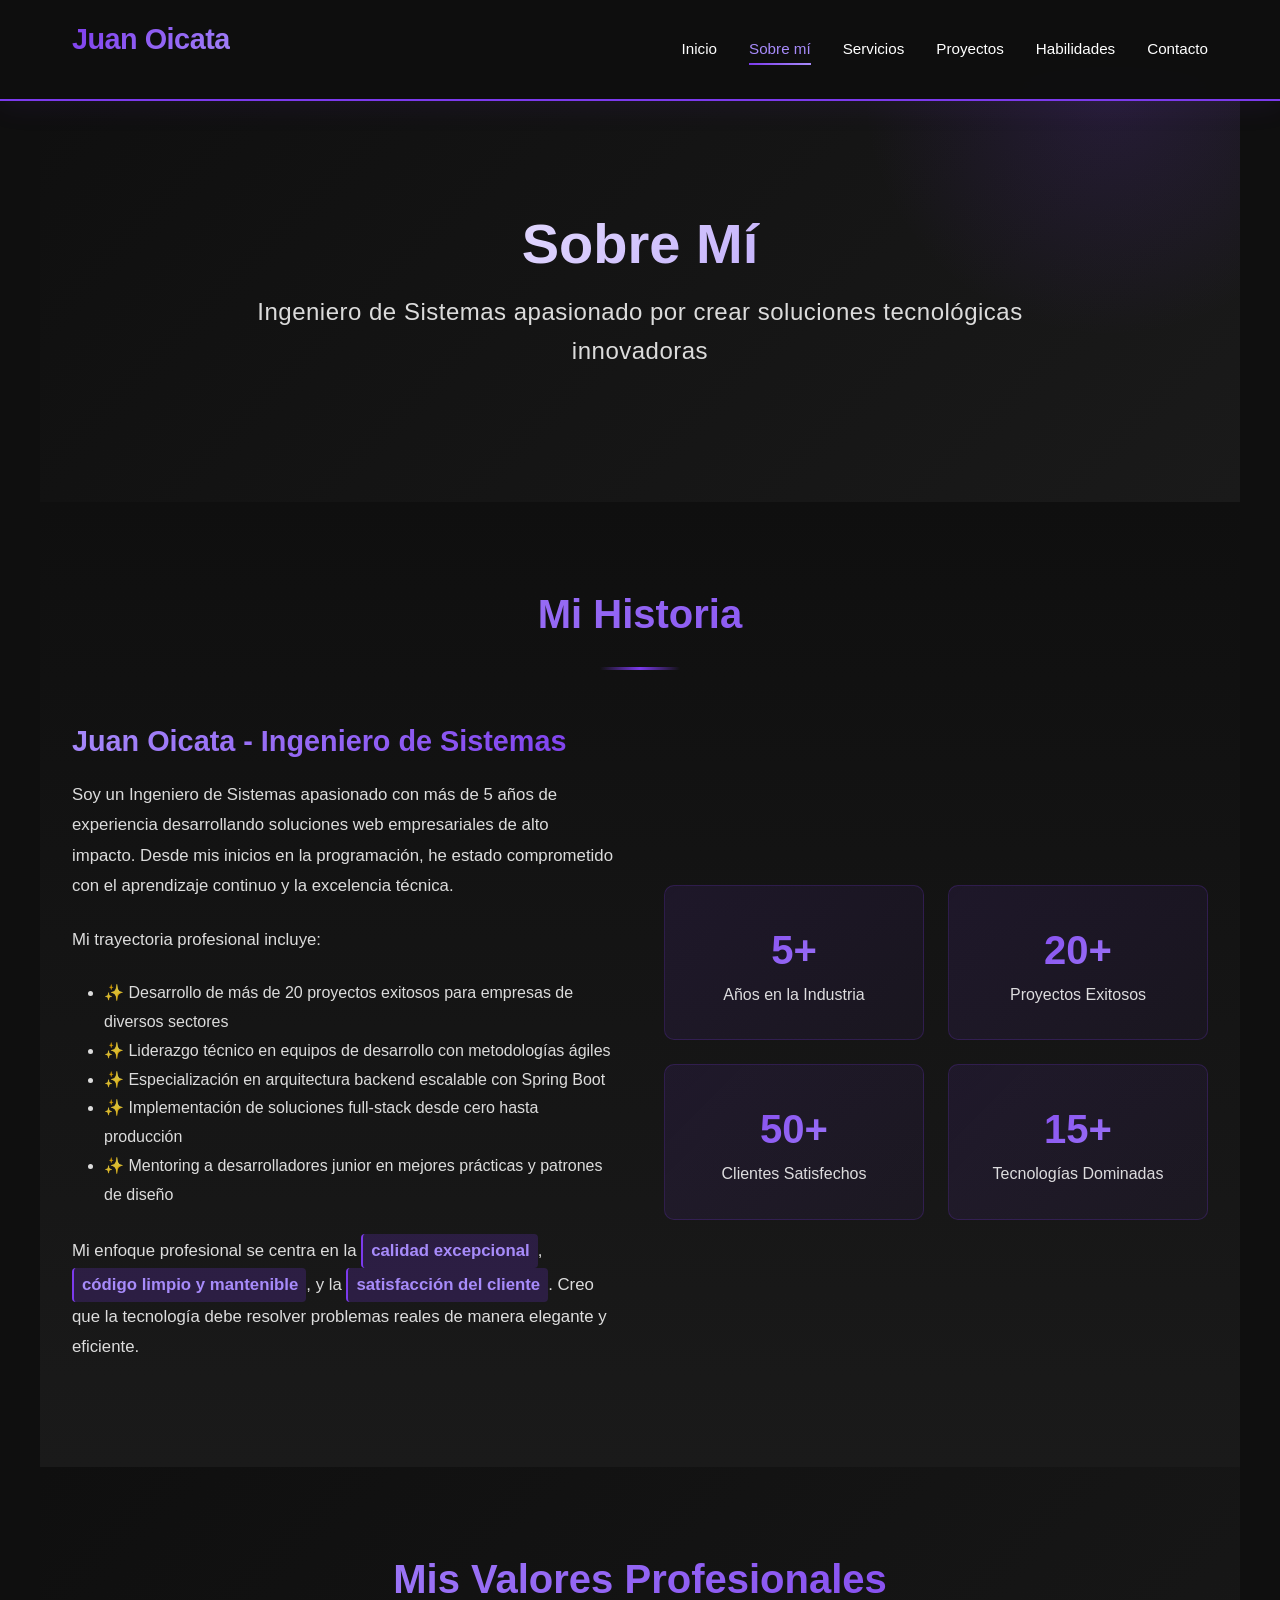
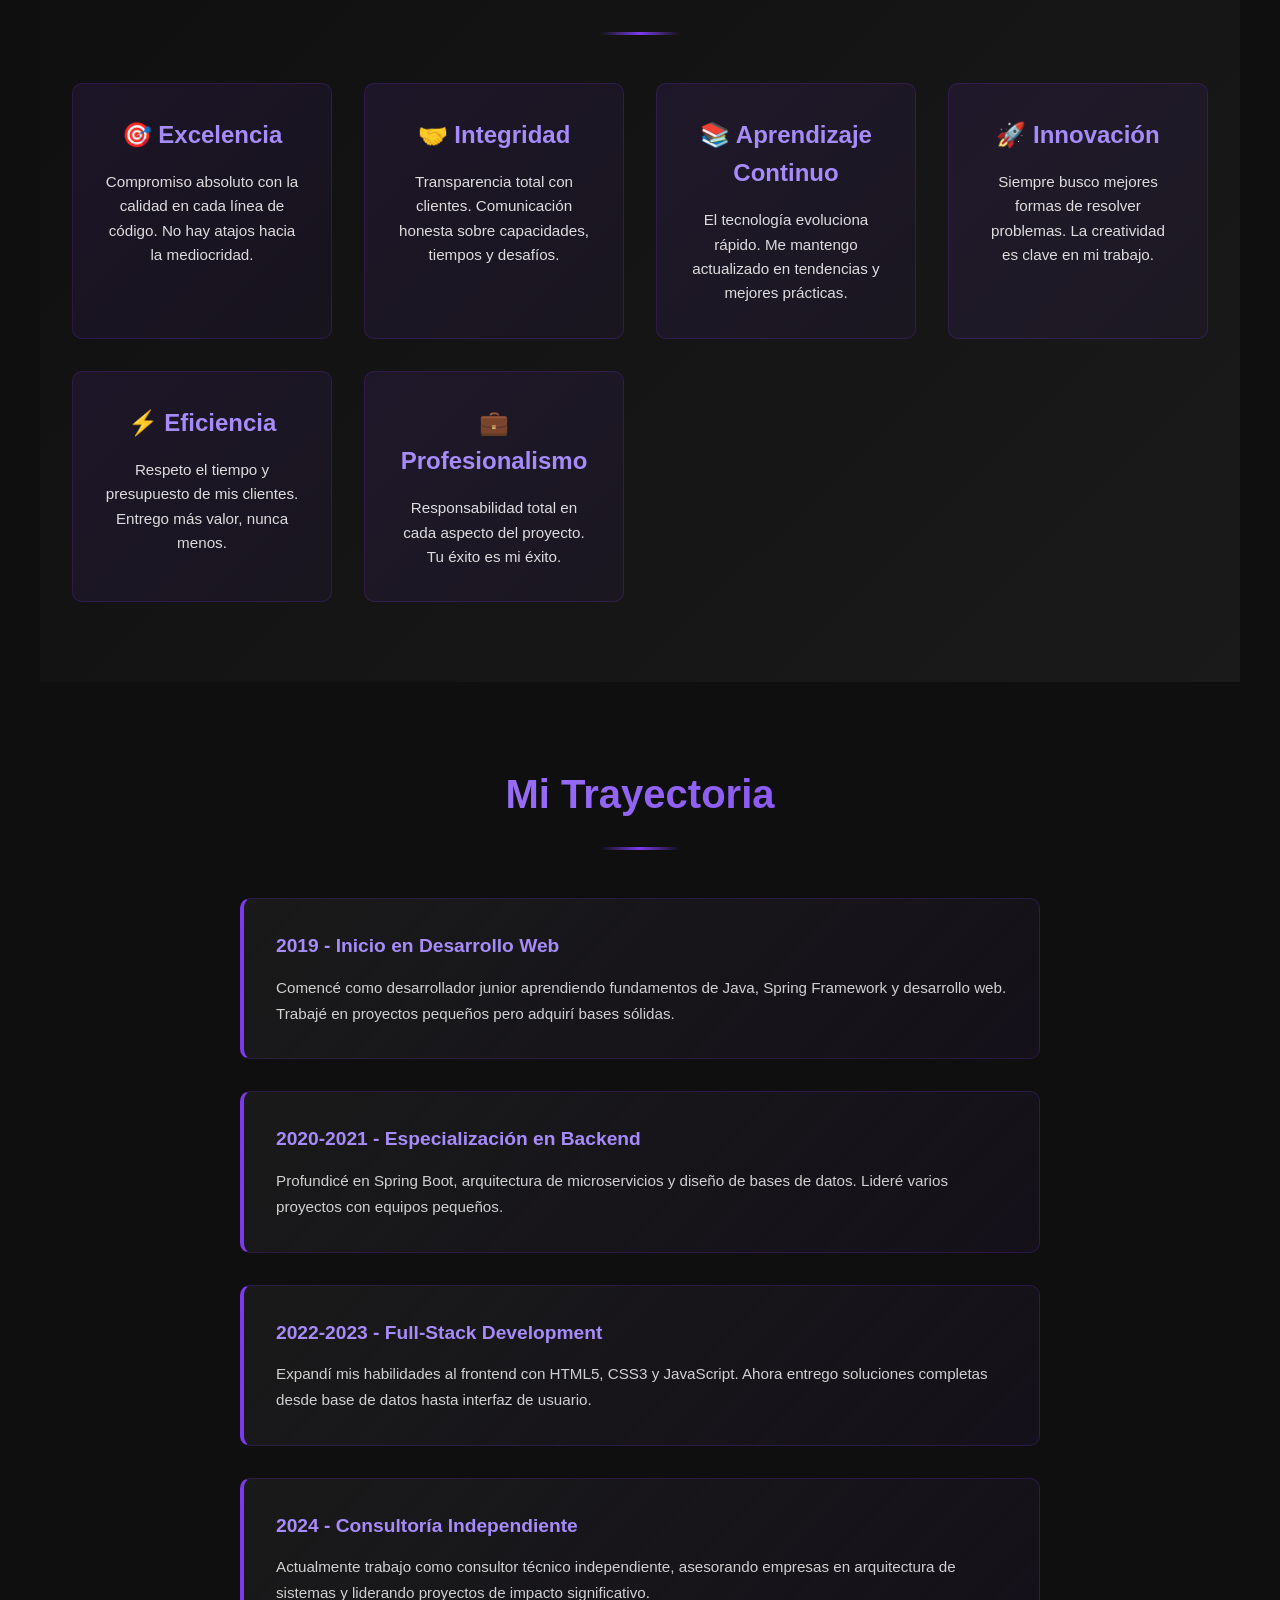
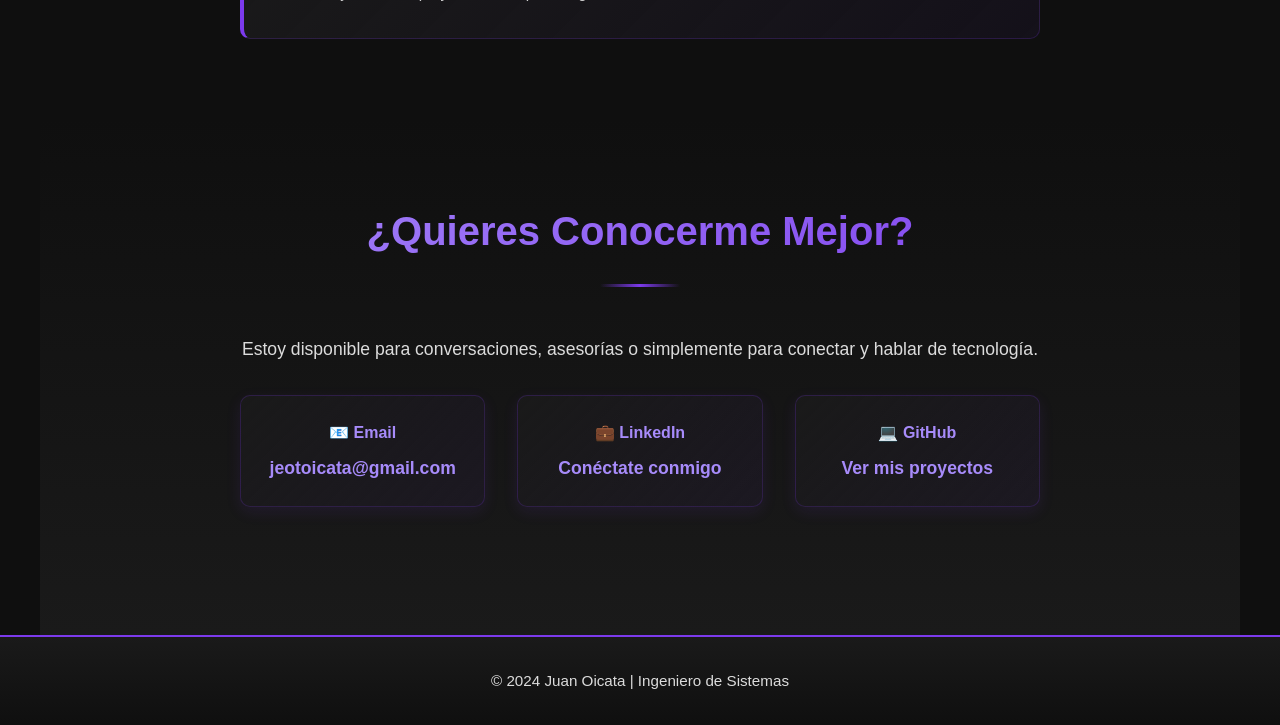
<file: sobre-mi.html>
<!DOCTYPE html>
<html lang="es">
<head>
    <meta charset="UTF-8">
    <meta name="viewport" content="width=device-width, initial-scale=1.0">
    <title>Sobre Mí | Juan Oicata</title>
    <link rel="stylesheet" href="styles.css">
</head>
<body>
    <!-- HEADER Y NAVEGACIÓN -->
    <header>
        <div class="header-content">
            <div class="logo">
                Juan Oicata
                <span>Ingeniero de Sistemas</span>
            </div>
            <button class="mobile-toggle" onclick="toggleNav()">☰</button>
            <nav>
                <ul id="navMenu">
                    <li><a href="index.html" onclick="closeNav()">Inicio</a></li>
                    <li><a href="sobre-mi.html" onclick="closeNav()">Sobre mí</a></li>
                    <li><a href="servicios.html" onclick="closeNav()">Servicios</a></li>
                    <li><a href="proyectos.html" onclick="closeNav()">Proyectos</a></li>
                    <li><a href="habilidades.html" onclick="closeNav()">Habilidades</a></li>
                    <li><a href="contacto.html" onclick="closeNav()">Contacto</a></li>
                </ul>
            </nav>
        </div>
    </header>

    <!-- HERO -->
    <section class="hero">
        <div class="hero-content">
            <h1>Sobre <span>Mí</span></h1>
            <p class="eslogan">Ingeniero de Sistemas apasionado por crear soluciones tecnológicas innovadoras</p>
        </div>
    </section>

    <!-- PERFIL COMPLETO -->
    <section class="perfil">
        <h2>Mi Historia</h2>
        <div class="perfil-content">
            <div class="perfil-texto">
                <h3>Juan Oicata - Ingeniero de Sistemas</h3>
                <p>
                    Soy un Ingeniero de Sistemas apasionado con más de 5 años de experiencia desarrollando soluciones 
                    web empresariales de alto impacto. Desde mis inicios en la programación, he estado comprometido 
                    con el aprendizaje continuo y la excelencia técnica.
                </p>
                <p>
                    Mi trayectoria profesional incluye:
                </p>
                <ul style="margin: 1.5rem 0; padding-left: 2rem; color: rgba(255,255,255,0.85); line-height: 1.8;">
                    <li>✨ Desarrollo de más de 20 proyectos exitosos para empresas de diversos sectores</li>
                    <li>✨ Liderazgo técnico en equipos de desarrollo con metodologías ágiles</li>
                    <li>✨ Especialización en arquitectura backend escalable con Spring Boot</li>
                    <li>✨ Implementación de soluciones full-stack desde cero hasta producción</li>
                    <li>✨ Mentoring a desarrolladores junior en mejores prácticas y patrones de diseño</li>
                </ul>
                <p>
                    Mi enfoque profesional se centra en la <span class="highlight">calidad excepcional</span>, 
                    <span class="highlight">código limpio y mantenible</span>, y la <span class="highlight">satisfacción del cliente</span>. 
                    Creo que la tecnología debe resolver problemas reales de manera elegante y eficiente.
                </p>
            </div>
            <div class="perfil-stats">
                <div class="stat">
                    <div class="stat-number">5+</div>
                    <div class="stat-label">Años en la Industria</div>
                </div>
                <div class="stat">
                    <div class="stat-number">20+</div>
                    <div class="stat-label">Proyectos Exitosos</div>
                </div>
                <div class="stat">
                    <div class="stat-number">50+</div>
                    <div class="stat-label">Clientes Satisfechos</div>
                </div>
                <div class="stat">
                    <div class="stat-number">15+</div>
                    <div class="stat-label">Tecnologías Dominadas</div>
                </div>
            </div>
        </div>
    </section>

    <!-- VALORES PROFESIONALES -->
    <section class="propuesta">
        <h2>Mis Valores Profesionales</h2>
        <div class="valor-items">
            <div class="valor-item">
                <h3>🎯 Excelencia</h3>
                <p>Compromiso absoluto con la calidad en cada línea de código. No hay atajos hacia la mediocridad.</p>
            </div>
            <div class="valor-item">
                <h3>🤝 Integridad</h3>
                <p>Transparencia total con clientes. Comunicación honesta sobre capacidades, tiempos y desafíos.</p>
            </div>
            <div class="valor-item">
                <h3>📚 Aprendizaje Continuo</h3>
                <p>El tecnología evoluciona rápido. Me mantengo actualizado en tendencias y mejores prácticas.</p>
            </div>
            <div class="valor-item">
                <h3>🚀 Innovación</h3>
                <p>Siempre busco mejores formas de resolver problemas. La creatividad es clave en mi trabajo.</p>
            </div>
            <div class="valor-item">
                <h3>⚡ Eficiencia</h3>
                <p>Respeto el tiempo y presupuesto de mis clientes. Entrego más valor, nunca menos.</p>
            </div>
            <div class="valor-item">
                <h3>💼 Profesionalismo</h3>
                <p>Responsabilidad total en cada aspecto del proyecto. Tu éxito es mi éxito.</p>
            </div>
        </div>
    </section>

    <!-- TRAYECTORIA -->
    <section class="metodologia">
        <h2>Mi Trayectoria</h2>
        <div style="max-width: 800px; margin: 0 auto; color: rgba(255,255,255,0.85);">
            <div class="card metodo-item" style="margin-bottom: 2rem;">
                <h3>2019 - Inicio en Desarrollo Web</h3>
                <p>Comencé como desarrollador junior aprendiendo fundamentos de Java, Spring Framework y desarrollo web. 
                   Trabajé en proyectos pequeños pero adquirí bases sólidas.</p>
            </div>
            <div class="card metodo-item" style="margin-bottom: 2rem;">
                <h3>2020-2021 - Especialización en Backend</h3>
                <p>Profundicé en Spring Boot, arquitectura de microservicios y diseño de bases de datos. 
                   Lideré varios proyectos con equipos pequeños.</p>
            </div>
            <div class="card metodo-item" style="margin-bottom: 2rem;">
                <h3>2022-2023 - Full-Stack Development</h3>
                <p>Expandí mis habilidades al frontend con HTML5, CSS3 y JavaScript. Ahora entrego soluciones 
                   completas desde base de datos hasta interfaz de usuario.</p>
            </div>
            <div class="card metodo-item">
                <h3>2024 - Consultoría Independiente</h3>
                <p>Actualmente trabajo como consultor técnico independiente, asesorando empresas en arquitectura 
                   de sistemas y liderando proyectos de impacto significativo.</p>
            </div>
        </div>
    </section>

    <!-- CONTACTO -->
    <section class="contacto">
        <h2>¿Quieres Conocerme Mejor?</h2>
        <div class="contacto-content">
            <p>Estoy disponible para conversaciones, asesorías o simplemente para conectar y hablar de tecnología.</p>
            <div class="contacto-info">
                <div class="info-item">
                    <h3>📧 Email</h3>
                    <p><a href="mailto:jeotoicata@gmail.com">jeotoicata@gmail.com</a></p>
                </div>
                <div class="info-item">
                    <h3>💼 LinkedIn</h3>
                    <p><a href="https://linkedin.com/in/juanoicata" target="_blank">Conéctate conmigo</a></p>
                </div>
                <div class="info-item">
                    <h3>💻 GitHub</h3>
                    <p><a href="https://github.com/juanoicata" target="_blank">Ver mis proyectos</a></p>
                </div>
            </div>
        </div>
    </section>

    <!-- FOOTER -->
    <footer>
        <p>&copy; 2024 Juan Oicata | Ingeniero de Sistemas</p>
    </footer>

    <script src="script.js"></script>
</body>
</html>
</file>
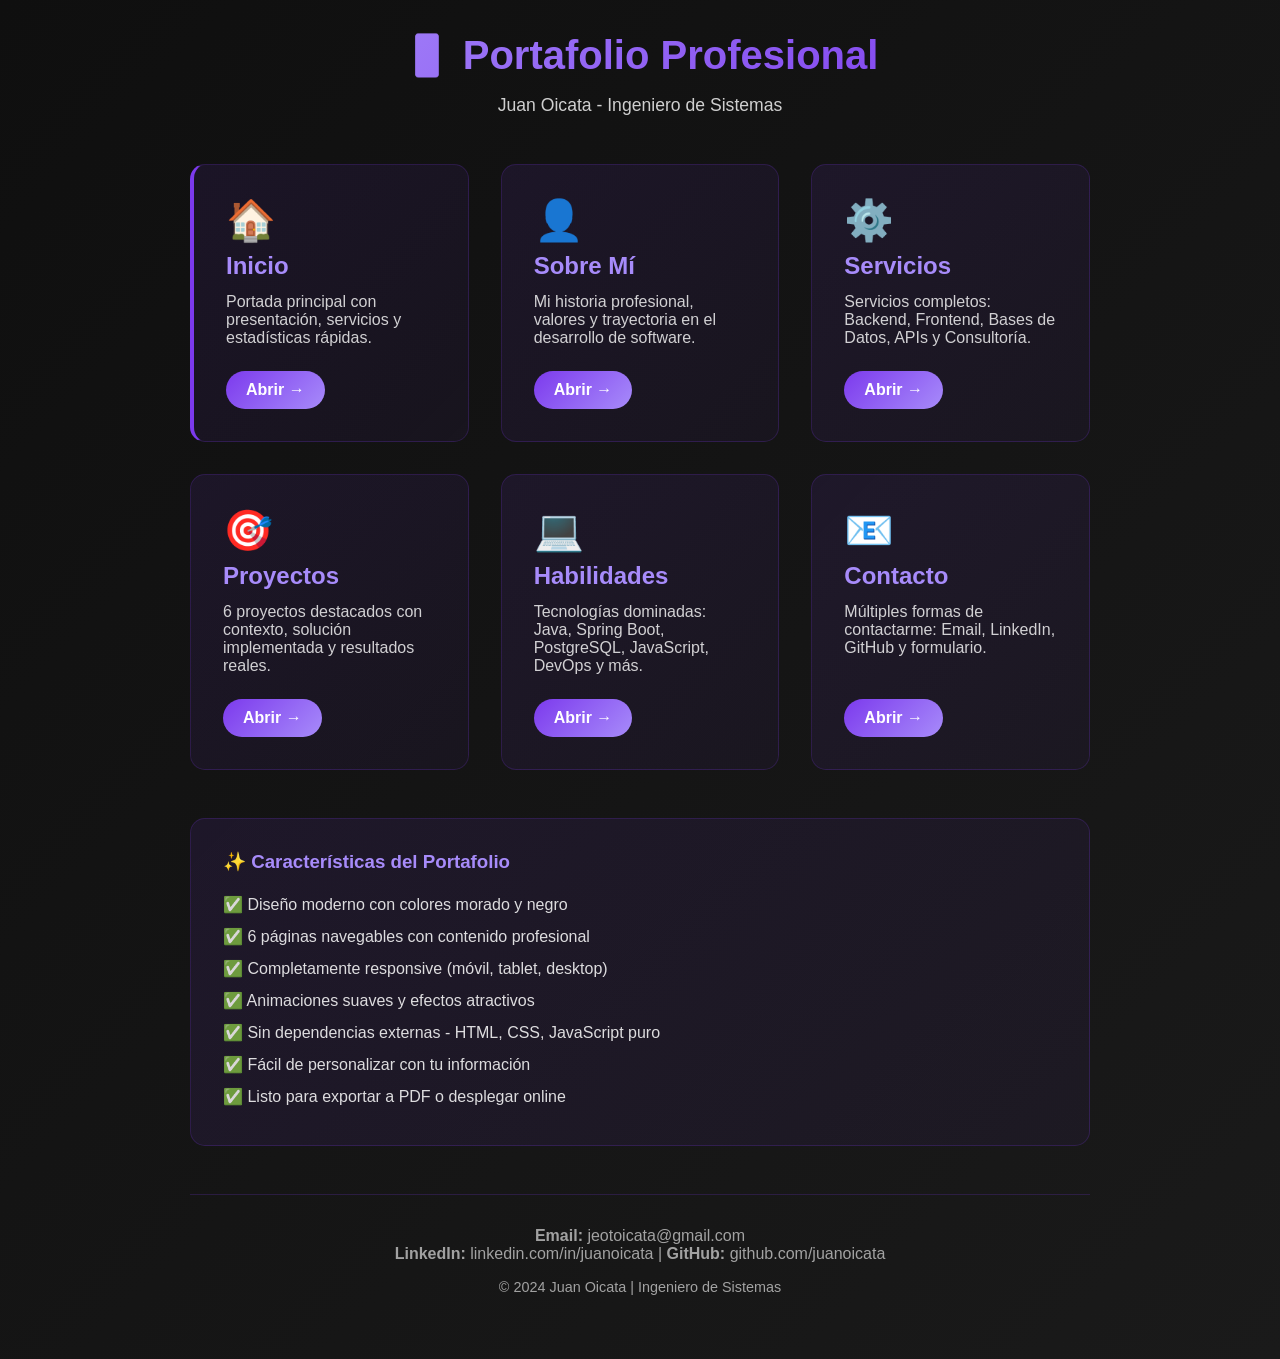
<file: START.html>
<!DOCTYPE html>
<html lang="es">
<head>
    <meta charset="UTF-8">
    <meta name="viewport" content="width=device-width, initial-scale=1.0">
    <title>Portafolio Juan Oicata - Acceso Rápido</title>
    <style>
        * {
            margin: 0;
            padding: 0;
            box-sizing: border-box;
        }
        
        body {
            font-family: 'Poppins', sans-serif;
            background: linear-gradient(135deg, #0F0F0F 0%, #1a1a1a 100%);
            color: #fff;
            min-height: 100vh;
            display: flex;
            align-items: center;
            justify-content: center;
            padding: 2rem;
        }
        
        .container {
            max-width: 900px;
            width: 100%;
        }
        
        h1 {
            text-align: center;
            margin-bottom: 1rem;
            background: linear-gradient(135deg, #a78bfa, #7c3aed);
            -webkit-background-clip: text;
            -webkit-text-fill-color: transparent;
            background-clip: text;
            font-size: 2.5rem;
        }
        
        .subtitle {
            text-align: center;
            color: rgba(255,255,255,0.8);
            margin-bottom: 3rem;
            font-size: 1.1rem;
        }
        
        .grid {
            display: grid;
            grid-template-columns: repeat(auto-fit, minmax(250px, 1fr));
            gap: 2rem;
            margin-bottom: 3rem;
        }
        
        .card {
            background: linear-gradient(135deg, rgba(124, 58, 237, 0.1), rgba(124, 58, 237, 0.05));
            padding: 2rem;
            border-radius: 15px;
            border: 1px solid rgba(124, 58, 237, 0.2);
            transition: all 0.3s ease;
            text-decoration: none;
            color: inherit;
            display: flex;
            flex-direction: column;
        }
        
        .card:hover {
            transform: translateY(-10px);
            border-color: #7c3aed;
            box-shadow: 0 20px 50px rgba(124, 58, 237, 0.3);
        }
        
        .card h2 {
            color: #a78bfa;
            margin-bottom: 0.8rem;
            font-size: 1.5rem;
        }
        
        .card p {
            color: rgba(255,255,255,0.8);
            margin-bottom: 1.5rem;
            flex-grow: 1;
        }
        
        .card-link {
            display: inline-block;
            background: linear-gradient(135deg, #7c3aed, #a78bfa);
            color: white;
            padding: 10px 20px;
            border-radius: 50px;
            text-decoration: none;
            font-weight: 600;
            transition: all 0.3s ease;
            align-self: flex-start;
        }
        
        .card-link:hover {
            transform: translateX(5px);
        }
        
        .footer {
            text-align: center;
            padding: 2rem;
            color: rgba(255,255,255,0.6);
            border-top: 1px solid rgba(124, 58, 237, 0.2);
            margin-top: 3rem;
        }
        
        .emoji {
            font-size: 2.5rem;
            margin-bottom: 0.5rem;
        }
        
        @media (max-width: 768px) {
            h1 {
                font-size: 1.8rem;
            }
            
            .grid {
                grid-template-columns: 1fr;
            }
        }
    </style>
</head>
<body>
    <div class="container">
        <h1>📱 Portafolio Profesional</h1>
        <p class="subtitle">Juan Oicata - Ingeniero de Sistemas</p>
        
        <div class="grid">
            <a href="index.html" class="card" style="border-left: 4px solid #7c3aed;">
                <div class="emoji">🏠</div>
                <h2>Inicio</h2>
                <p>Portada principal con presentación, servicios y estadísticas rápidas.</p>
                <span class="card-link">Abrir →</span>
            </a>
            
            <a href="sobre-mi.html" class="card">
                <div class="emoji">👤</div>
                <h2>Sobre Mí</h2>
                <p>Mi historia profesional, valores y trayectoria en el desarrollo de software.</p>
                <span class="card-link">Abrir →</span>
            </a>
            
            <a href="servicios.html" class="card">
                <div class="emoji">⚙️</div>
                <h2>Servicios</h2>
                <p>Servicios completos: Backend, Frontend, Bases de Datos, APIs y Consultoría.</p>
                <span class="card-link">Abrir →</span>
            </a>
            
            <a href="proyectos.html" class="card">
                <div class="emoji">🎯</div>
                <h2>Proyectos</h2>
                <p>6 proyectos destacados con contexto, solución implementada y resultados reales.</p>
                <span class="card-link">Abrir →</span>
            </a>
            
            <a href="habilidades.html" class="card">
                <div class="emoji">💻</div>
                <h2>Habilidades</h2>
                <p>Tecnologías dominadas: Java, Spring Boot, PostgreSQL, JavaScript, DevOps y más.</p>
                <span class="card-link">Abrir →</span>
            </a>
            
            <a href="contacto.html" class="card">
                <div class="emoji">📧</div>
                <h2>Contacto</h2>
                <p>Múltiples formas de contactarme: Email, LinkedIn, GitHub y formulario.</p>
                <span class="card-link">Abrir →</span>
            </a>
        </div>
        
        <div style="background: linear-gradient(135deg, rgba(124, 58, 237, 0.1), rgba(124, 58, 237, 0.05)); 
                    padding: 2rem; border-radius: 15px; border: 1px solid rgba(124, 58, 237, 0.2); margin-bottom: 2rem;">
            <h3 style="color: #a78bfa; margin-bottom: 1rem;">✨ Características del Portafolio</h3>
            <ul style="color: rgba(255,255,255,0.85); line-height: 2; list-style: none;">
                <li>✅ Diseño moderno con colores morado y negro</li>
                <li>✅ 6 páginas navegables con contenido profesional</li>
                <li>✅ Completamente responsive (móvil, tablet, desktop)</li>
                <li>✅ Animaciones suaves y efectos atractivos</li>
                <li>✅ Sin dependencias externas - HTML, CSS, JavaScript puro</li>
                <li>✅ Fácil de personalizar con tu información</li>
                <li>✅ Listo para exportar a PDF o desplegar online</li>
            </ul>
        </div>
        
        <div class="footer">
            <p><strong>Email:</strong> jeotoicata@gmail.com</p>
            <p><strong>LinkedIn:</strong> linkedin.com/in/juanoicata | <strong>GitHub:</strong> github.com/juanoicata</p>
            <p style="margin-top: 1rem; font-size: 0.9rem;">© 2024 Juan Oicata | Ingeniero de Sistemas</p>
        </div>
    </div>
</body>
</html>
</file>
<file: styles.css>
/* ==================== VARIABLES GLOBALES ==================== */
:root {
    --color-black: #0F0F0F;
    --color-dark: #1a1a1a;
    --color-purple: #7c3aed;
    --color-purple-light: #a78bfa;
    --color-white: #FFFFFF;
    --color-gray: #e5e7eb;
    --color-gray-dark: #6b7280;
    --font-primary: 'Poppins', 'Segoe UI', sans-serif;
    --transition: all 0.3s ease;
    --shadow: 0 10px 30px rgba(124, 58, 237, 0.2);
    --shadow-hover: 0 20px 50px rgba(124, 58, 237, 0.3);
}

/* ==================== RESET Y ESTILOS BASE ==================== */
* {
    margin: 0;
    padding: 0;
    box-sizing: border-box;
}

html {
    scroll-behavior: smooth;
}

body {
    font-family: var(--font-primary);
    color: var(--color-dark);
    background-color: var(--color-black);
    line-height: 1.6;
    overflow-x: hidden;
}

/* ==================== HEADER Y NAVEGACIÓN ==================== */
header {
    position: fixed;
    top: 0;
    width: 100%;
    background: rgba(15, 15, 15, 0.98);
    backdrop-filter: blur(10px);
    padding: 1rem 0;
    z-index: 1000;
    border-bottom: 2px solid var(--color-purple);
    box-shadow: 0 2px 30px rgba(124, 58, 237, 0.1);
}

.header-content {
    max-width: 1200px;
    margin: 0 auto;
    padding: 0 2rem;
    display: flex;
    justify-content: space-between;
    align-items: center;
}

.logo {
    font-size: 1.8rem;
    font-weight: 800;
    background: linear-gradient(135deg, var(--color-purple), var(--color-purple-light));
    -webkit-background-clip: text;
    -webkit-text-fill-color: transparent;
    background-clip: text;
    letter-spacing: -0.5px;
}

.logo span {
    display: block;
    font-size: 0.8rem;
    opacity: 0.8;
}

nav ul {
    display: flex;
    list-style: none;
    gap: 2rem;
}

nav a {
    color: var(--color-white);
    text-decoration: none;
    font-weight: 500;
    transition: var(--transition);
    position: relative;
    font-size: 0.95rem;
}

nav a:hover {
    color: var(--color-purple-light);
}

nav a::after {
    content: '';
    position: absolute;
    width: 0;
    height: 2px;
    bottom: -8px;
    left: 0;
    background: linear-gradient(90deg, var(--color-purple), var(--color-purple-light));
    transition: width 0.3s ease;
}

nav a:hover::after {
    width: 100%;
}

nav a.active {
    color: var(--color-purple-light);
}

nav a.active::after {
    width: 100%;
}

.mobile-toggle {
    display: none;
    background: none;
    border: none;
    color: var(--color-white);
    font-size: 1.5rem;
    cursor: pointer;
    transition: var(--transition);
}

.mobile-toggle:hover {
    color: var(--color-purple-light);
}

/* ==================== HERO SECTION ==================== */
.hero {
    background: linear-gradient(135deg, var(--color-black) 0%, var(--color-dark) 100%);
    color: var(--color-white);
    padding: 150px 2rem 100px;
    text-align: center;
    margin-top: 60px;
    position: relative;
    overflow: hidden;
}

.hero::before {
    content: '';
    position: absolute;
    top: -50%;
    right: -10%;
    width: 500px;
    height: 500px;
    background: radial-gradient(circle, rgba(124, 58, 237, 0.15) 0%, transparent 70%);
    border-radius: 50%;
    pointer-events: none;
}

.hero-content {
    max-width: 900px;
    margin: 0 auto;
    animation: fadeInUp 0.8s ease;
    position: relative;
    z-index: 2;
}

.hero h1 {
    font-size: 3.5rem;
    margin-bottom: 1rem;
    font-weight: 800;
    line-height: 1.2;
    background: linear-gradient(135deg, var(--color-white), var(--color-purple-light));
    -webkit-background-clip: text;
    -webkit-text-fill-color: transparent;
    background-clip: text;
}

.hero h1 span {
    color: var(--color-purple);
}

.hero .eslogan {
    font-size: 1.5rem;
    color: rgba(255, 255, 255, 0.85);
    margin-bottom: 2rem;
    font-weight: 300;
    letter-spacing: 0.5px;
}

.cta-buttons {
    display: flex;
    gap: 1rem;
    justify-content: center;
    flex-wrap: wrap;
    margin-top: 2rem;
}

/* ==================== BOTONES ==================== */
.btn {
    padding: 12px 30px;
    border: none;
    border-radius: 50px;
    font-weight: 600;
    cursor: pointer;
    transition: var(--transition);
    font-size: 1rem;
    text-decoration: none;
    display: inline-block;
}

.btn-primary {
    background: linear-gradient(135deg, var(--color-purple), var(--color-purple-light));
    color: var(--color-white);
}

.btn-primary:hover {
    transform: translateY(-3px);
    box-shadow: var(--shadow-hover);
}

.btn-secondary {
    border: 2px solid var(--color-purple);
    color: var(--color-purple);
    background: transparent;
}

.btn-secondary:hover {
    background: var(--color-purple);
    color: var(--color-white);
    transform: translateY(-3px);
}

/* ==================== SECCIONES ==================== */
section {
    padding: 80px 2rem;
    max-width: 1200px;
    margin: 0 auto;
}

section h2 {
    font-size: 2.5rem;
    margin-bottom: 3rem;
    color: var(--color-white);
    text-align: center;
    position: relative;
    padding-bottom: 1.5rem;
    background: linear-gradient(135deg, var(--color-purple-light), var(--color-purple));
    -webkit-background-clip: text;
    -webkit-text-fill-color: transparent;
    background-clip: text;
}

section h2::after {
    content: '';
    position: absolute;
    bottom: 0;
    left: 50%;
    transform: translateX(-50%);
    width: 80px;
    height: 3px;
    background: linear-gradient(90deg, transparent, var(--color-purple), transparent);
}

/* ==================== PERFIL PROFESIONAL ==================== */
.perfil {
    background: linear-gradient(180deg, var(--color-black) 0%, var(--color-dark) 100%);
}

.perfil-content {
    display: grid;
    grid-template-columns: 1fr 1fr;
    gap: 3rem;
    align-items: center;
}

.perfil-texto h3 {
    font-size: 1.8rem;
    color: var(--color-white);
    margin-bottom: 1rem;
    background: linear-gradient(135deg, var(--color-purple-light), var(--color-purple));
    -webkit-background-clip: text;
    -webkit-text-fill-color: transparent;
    background-clip: text;
}

.perfil-texto p {
    font-size: 1.05rem;
    line-height: 1.8;
    margin-bottom: 1.5rem;
    color: rgba(255, 255, 255, 0.85);
}

.highlight {
    display: inline-block;
    background: rgba(124, 58, 237, 0.2);
    color: var(--color-purple-light);
    padding: 2px 8px;
    border-radius: 4px;
    font-weight: 600;
    border-left: 2px solid var(--color-purple);
}

.perfil-stats {
    display: grid;
    grid-template-columns: repeat(2, 1fr);
    gap: 1.5rem;
}

.stat {
    text-align: center;
    padding: 2rem;
    background: linear-gradient(135deg, rgba(124, 58, 237, 0.1), rgba(124, 58, 237, 0.05));
    border-radius: 10px;
    border: 1px solid rgba(124, 58, 237, 0.2);
    transition: var(--transition);
}

.stat:hover {
    border-color: var(--color-purple);
    box-shadow: var(--shadow);
}

.stat-number {
    font-size: 2.5rem;
    font-weight: 800;
    background: linear-gradient(135deg, var(--color-purple), var(--color-purple-light));
    -webkit-background-clip: text;
    -webkit-text-fill-color: transparent;
    background-clip: text;
}

.stat-label {
    color: rgba(255, 255, 255, 0.85);
    font-weight: 500;
}

/* ==================== TARJETAS ==================== */
.servicios-grid, .proyectos-grid, .tech-categories {
    display: grid;
    grid-template-columns: repeat(auto-fit, minmax(300px, 1fr));
    gap: 2rem;
}

.card {
    background: linear-gradient(135deg, var(--color-dark), rgba(124, 58, 237, 0.05));
    padding: 2rem;
    border-radius: 15px;
    transition: var(--transition);
    border: 1px solid rgba(124, 58, 237, 0.2);
    position: relative;
    overflow: hidden;
}

.card::before {
    content: '';
    position: absolute;
    top: 0;
    left: -100%;
    width: 100%;
    height: 100%;
    background: linear-gradient(90deg, transparent, rgba(124, 58, 237, 0.1), transparent);
    transition: left 0.5s ease;
}

.card:hover {
    transform: translateY(-10px);
    border-color: var(--color-purple);
    box-shadow: var(--shadow-hover);
}

.card:hover::before {
    left: 100%;
}

.servicio-card, .proyecto-card {
    position: relative;
}

.servicio-icon {
    font-size: 3rem;
    margin-bottom: 1rem;
    display: inline-block;
}

.servicio-card h3 {
    color: var(--color-white);
    margin-bottom: 1rem;
    font-size: 1.3rem;
}

.servicio-card p {
    color: rgba(255, 255, 255, 0.8);
    font-size: 0.95rem;
    line-height: 1.6;
}

/* ==================== PROYECTOS ==================== */
.proyecto-header {
    background: linear-gradient(135deg, var(--color-purple), var(--color-purple-light));
    color: var(--color-white);
    padding: 2rem;
    text-align: center;
    border-radius: 15px 15px 0 0;
}

.proyecto-header h3 {
    font-size: 1.5rem;
    margin-bottom: 0.5rem;
    font-weight: 700;
}

.proyecto-header p {
    font-size: 0.9rem;
    opacity: 0.95;
}

.proyecto-body {
    padding: 2rem;
    background: linear-gradient(135deg, var(--color-dark), rgba(124, 58, 237, 0.05));
    border-radius: 0 0 15px 15px;
    border: 1px solid rgba(124, 58, 237, 0.2);
    border-top: none;
}

.proyecto-description {
    margin-bottom: 1.5rem;
    color: rgba(255, 255, 255, 0.85);
    line-height: 1.7;
    font-size: 0.95rem;
}

.tech-tags {
    display: flex;
    flex-wrap: wrap;
    gap: 0.6rem;
}

.tech-tag {
    display: inline-block;
    background: linear-gradient(135deg, rgba(124, 58, 237, 0.2), rgba(124, 58, 237, 0.1));
    color: var(--color-purple-light);
    padding: 6px 14px;
    border-radius: 20px;
    font-size: 0.85rem;
    font-weight: 600;
    border: 1px solid rgba(124, 58, 237, 0.3);
    transition: var(--transition);
}

.tech-tag:hover {
    background: linear-gradient(135deg, var(--color-purple), var(--color-purple-light));
    color: var(--color-white);
    border-color: var(--color-purple);
}

/* ==================== TECNOLOGÍAS ==================== */
.tech-category {
    background: linear-gradient(135deg, var(--color-dark), rgba(124, 58, 237, 0.05));
    padding: 2rem;
    border-radius: 10px;
    border-left: 4px solid var(--color-purple);
    transition: var(--transition);
}

.tech-category:hover {
    border-color: var(--color-purple-light);
    box-shadow: var(--shadow);
}

.tech-category h3 {
    color: var(--color-purple-light);
    margin-bottom: 1.5rem;
    font-size: 1.3rem;
}

.tech-list {
    list-style: none;
}

.tech-list li {
    padding: 0.7rem 0;
    color: rgba(255, 255, 255, 0.85);
    border-bottom: 1px solid rgba(124, 58, 237, 0.1);
    transition: var(--transition);
}

.tech-list li:hover {
    color: var(--color-purple-light);
    padding-left: 10px;
}

.tech-list li::before {
    content: '▸ ';
    color: var(--color-purple);
    font-weight: 700;
    margin-right: 0.8rem;
}

/* ==================== METODOLOGÍA ==================== */
.metodologia-content {
    display: grid;
    grid-template-columns: repeat(auto-fit, minmax(250px, 1fr));
    gap: 2rem;
    margin-bottom: 3rem;
}

.metodo-item {
    padding: 2rem;
    background: linear-gradient(135deg, var(--color-dark), rgba(124, 58, 237, 0.05));
    border-radius: 10px;
    border-left: 4px solid var(--color-purple);
    transition: var(--transition);
}

.metodo-item:hover {
    border-color: var(--color-purple-light);
    box-shadow: var(--shadow);
}

.metodo-item h3 {
    color: var(--color-purple-light);
    margin-bottom: 0.8rem;
    font-size: 1.2rem;
}

.metodo-item p {
    font-size: 0.95rem;
    line-height: 1.7;
    color: rgba(255, 255, 255, 0.8);
}

/* ==================== PROPUESTA DE VALOR ==================== */
.propuesta {
    background: linear-gradient(135deg, var(--color-black) 0%, var(--color-dark) 100%);
}

.valor-items {
    display: grid;
    grid-template-columns: repeat(auto-fit, minmax(250px, 1fr));
    gap: 2rem;
    margin-top: 3rem;
}

.valor-item {
    text-align: center;
    padding: 2rem;
    background: linear-gradient(135deg, rgba(124, 58, 237, 0.1), rgba(124, 58, 237, 0.05));
    border-radius: 10px;
    border: 1px solid rgba(124, 58, 237, 0.2);
    transition: var(--transition);
}

.valor-item:hover {
    border-color: var(--color-purple);
    box-shadow: var(--shadow);
    transform: translateY(-5px);
}

.valor-item h3 {
    font-size: 1.5rem;
    color: var(--color-purple-light);
    margin-bottom: 1rem;
}

.valor-item p {
    color: rgba(255, 255, 255, 0.85);
    font-size: 0.95rem;
}

/* ==================== CONTACTO ==================== */
.contacto {
    background: linear-gradient(180deg, var(--color-black) 0%, var(--color-dark) 100%);
    text-align: center;
}

.contacto-content {
    max-width: 800px;
    margin: 0 auto;
}

.contacto p {
    font-size: 1.1rem;
    margin-bottom: 2rem;
    color: rgba(255, 255, 255, 0.85);
}

.contacto-info {
    display: grid;
    grid-template-columns: repeat(auto-fit, minmax(200px, 1fr));
    gap: 2rem;
    margin-bottom: 3rem;
}

.info-item {
    padding: 1.5rem;
    background: linear-gradient(135deg, var(--color-dark), rgba(124, 58, 237, 0.05));
    border-radius: 10px;
    box-shadow: 0 5px 15px rgba(124, 58, 237, 0.1);
    transition: var(--transition);
    border: 1px solid rgba(124, 58, 237, 0.2);
}

.info-item:hover {
    border-color: var(--color-purple);
    box-shadow: var(--shadow);
    transform: translateY(-5px);
}

.info-item h3 {
    color: var(--color-purple-light);
    margin-bottom: 0.5rem;
    font-size: 1rem;
}

.info-item p {
    color: rgba(255, 255, 255, 0.85);
    margin: 0;
    font-weight: 500;
}

.info-item a {
    color: var(--color-purple-light);
    text-decoration: none;
    transition: var(--transition);
    font-weight: 600;
}

.info-item a:hover {
    color: var(--color-white);
    text-decoration: underline;
}

/* ==================== FOOTER ==================== */
footer {
    background: linear-gradient(180deg, var(--color-dark) 0%, var(--color-black) 100%);
    color: rgba(255, 255, 255, 0.85);
    text-align: center;
    padding: 2rem;
    border-top: 2px solid var(--color-purple);
}

footer p {
    margin: 0;
    font-size: 0.95rem;
}

/* ==================== ANIMACIONES ==================== */
@keyframes fadeInUp {
    from {
        opacity: 0;
        transform: translateY(30px);
    }
    to {
        opacity: 1;
        transform: translateY(0);
    }
}

@keyframes fadeIn {
    from {
        opacity: 0;
    }
    to {
        opacity: 1;
    }
}

@keyframes slideIn {
    from {
        opacity: 0;
        transform: translateX(-20px);
    }
    to {
        opacity: 1;
        transform: translateX(0);
    }
}

.fade-in {
    animation: fadeIn 0.6s ease;
}

.slide-in {
    animation: slideIn 0.6s ease;
}

/* ==================== RESPONSIVE ==================== */
@media (max-width: 768px) {
    .header-content {
        padding: 0 1rem;
    }

    nav ul {
        display: none;
        position: absolute;
        top: 60px;
        left: 0;
        right: 0;
        flex-direction: column;
        background: rgba(15, 15, 15, 0.98);
        padding: 1rem;
        gap: 0.5rem;
        border-top: 2px solid var(--color-purple);
    }

    nav ul.active {
        display: flex;
    }

    .mobile-toggle {
        display: block;
    }

    .hero {
        padding: 120px 1.5rem 80px;
    }

    .hero h1 {
        font-size: 2rem;
    }

    .hero .eslogan {
        font-size: 1.1rem;
    }

    .cta-buttons {
        flex-direction: column;
    }

    .btn {
        width: 100%;
        max-width: 300px;
    }

    section {
        padding: 60px 1.5rem;
    }

    section h2 {
        font-size: 2rem;
    }

    .perfil-content {
        grid-template-columns: 1fr;
    }

    .perfil-stats {
        grid-template-columns: 1fr;
    }

    .servicios-grid,
    .proyectos-grid,
    .tech-categories {
        grid-template-columns: 1fr;
    }

    nav a::after {
        display: none;
    }

    .hero h1 {
        font-size: 2.2rem;
    }
}

@media (max-width: 480px) {
    .logo {
        font-size: 1.3rem;
    }

    nav ul {
        gap: 0.3rem;
    }

    nav a {
        font-size: 0.85rem;
    }

    section h2 {
        font-size: 1.5rem;
    }

    .hero h1 {
        font-size: 1.8rem;
    }

    .hero .eslogan {
        font-size: 1rem;
    }

    section {
        padding: 40px 1rem;
    }
}
</file>
